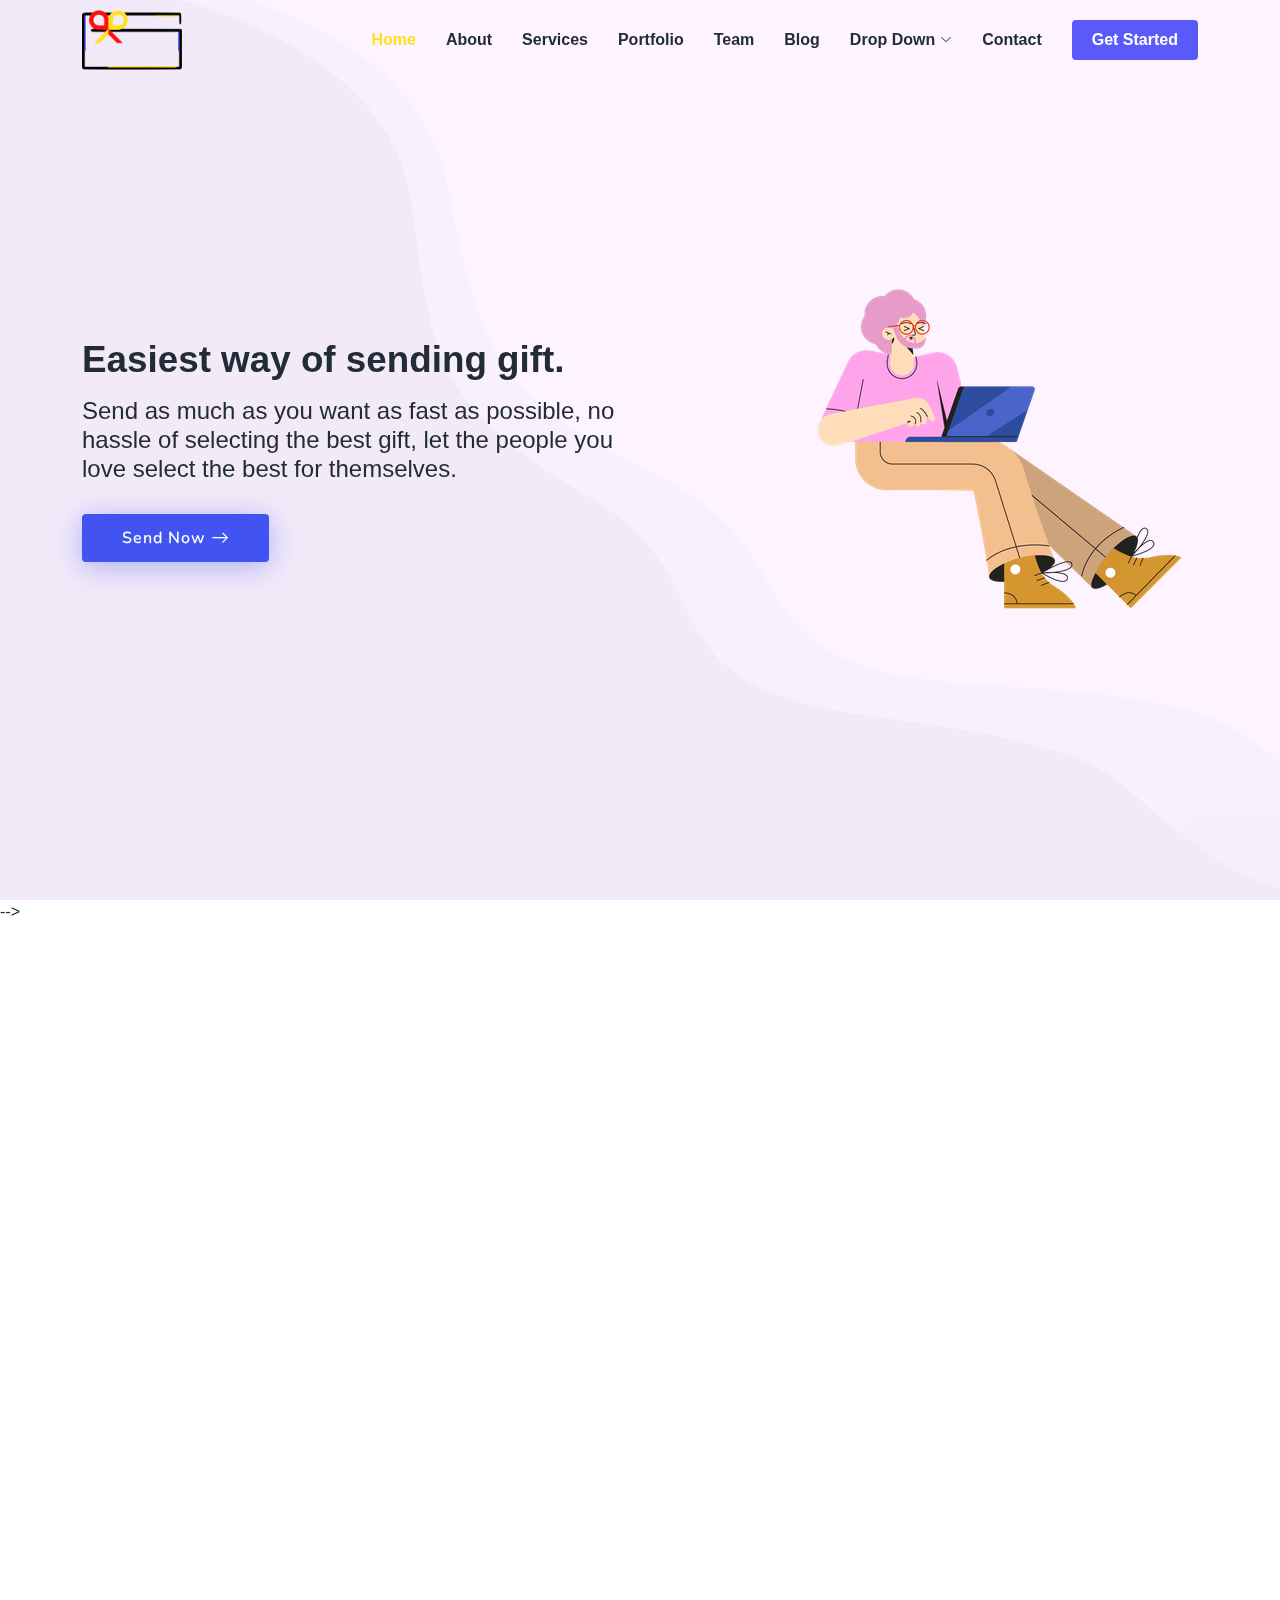
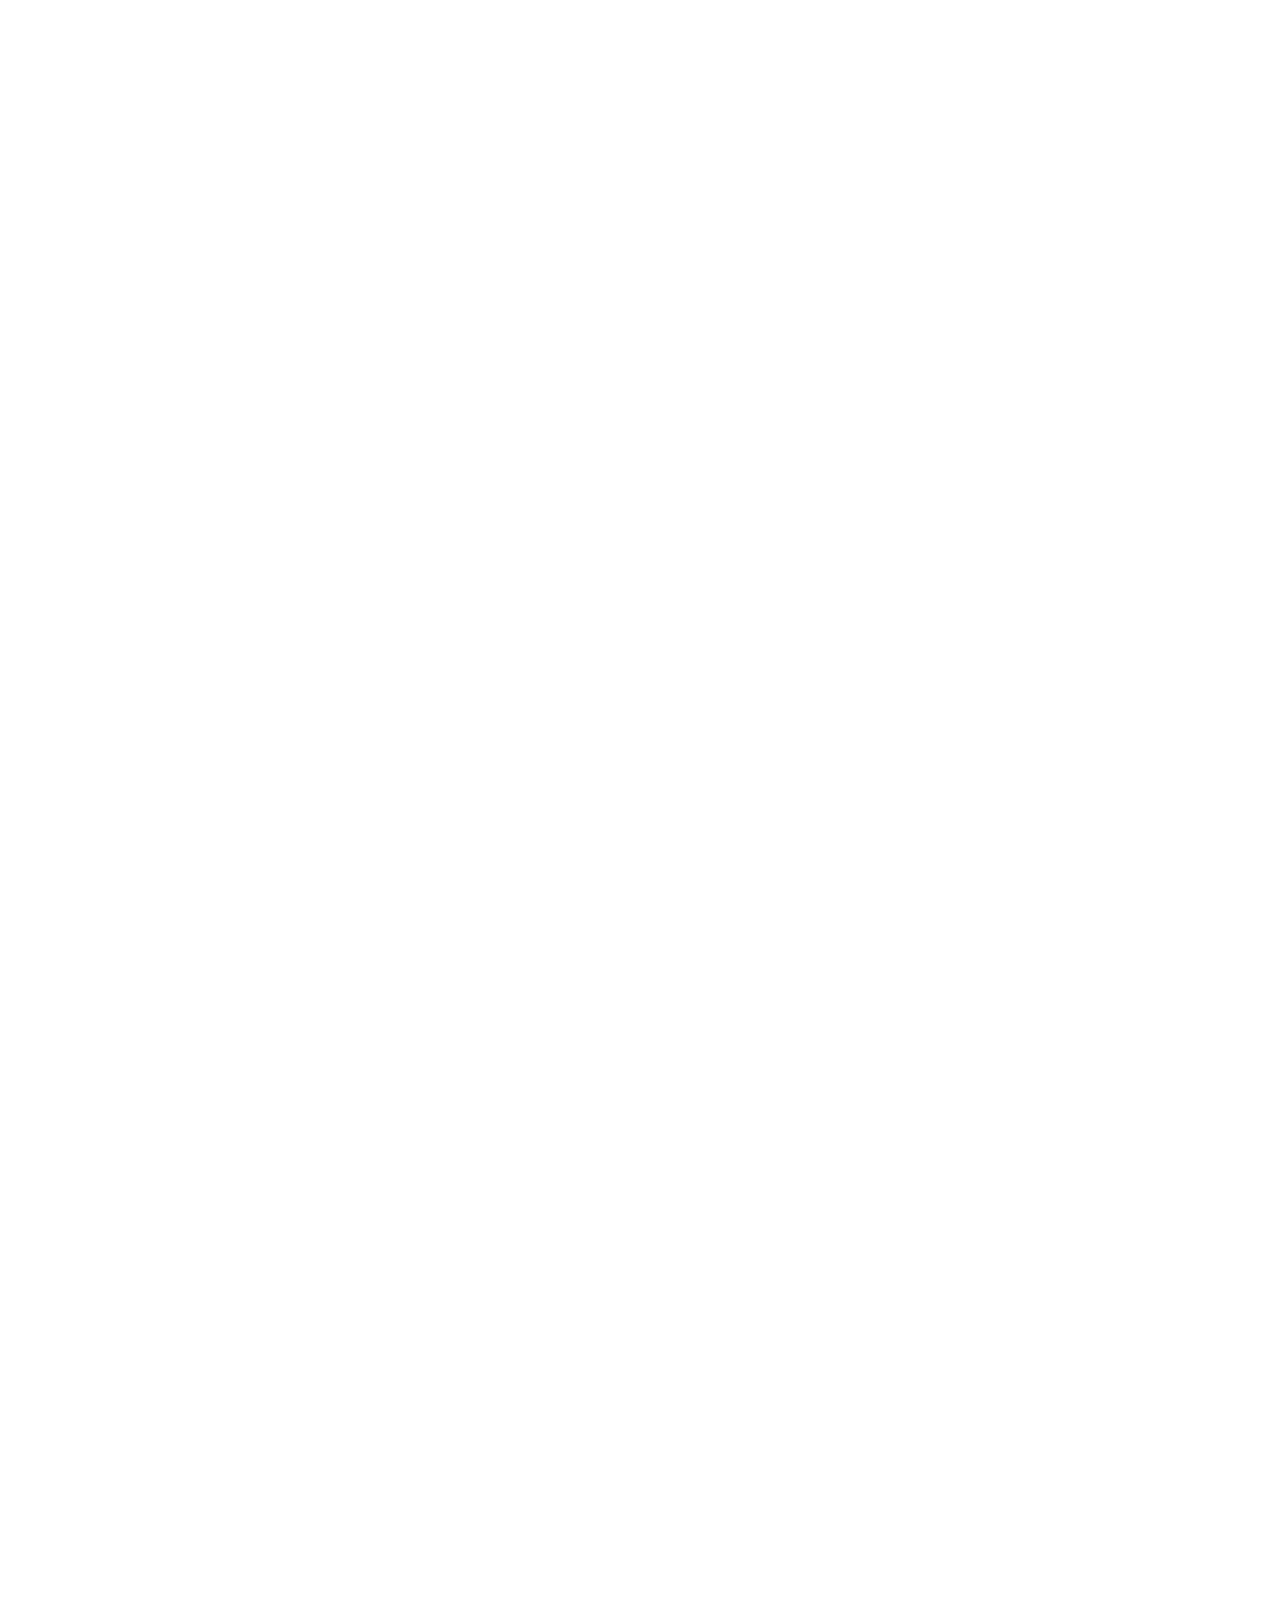
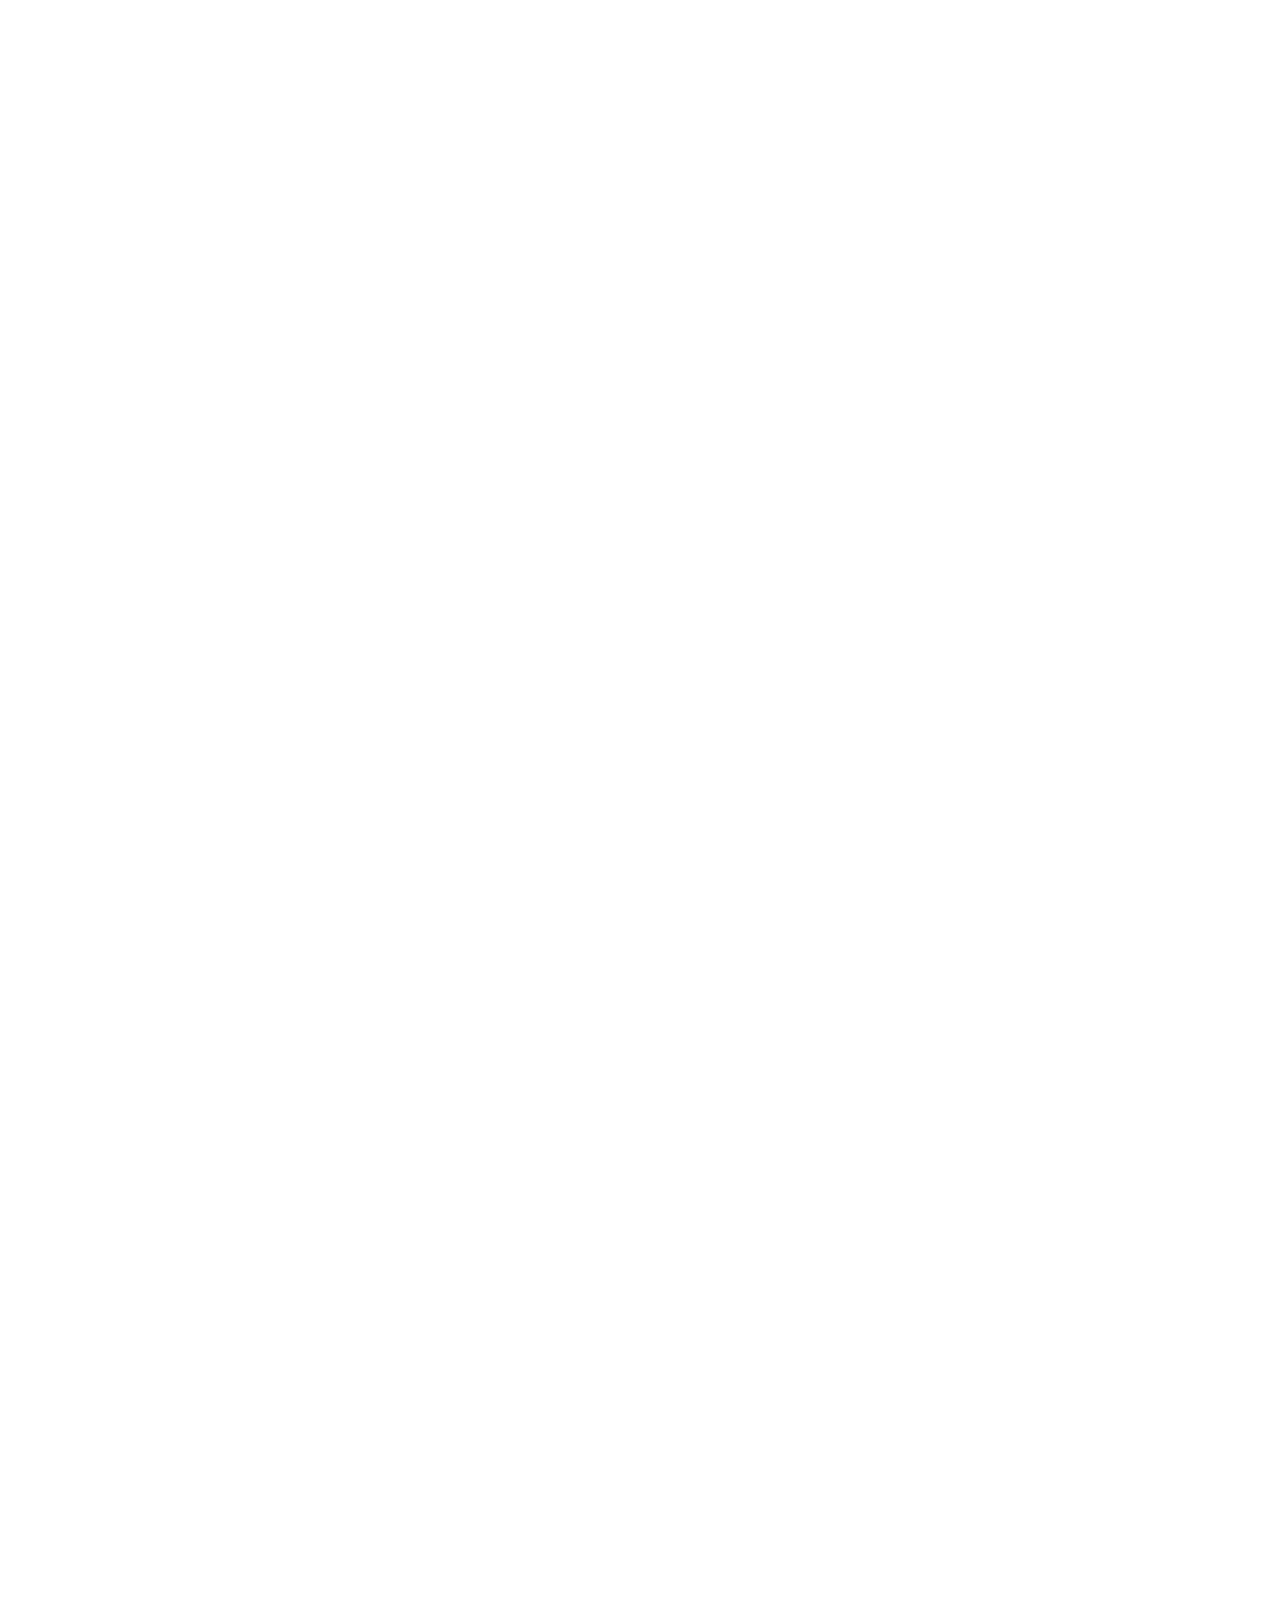
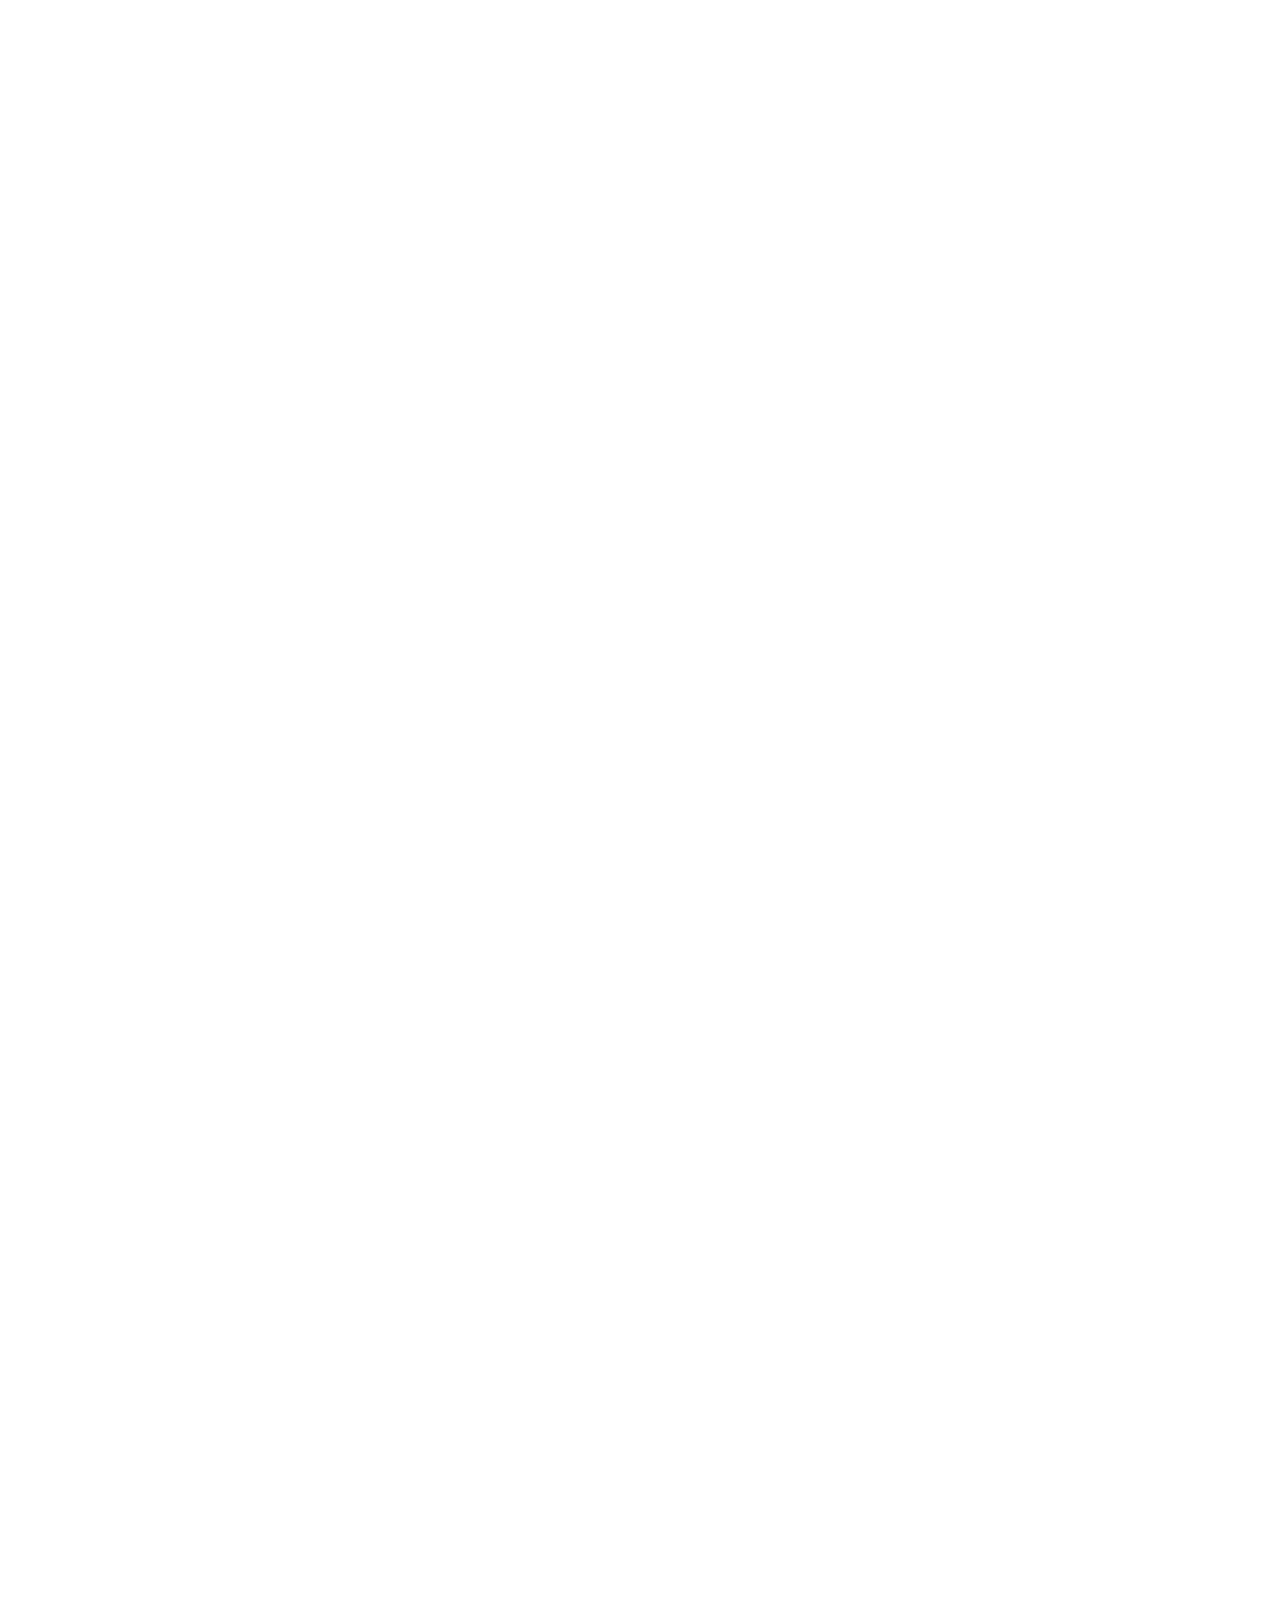
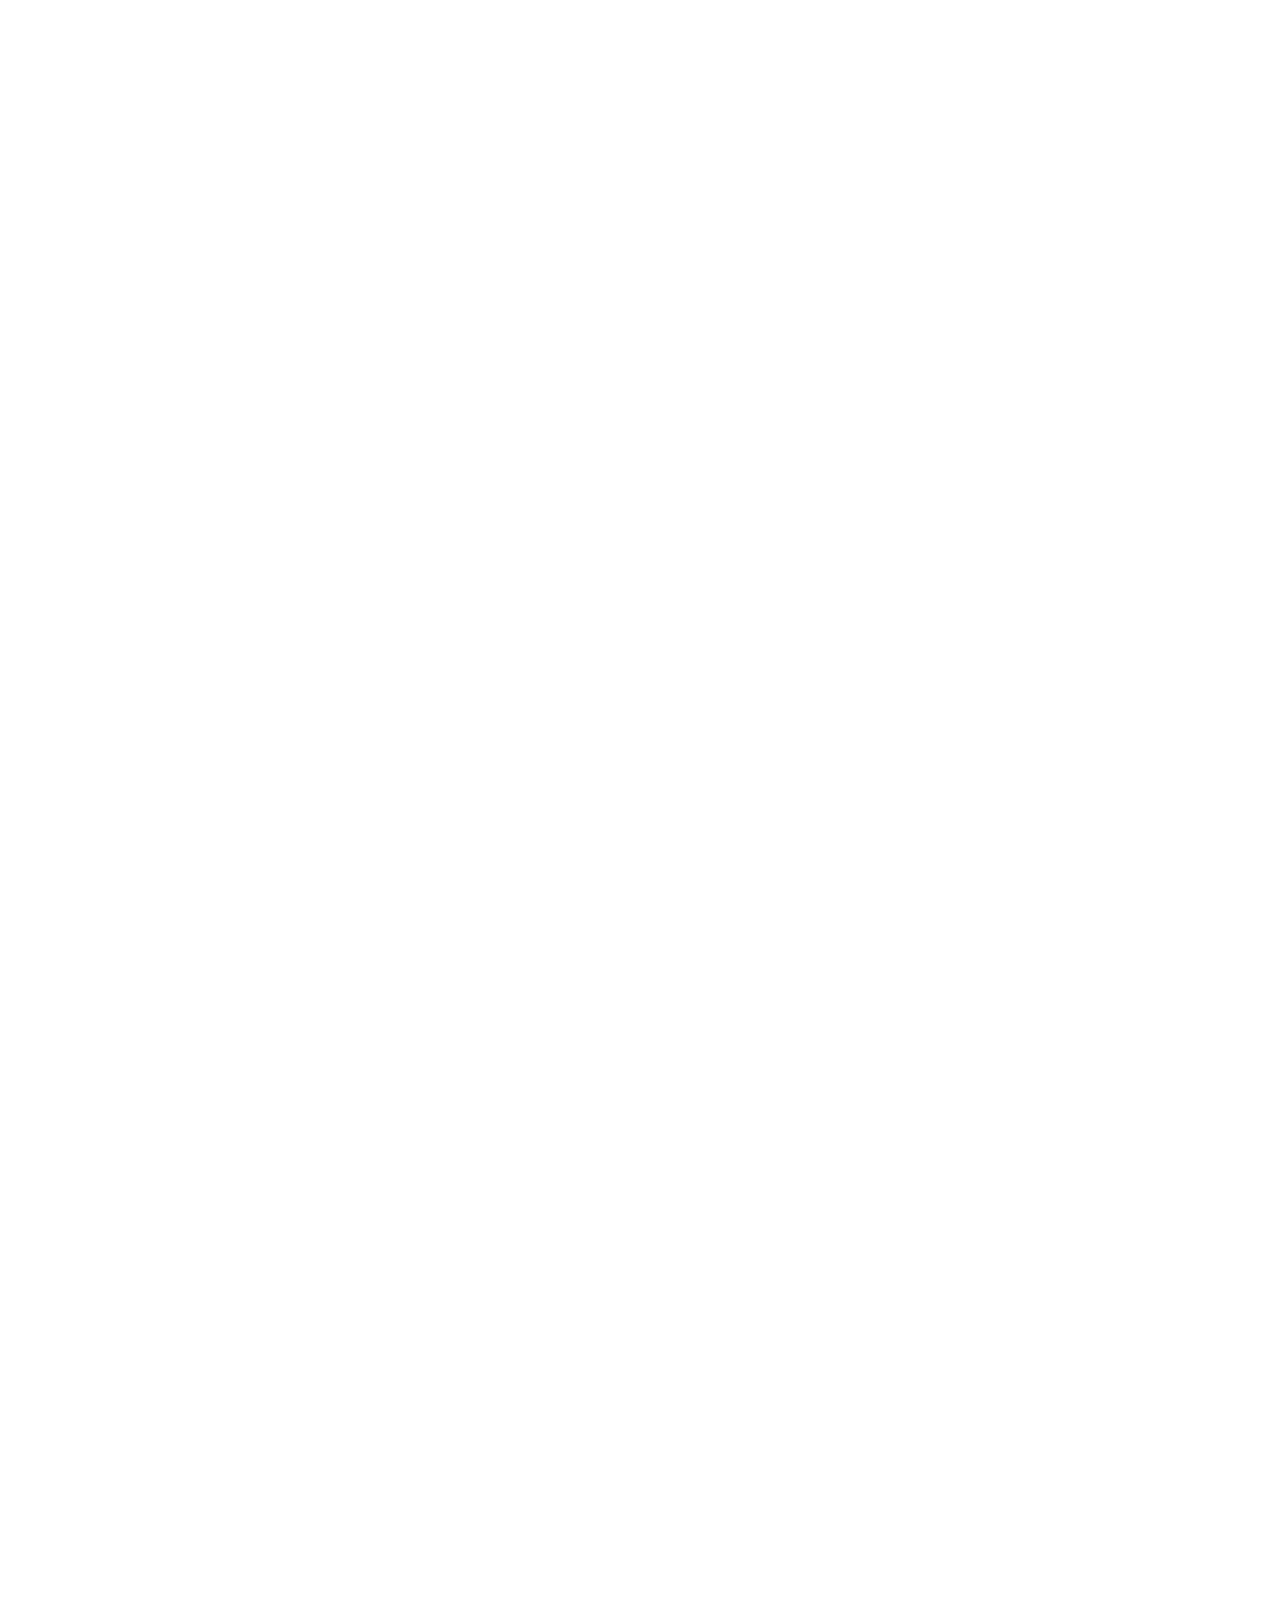
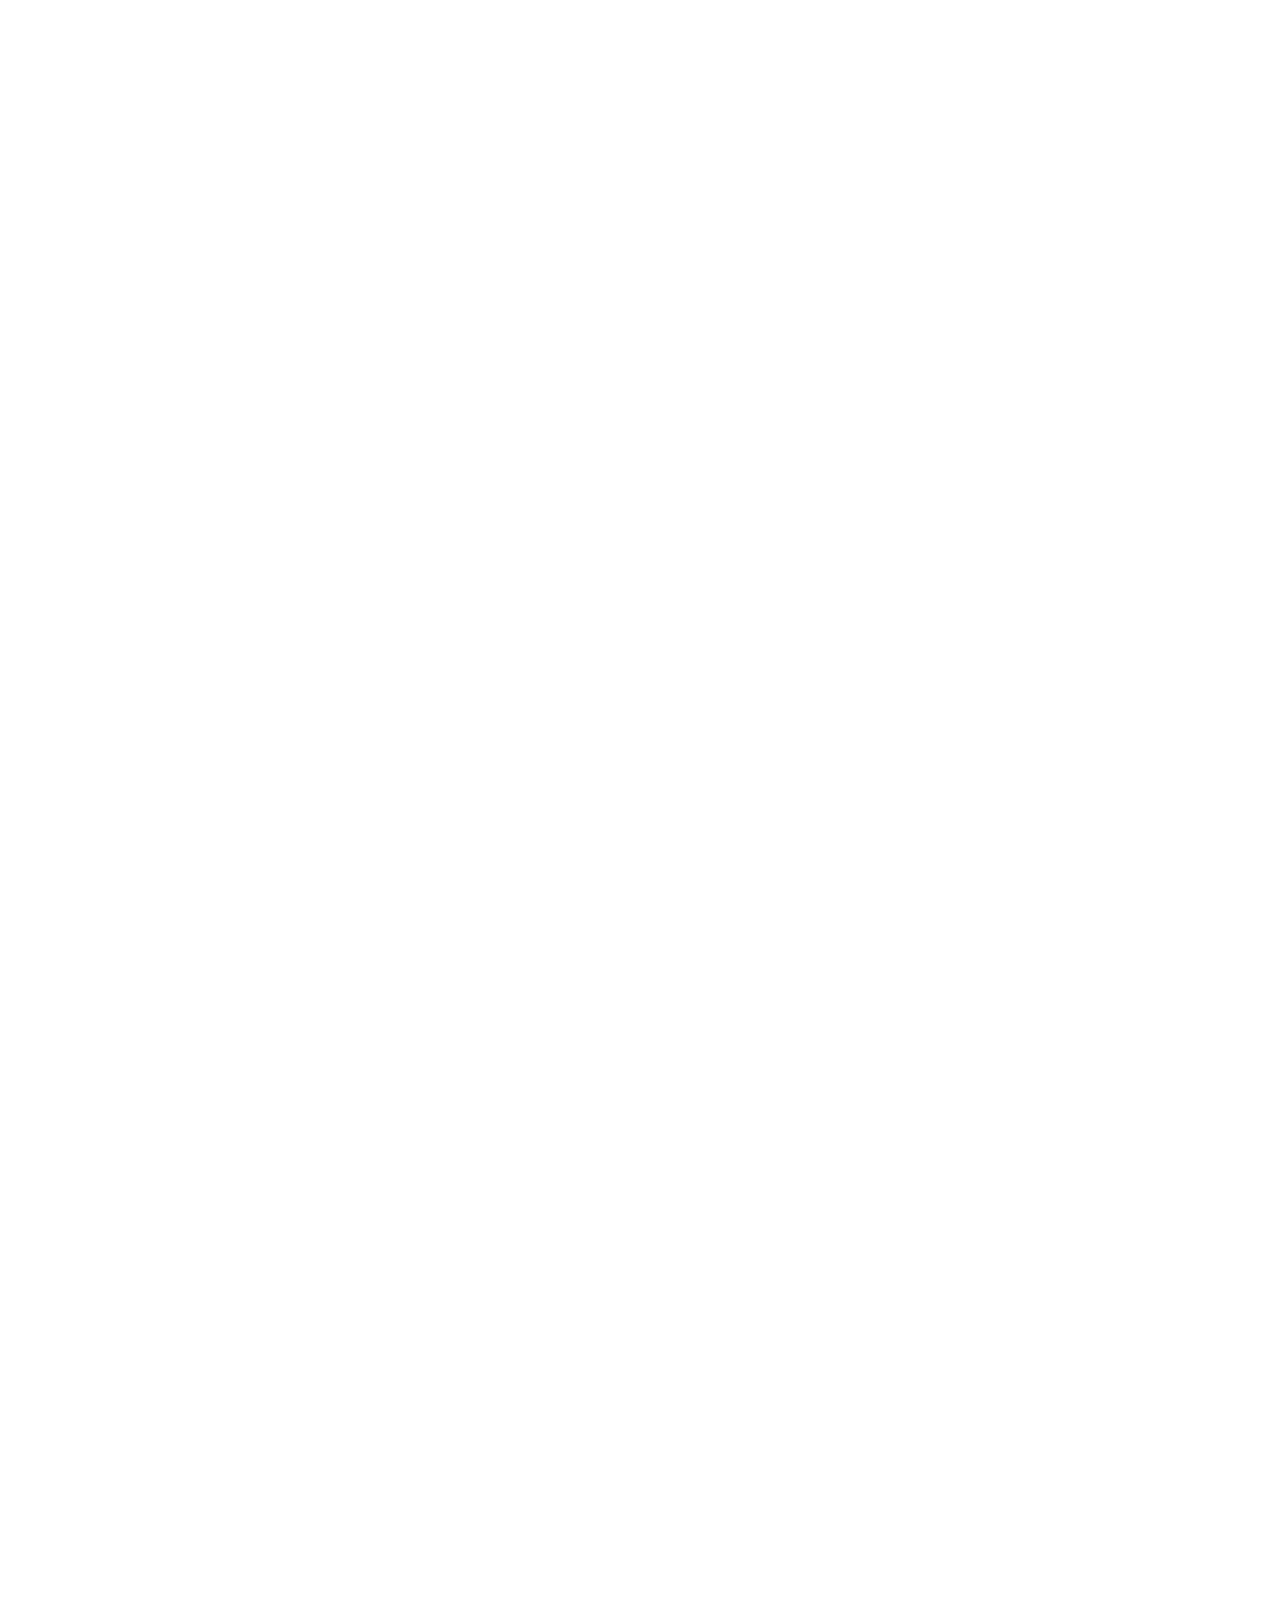
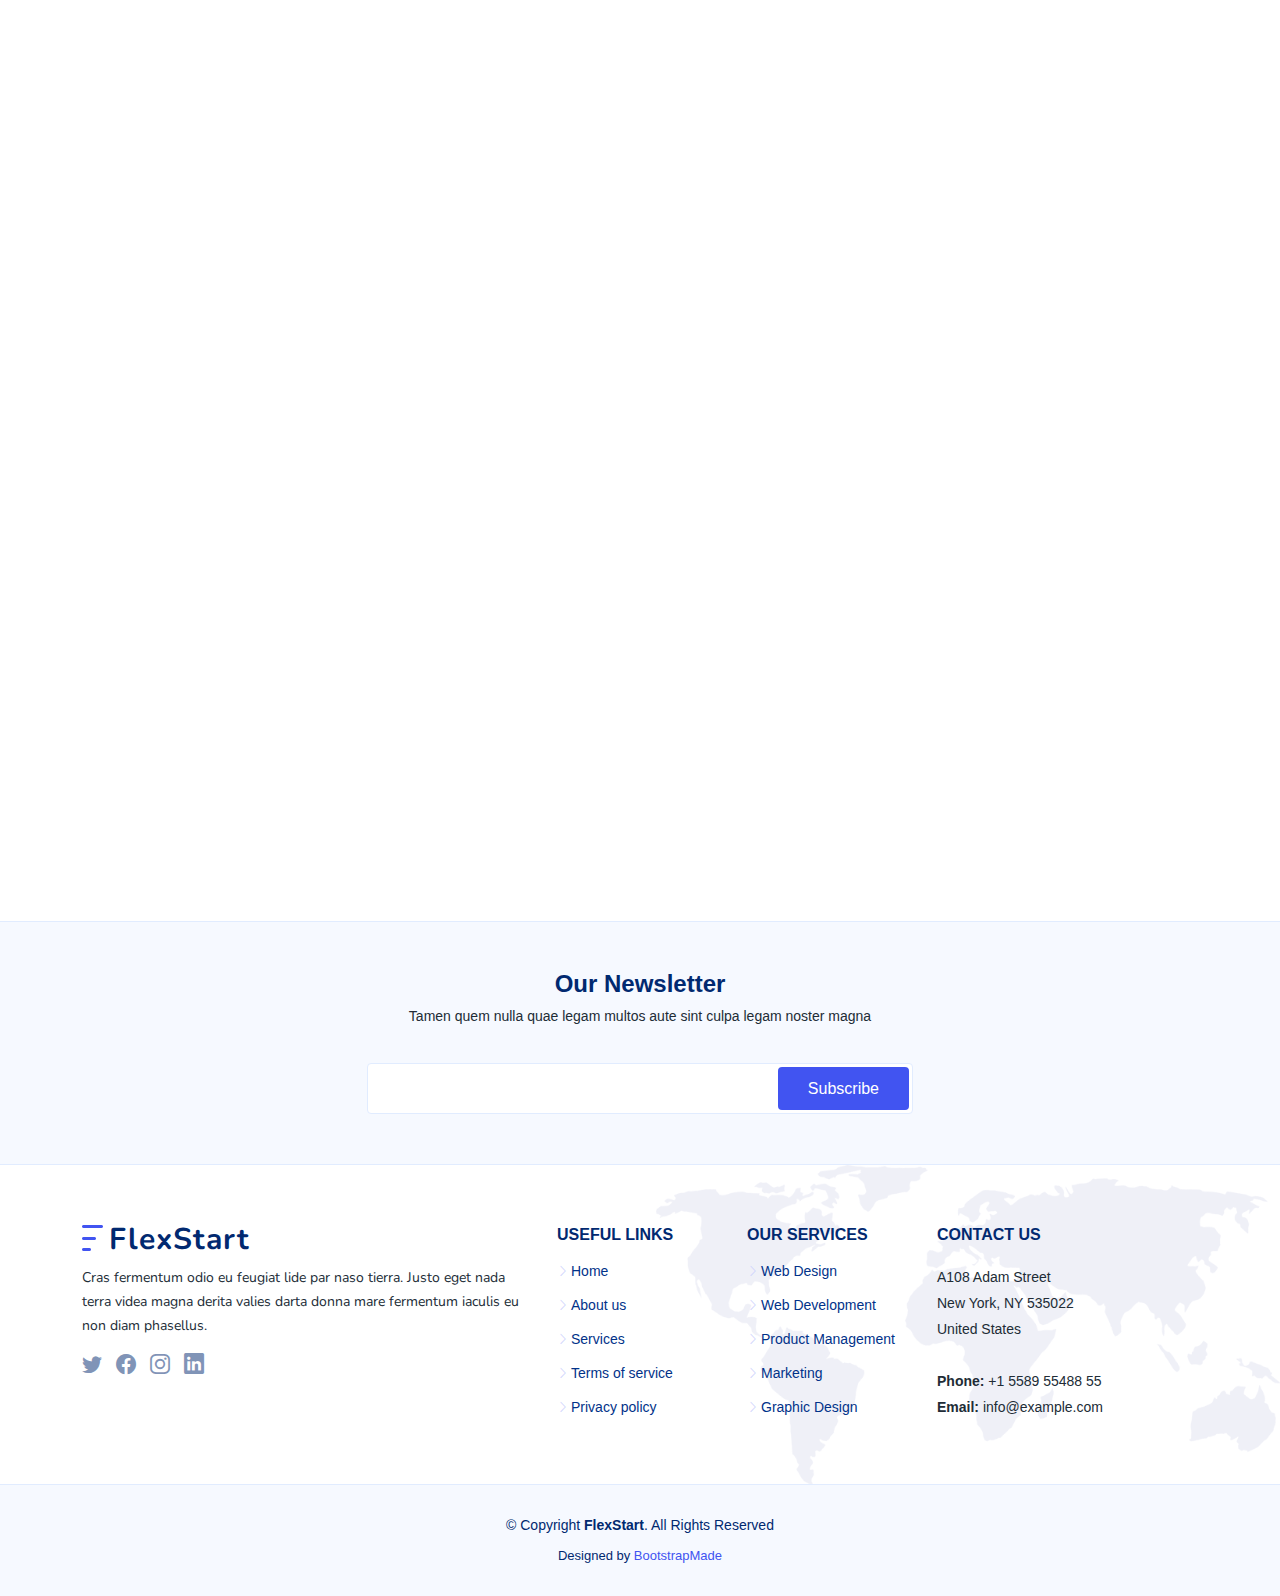
<file: index.html>
<!DOCTYPE html>
<html lang="en">

<head>
  <meta charset="utf-8">
  <meta content="width=device-width, initial-scale=1.0" name="viewport">

  <title>BendenBi</title>
  <meta content="" name="description">

  <meta content="" name="keywords">

  <!-- Favicons -->
  <link href="assets/img/favicon.png" rel="icon">
  <link href="assets/img/apple-touch-icon.png" rel="apple-touch-icon">

  <!-- Google Fonts -->
  <link href="https://fonts.googleapis.com/css?family=Open+Sans:300,300i,400,400i,600,600i,700,700i|Nunito:300,300i,400,400i,600,600i,700,700i|Poppins:300,300i,400,400i,500,500i,600,600i,700,700i" rel="stylesheet">

  <!-- Vendor CSS Files -->
  <link href="assets/vendor/bootstrap/css/bootstrap.min.css" rel="stylesheet">
  <link href="assets/vendor/bootstrap-icons/bootstrap-icons.css" rel="stylesheet">
  <link href="assets/vendor/aos/aos.css" rel="stylesheet">
  <link href="assets/vendor/remixicon/remixicon.css" rel="stylesheet">
  <link href="assets/vendor/swiper/swiper-bundle.min.css" rel="stylesheet">
  <link href="assets/vendor/glightbox/css/glightbox.min.css" rel="stylesheet">

  <!-- Template Main CSS File -->
  <link href="assets/css/style.css" rel="stylesheet">


</head>

<body>

  <!-- ======= Header ======= -->
  <header id="header" class="header fixed-top">
    <div class="container-fluid container-xl d-flex align-items-center justify-content-between">

      <a href="index.html" class="logo d-flex align-items-center">
        <img src="assets/img/Benden-logo.png" alt="">

      <!--    <span>BendenBi</span>     -->
      </a>

      <nav id="navbar" class="navbar">
        <ul>
          <li><a class="nav-link scrollto active" href="#hero">Home</a></li>
          <li><a class="nav-link scrollto" href="#about">About</a></li>
          <li><a class="nav-link scrollto" href="#services">Services</a></li>
          <li><a class="nav-link scrollto" href="#portfolio">Portfolio</a></li>
          <li><a class="nav-link scrollto" href="#team">Team</a></li>
          <li><a href="blog.html">Blog</a></li>
          <li class="dropdown"><a href="#"><span>Drop Down</span> <i class="bi bi-chevron-down"></i></a>
            <ul>
              <li><a href="#">Drop Down 1</a></li>
              <li class="dropdown"><a href="#"><span>Deep Drop Down</span> <i class="bi bi-chevron-right"></i></a>
                <ul>
                  <li><a href="#">Deep Drop Down 1</a></li>
                  <li><a href="#">Deep Drop Down 2</a></li>
                  <li><a href="#">Deep Drop Down 3</a></li>
                  <li><a href="#">Deep Drop Down 4</a></li>
                  <li><a href="#">Deep Drop Down 5</a></li>
                </ul>
              </li>
              <li><a href="#">Drop Down 2</a></li>
              <li><a href="#">Drop Down 3</a></li>
              <li><a href="#">Drop Down 4</a></li>
            </ul>
          </li>
          <li><a class="nav-link scrollto" href="#contact">Contact</a></li>
          <li><a class="getstarted scrollto" href="#about">Get Started</a></li>
        </ul>
        <i class="bi bi-list mobile-nav-toggle"></i>
      </nav><!-- .navbar -->

    </div>
  </header><!-- End Header -->

  <!-- ======= Hero Section ======= -->
  <section id="hero" class="hero d-flex align-items-center">

    <div class="container">
      <div class="row">
        <div class="col-lg-6 d-flex flex-column justify-content-center">
          <h1 data-aos="fade-up">Easiest way of sending gift.</h1>
          <h2 data-aos="fade-up" data-aos-delay="400">Send as much as you want as fast as possible, no hassle of selecting the best gift, let the people you love select the best for themselves.</h2>
          <div data-aos="fade-up" data-aos-delay="600">
            <div class="text-center text-lg-start">
              <a href="#about" class="btn-get-started scrollto d-inline-flex align-items-center justify-content-center align-self-center">
                <span>Send Now</span>
                <i class="bi bi-arrow-right"></i>
              </a>
            </div>
          </div>
        </div>
        <div class="col-lg-6 hero-img" data-aos="zoom-out" data-aos-delay="200">
          <img src="assets/img/Amigos.png" class="img-fluid" alt="">
        </div>
      </div>
    </div>

  </section><!-- End Hero -->

  <main id="main">
    <!-- ======= About Section ======= -->
    <!--
    <section id="about" class="about">

      <div class="container" data-aos="fade-up">
        <div class="row gx-0">

          <div class="col-lg-6 d-flex flex-column justify-content-center" data-aos="fade-up" data-aos-delay="200">
            <div class="content">
              <h3>Who We Are</h3>
              <h2>Expedita voluptas omnis cupiditate totam eveniet nobis sint iste. Dolores est repellat corrupti reprehenderit.</h2>
              <p>
                Quisquam vel ut sint cum eos hic dolores aperiam. Sed deserunt et. Inventore et et dolor consequatur itaque ut voluptate sed et. Magnam nam ipsum tenetur suscipit voluptatum nam et est corrupti.
              </p>
              <div class="text-center text-lg-start">
                <a href="#" class="btn-read-more d-inline-flex align-items-center justify-content-center align-self-center">
                  <span>Read More</span>
                  <i class="bi bi-arrow-right"></i>
                </a>
              </div>
            </div>
          </div>

          <div class="col-lg-6 d-flex align-items-center" data-aos="zoom-out" data-aos-delay="200">
            <img src="assets/img/about.jpg" class="img-fluid" alt="">
          </div>

        </div>
      </div>

    </section><!-- End About Section -->

    -->

    <!-- ======= Portfolio Section ======= -->
    <section id="portfolio" class="portfolio">

      <div class="container" data-aos="fade-up">

        <header class="section-header">
          <h2>Portfolio</h2>
          <p>Check our latest work</p>
        </header>

        <div class="row" data-aos="fade-up" data-aos-delay="100">
          <div class="col-lg-12 d-flex justify-content-center">
            <ul id="portfolio-flters">
              <li data-filter="*" class="filter-active">All</li>
              <li data-filter=".filter-app">App</li>
              <li data-filter=".filter-card">Card</li>
              <li data-filter=".filter-web">Web</li>
            </ul>
          </div>
        </div>

        <div class="row gy-4 portfolio-container" data-aos="fade-up" data-aos-delay="200">

          <div class="col-lg-4 col-md-6 portfolio-item filter-app">
            <div class="portfolio-wrap">
              <img src="assets/img/portfolio/portfolio-1.jpg" class="img-fluid" alt="">
              <div class="portfolio-info">
                <h4>App 1</h4>
                <p>App</p>
                <div class="portfolio-links">
                  <a href="assets/img/portfolio/portfolio-1.jpg" data-gallery="portfolioGallery" class="portfokio-lightbox" title="App 1"><i class="bi bi-plus"></i></a>
                  <a href="portfolio-details.html" title="More Details"><i class="bi bi-link"></i></a>
                </div>
              </div>
            </div>
          </div>

          <div class="col-lg-4 col-md-6 portfolio-item filter-web">
            <div class="portfolio-wrap">
              <img src="assets/img/portfolio/portfolio-2.jpg" class="img-fluid" alt="">
              <div class="portfolio-info">
                <h4>Web 3</h4>
                <p>Web</p>
                <div class="portfolio-links">
                  <a href="assets/img/portfolio/portfolio-2.jpg" data-gallery="portfolioGallery" class="portfokio-lightbox" title="Web 3"><i class="bi bi-plus"></i></a>
                  <a href="portfolio-details.html" title="More Details"><i class="bi bi-link"></i></a>
                </div>
              </div>
            </div>
          </div>

          <div class="col-lg-4 col-md-6 portfolio-item filter-app">
            <div class="portfolio-wrap">
              <img src="assets/img/portfolio/portfolio-3.jpg" class="img-fluid" alt="">
              <div class="portfolio-info">
                <h4>App 2</h4>
                <p>App</p>
                <div class="portfolio-links">
                  <a href="assets/img/portfolio/portfolio-3.jpg" data-gallery="portfolioGallery" class="portfokio-lightbox" title="App 2"><i class="bi bi-plus"></i></a>
                  <a href="portfolio-details.html" title="More Details"><i class="bi bi-link"></i></a>
                </div>
              </div>
            </div>
          </div>

          <div class="col-lg-4 col-md-6 portfolio-item filter-card">
            <div class="portfolio-wrap">
              <img src="assets/img/portfolio/portfolio-4.jpg" class="img-fluid" alt="">
              <div class="portfolio-info">
                <h4>Card 2</h4>
                <p>Card</p>
                <div class="portfolio-links">
                  <a href="assets/img/portfolio/portfolio-4.jpg" data-gallery="portfolioGallery" class="portfokio-lightbox" title="Card 2"><i class="bi bi-plus"></i></a>
                  <a href="portfolio-details.html" title="More Details"><i class="bi bi-link"></i></a>
                </div>
              </div>
            </div>
          </div>

          <div class="col-lg-4 col-md-6 portfolio-item filter-web">
            <div class="portfolio-wrap">
              <img src="assets/img/portfolio/portfolio-5.jpg" class="img-fluid" alt="">
              <div class="portfolio-info">
                <h4>Web 2</h4>
                <p>Web</p>
                <div class="portfolio-links">
                  <a href="assets/img/portfolio/portfolio-5.jpg" data-gallery="portfolioGallery" class="portfokio-lightbox" title="Web 2"><i class="bi bi-plus"></i></a>
                  <a href="portfolio-details.html" title="More Details"><i class="bi bi-link"></i></a>
                </div>
              </div>
            </div>
          </div>

          <div class="col-lg-4 col-md-6 portfolio-item filter-app">
            <div class="portfolio-wrap">
              <img src="assets/img/portfolio/portfolio-6.jpg" class="img-fluid" alt="">
              <div class="portfolio-info">
                <h4>App 3</h4>
                <p>App</p>
                <div class="portfolio-links">
                  <a href="assets/img/portfolio/portfolio-6.jpg" data-gallery="portfolioGallery" class="portfokio-lightbox" title="App 3"><i class="bi bi-plus"></i></a>
                  <a href="portfolio-details.html" title="More Details"><i class="bi bi-link"></i></a>
                </div>
              </div>
            </div>
          </div>

          <div class="col-lg-4 col-md-6 portfolio-item filter-card">
            <div class="portfolio-wrap">
              <img src="assets/img/portfolio/portfolio-7.jpg" class="img-fluid" alt="">
              <div class="portfolio-info">
                <h4>Card 1</h4>
                <p>Card</p>
                <div class="portfolio-links">
                  <a href="assets/img/portfolio/portfolio-7.jpg" data-gallery="portfolioGallery" class="portfokio-lightbox" title="Card 1"><i class="bi bi-plus"></i></a>
                  <a href="portfolio-details.html" title="More Details"><i class="bi bi-link"></i></a>
                </div>
              </div>
            </div>
          </div>

          <div class="col-lg-4 col-md-6 portfolio-item filter-card">
            <div class="portfolio-wrap">
              <img src="assets/img/portfolio/portfolio-8.jpg" class="img-fluid" alt="">
              <div class="portfolio-info">
                <h4>Card 3</h4>
                <p>Card</p>
                <div class="portfolio-links">
                  <a href="assets/img/portfolio/portfolio-8.jpg" data-gallery="portfolioGallery" class="portfokio-lightbox" title="Card 3"><i class="bi bi-plus"></i></a>
                  <a href="portfolio-details.html" title="More Details"><i class="bi bi-link"></i></a>
                </div>
              </div>
            </div>
          </div>

          <div class="col-lg-4 col-md-6 portfolio-item filter-web">
            <div class="portfolio-wrap">
              <img src="assets/img/portfolio/portfolio-9.jpg" class="img-fluid" alt="">
              <div class="portfolio-info">
                <h4>Web 3</h4>
                <p>Web</p>
                <div class="portfolio-links">
                  <a href="assets/img/portfolio/portfolio-9.jpg" data-gallery="portfolioGallery" class="portfokio-lightbox" title="Web 3"><i class="bi bi-plus"></i></a>
                  <a href="portfolio-details.html" title="More Details"><i class="bi bi-link"></i></a>
                </div>
              </div>
            </div>
          </div>

        </div>

      </div>

    </section><!-- End Portfolio Section -->



    <!-- ======= Values Section ======= -->
    <section id="values" class="values">

      <div class="container" data-aos="fade-up">

        <header class="section-header">
          <h2>Our Values</h2>
          <p>Odit est perspiciatis laborum et dicta</p>
        </header>

        <div class="row">

          <div class="col-lg-4">
            <div class="box" data-aos="fade-up" data-aos-delay="200">
              <img src="assets/img/values-1.png" class="img-fluid" alt="">
              <h3>Ad cupiditate sed est odio</h3>
              <p>Eum ad dolor et. Autem aut fugiat debitis voluptatem consequuntur sit. Et veritatis id.</p>
            </div>
          </div>

          <div class="col-lg-4 mt-4 mt-lg-0">
            <div class="box" data-aos="fade-up" data-aos-delay="400">
              <img src="assets/img/values-2.png" class="img-fluid" alt="">
              <h3>Voluptatem voluptatum alias</h3>
              <p>Repudiandae amet nihil natus in distinctio suscipit id. Doloremque ducimus ea sit non.</p>
            </div>
          </div>

          <div class="col-lg-4 mt-4 mt-lg-0">
            <div class="box" data-aos="fade-up" data-aos-delay="600">
              <img src="assets/img/values-3.png" class="img-fluid" alt="">
              <h3>Fugit cupiditate alias nobis.</h3>
              <p>Quam rem vitae est autem molestias explicabo debitis sint. Vero aliquid quidem commodi.</p>
            </div>
          </div>

        </div>

      </div>

    </section><!-- End Values Section -->

    <!-- ======= Counts Section ======= -->
    <section id="counts" class="counts">
      <div class="container" data-aos="fade-up">

        <div class="row gy-4">

          <div class="col-lg-3 col-md-6">
            <div class="count-box">
              <i class="bi bi-emoji-smile"></i>
              <div>
                <span data-purecounter-start="0" data-purecounter-end="232" data-purecounter-duration="1" class="purecounter"></span>
                <p>Happy Clients</p>
              </div>
            </div>
          </div>

          <div class="col-lg-3 col-md-6">
            <div class="count-box">
              <i class="bi bi-journal-richtext" style="color: #ee6c20;"></i>
              <div>
                <span data-purecounter-start="0" data-purecounter-end="521" data-purecounter-duration="1" class="purecounter"></span>
                <p>Projects</p>
              </div>
            </div>
          </div>

          <div class="col-lg-3 col-md-6">
            <div class="count-box">
              <i class="bi bi-headset" style="color: #15be56;"></i>
              <div>
                <span data-purecounter-start="0" data-purecounter-end="1463" data-purecounter-duration="1" class="purecounter"></span>
                <p>Hours Of Support</p>
              </div>
            </div>
          </div>

          <div class="col-lg-3 col-md-6">
            <div class="count-box">
              <i class="bi bi-people" style="color: #bb0852;"></i>
              <div>
                <span data-purecounter-start="0" data-purecounter-end="15" data-purecounter-duration="1" class="purecounter"></span>
                <p>Hard Workers</p>
              </div>
            </div>
          </div>

        </div>

      </div>
    </section><!-- End Counts Section -->

    <!-- ======= Features Section ======= -->
    <section id="features" class="features">

      <div class="container" data-aos="fade-up">

        <header class="section-header">
          <h2>Features</h2>
          <p>Laboriosam et omnis fuga quis dolor direda fara</p>
        </header>

        <div class="row">

          <div class="col-lg-6">
            <img src="assets/img/features.png" class="img-fluid" alt="">
          </div>

          <div class="col-lg-6 mt-5 mt-lg-0 d-flex">
            <div class="row align-self-center gy-4">

              <div class="col-md-6" data-aos="zoom-out" data-aos-delay="200">
                <div class="feature-box d-flex align-items-center">
                  <i class="bi bi-check"></i>
                  <h3>Eos aspernatur rem</h3>
                </div>
              </div>

              <div class="col-md-6" data-aos="zoom-out" data-aos-delay="300">
                <div class="feature-box d-flex align-items-center">
                  <i class="bi bi-check"></i>
                  <h3>Facilis neque ipsa</h3>
                </div>
              </div>

              <div class="col-md-6" data-aos="zoom-out" data-aos-delay="400">
                <div class="feature-box d-flex align-items-center">
                  <i class="bi bi-check"></i>
                  <h3>Volup amet voluptas</h3>
                </div>
              </div>

              <div class="col-md-6" data-aos="zoom-out" data-aos-delay="500">
                <div class="feature-box d-flex align-items-center">
                  <i class="bi bi-check"></i>
                  <h3>Rerum omnis sint</h3>
                </div>
              </div>

              <div class="col-md-6" data-aos="zoom-out" data-aos-delay="600">
                <div class="feature-box d-flex align-items-center">
                  <i class="bi bi-check"></i>
                  <h3>Alias possimus</h3>
                </div>
              </div>

              <div class="col-md-6" data-aos="zoom-out" data-aos-delay="700">
                <div class="feature-box d-flex align-items-center">
                  <i class="bi bi-check"></i>
                  <h3>Repellendus mollitia</h3>
                </div>
              </div>

            </div>
          </div>

        </div> <!-- / row -->

        <!-- Feature Tabs -->
        <div class="row feture-tabs" data-aos="fade-up">
          <div class="col-lg-6">
            <h3>Neque officiis dolore maiores et exercitationem quae est seda lidera pat claero</h3>

            <!-- Tabs -->
            <ul class="nav nav-pills mb-3">
              <li>
                <a class="nav-link active" data-bs-toggle="pill" href="#tab1">Saepe fuga</a>
              </li>
              <li>
                <a class="nav-link" data-bs-toggle="pill" href="#tab2">Voluptates</a>
              </li>
              <li>
                <a class="nav-link" data-bs-toggle="pill" href="#tab3">Corrupti</a>
              </li>
            </ul><!-- End Tabs -->

            <!-- Tab Content -->
            <div class="tab-content">

              <div class="tab-pane fade show active" id="tab1">
                <p>Consequuntur inventore voluptates consequatur aut vel et. Eos doloribus expedita. Sapiente atque consequatur minima nihil quae aspernatur quo suscipit voluptatem.</p>
                <div class="d-flex align-items-center mb-2">
                  <i class="bi bi-check2"></i>
                  <h4>Repudiandae rerum velit modi et officia quasi facilis</h4>
                </div>
                <p>Laborum omnis voluptates voluptas qui sit aliquam blanditiis. Sapiente minima commodi dolorum non eveniet magni quaerat nemo et.</p>
                <div class="d-flex align-items-center mb-2">
                  <i class="bi bi-check2"></i>
                  <h4>Incidunt non veritatis illum ea ut nisi</h4>
                </div>
                <p>Non quod totam minus repellendus autem sint velit. Rerum debitis facere soluta tenetur. Iure molestiae assumenda sunt qui inventore eligendi voluptates nisi at. Dolorem quo tempora. Quia et perferendis.</p>
              </div><!-- End Tab 1 Content -->

              <div class="tab-pane fade show" id="tab2">
                <p>Consequuntur inventore voluptates consequatur aut vel et. Eos doloribus expedita. Sapiente atque consequatur minima nihil quae aspernatur quo suscipit voluptatem.</p>
                <div class="d-flex align-items-center mb-2">
                  <i class="bi bi-check2"></i>
                  <h4>Repudiandae rerum velit modi et officia quasi facilis</h4>
                </div>
                <p>Laborum omnis voluptates voluptas qui sit aliquam blanditiis. Sapiente minima commodi dolorum non eveniet magni quaerat nemo et.</p>
                <div class="d-flex align-items-center mb-2">
                  <i class="bi bi-check2"></i>
                  <h4>Incidunt non veritatis illum ea ut nisi</h4>
                </div>
                <p>Non quod totam minus repellendus autem sint velit. Rerum debitis facere soluta tenetur. Iure molestiae assumenda sunt qui inventore eligendi voluptates nisi at. Dolorem quo tempora. Quia et perferendis.</p>
              </div><!-- End Tab 2 Content -->

              <div class="tab-pane fade show" id="tab3">
                <p>Consequuntur inventore voluptates consequatur aut vel et. Eos doloribus expedita. Sapiente atque consequatur minima nihil quae aspernatur quo suscipit voluptatem.</p>
                <div class="d-flex align-items-center mb-2">
                  <i class="bi bi-check2"></i>
                  <h4>Repudiandae rerum velit modi et officia quasi facilis</h4>
                </div>
                <p>Laborum omnis voluptates voluptas qui sit aliquam blanditiis. Sapiente minima commodi dolorum non eveniet magni quaerat nemo et.</p>
                <div class="d-flex align-items-center mb-2">
                  <i class="bi bi-check2"></i>
                  <h4>Incidunt non veritatis illum ea ut nisi</h4>
                </div>
                <p>Non quod totam minus repellendus autem sint velit. Rerum debitis facere soluta tenetur. Iure molestiae assumenda sunt qui inventore eligendi voluptates nisi at. Dolorem quo tempora. Quia et perferendis.</p>
              </div><!-- End Tab 3 Content -->

            </div>

          </div>

          <div class="col-lg-6">
            <img src="assets/img/features-2.png" class="img-fluid" alt="">
          </div>

        </div><!-- End Feature Tabs -->

        <!-- Feature Icons -->
        <div class="row feature-icons" data-aos="fade-up">
          <h3>Ratione mollitia eos ab laudantium rerum beatae quo</h3>

          <div class="row">

            <div class="col-xl-4 text-center" data-aos="fade-right" data-aos-delay="100">
              <img src="assets/img/features-3.png" class="img-fluid p-4" alt="">
            </div>

            <div class="col-xl-8 d-flex content">
              <div class="row align-self-center gy-4">

                <div class="col-md-6 icon-box" data-aos="fade-up">
                  <i class="ri-line-chart-line"></i>
                  <div>
                    <h4>Corporis voluptates sit</h4>
                    <p>Consequuntur sunt aut quasi enim aliquam quae harum pariatur laboris nisi ut aliquip</p>
                  </div>
                </div>

                <div class="col-md-6 icon-box" data-aos="fade-up" data-aos-delay="100">
                  <i class="ri-stack-line"></i>
                  <div>
                    <h4>Ullamco laboris nisi</h4>
                    <p>Excepteur sint occaecat cupidatat non proident, sunt in culpa qui officia deserunt</p>
                  </div>
                </div>

                <div class="col-md-6 icon-box" data-aos="fade-up" data-aos-delay="200">
                  <i class="ri-brush-4-line"></i>
                  <div>
                    <h4>Labore consequatur</h4>
                    <p>Aut suscipit aut cum nemo deleniti aut omnis. Doloribus ut maiores omnis facere</p>
                  </div>
                </div>

                <div class="col-md-6 icon-box" data-aos="fade-up" data-aos-delay="300">
                  <i class="ri-magic-line"></i>
                  <div>
                    <h4>Beatae veritatis</h4>
                    <p>Expedita veritatis consequuntur nihil tempore laudantium vitae denat pacta</p>
                  </div>
                </div>

                <div class="col-md-6 icon-box" data-aos="fade-up" data-aos-delay="400">
                  <i class="ri-command-line"></i>
                  <div>
                    <h4>Molestiae dolor</h4>
                    <p>Et fuga et deserunt et enim. Dolorem architecto ratione tensa raptor marte</p>
                  </div>
                </div>

                <div class="col-md-6 icon-box" data-aos="fade-up" data-aos-delay="500">
                  <i class="ri-radar-line"></i>
                  <div>
                    <h4>Explicabo consectetur</h4>
                    <p>Est autem dicta beatae suscipit. Sint veritatis et sit quasi ab aut inventore</p>
                  </div>
                </div>

              </div>
            </div>

          </div>

        </div><!-- End Feature Icons -->

      </div>

    </section><!-- End Features Section -->

    <!-- ======= Services Section ======= -->
    <section id="services" class="services">

      <div class="container" data-aos="fade-up">

        <header class="section-header">
          <h2>Services</h2>
          <p>Veritatis et dolores facere numquam et praesentium</p>
        </header>

        <div class="row gy-4">

          <div class="col-lg-4 col-md-6" data-aos="fade-up" data-aos-delay="200">
            <div class="service-box blue">
              <i class="ri-discuss-line icon"></i>
              <h3>Nesciunt Mete</h3>
              <p>Provident nihil minus qui consequatur non omnis maiores. Eos accusantium minus dolores iure perferendis tempore et consequatur.</p>
              <a href="#" class="read-more"><span>Read More</span> <i class="bi bi-arrow-right"></i></a>
            </div>
          </div>

          <div class="col-lg-4 col-md-6" data-aos="fade-up" data-aos-delay="300">
            <div class="service-box orange">
              <i class="ri-discuss-line icon"></i>
              <h3>Eosle Commodi</h3>
              <p>Ut autem aut autem non a. Sint sint sit facilis nam iusto sint. Libero corrupti neque eum hic non ut nesciunt dolorem.</p>
              <a href="#" class="read-more"><span>Read More</span> <i class="bi bi-arrow-right"></i></a>
            </div>
          </div>

          <div class="col-lg-4 col-md-6" data-aos="fade-up" data-aos-delay="400">
            <div class="service-box green">
              <i class="ri-discuss-line icon"></i>
              <h3>Ledo Markt</h3>
              <p>Ut excepturi voluptatem nisi sed. Quidem fuga consequatur. Minus ea aut. Vel qui id voluptas adipisci eos earum corrupti.</p>
              <a href="#" class="read-more"><span>Read More</span> <i class="bi bi-arrow-right"></i></a>
            </div>
          </div>

          <div class="col-lg-4 col-md-6" data-aos="fade-up" data-aos-delay="500">
            <div class="service-box red">
              <i class="ri-discuss-line icon"></i>
              <h3>Asperiores Commodi</h3>
              <p>Non et temporibus minus omnis sed dolor esse consequatur. Cupiditate sed error ea fuga sit provident adipisci neque.</p>
              <a href="#" class="read-more"><span>Read More</span> <i class="bi bi-arrow-right"></i></a>
            </div>
          </div>

          <div class="col-lg-4 col-md-6" data-aos="fade-up" data-aos-delay="600">
            <div class="service-box purple">
              <i class="ri-discuss-line icon"></i>
              <h3>Velit Doloremque.</h3>
              <p>Cumque et suscipit saepe. Est maiores autem enim facilis ut aut ipsam corporis aut. Sed animi at autem alias eius labore.</p>
              <a href="#" class="read-more"><span>Read More</span> <i class="bi bi-arrow-right"></i></a>
            </div>
          </div>

          <div class="col-lg-4 col-md-6" data-aos="fade-up" data-aos-delay="700">
            <div class="service-box pink">
              <i class="ri-discuss-line icon"></i>
              <h3>Dolori Architecto</h3>
              <p>Hic molestias ea quibusdam eos. Fugiat enim doloremque aut neque non et debitis iure. Corrupti recusandae ducimus enim.</p>
              <a href="#" class="read-more"><span>Read More</span> <i class="bi bi-arrow-right"></i></a>
            </div>
          </div>

        </div>

      </div>

    </section><!-- End Services Section -->

    <!-- ======= Pricing Section ======= -->
    <section id="pricing" class="pricing">

      <div class="container" data-aos="fade-up">

        <header class="section-header">
          <h2>Pricing</h2>
          <p>Check our Pricing</p>
        </header>

        <div class="row gy-6" data-aos="fade-left">

          <div class="col-lg-2 col-md-6" data-aos="zoom-in" data-aos-delay="100">
            <div class="box">
              <h3 style="color: #07d5c0;">Free Plan</h3>
              <div class="price"><sup>$</sup>0<span> / mo</span></div>
              <img src="assets/img/pricing-free2.png" class="img-fluid" alt="">
              <ul>
                <li>Aida dere</li>
                <li>Nec feugiat nisl</li>
                <li>Nulla at volutpat dola</li>
                <li class="na">Pharetra massa</li>
                <li class="na">Massa ultricies mi</li>
              </ul>
              <a href="#" class="btn-buy">Buy Now</a>
            </div>
          </div>

          <div class="col-lg-2 col-md-6" data-aos="zoom-in" data-aos-delay="200">
            <div class="box">
              <span class="featured">Featured</span>
              <h3 style="color: #65c600;">Starter Plan</h3>
              <div class="price"><sup>$</sup>19<span> / mo</span></div>
              <img src="assets/img/pricing-starter.png" class="img-fluid" alt="">
              <ul>
                <li>Aida dere</li>
                <li>Nec feugiat nisl</li>
                <li>Nulla at volutpat dola</li>
                <li>Pharetra massa</li>
                <li class="na">Massa ultricies mi</li>
              </ul>
              <a href="#" class="btn-buy">Buy Now</a>
            </div>
          </div>

          <div class="col-lg-2 col-md-6" data-aos="zoom-in" data-aos-delay="300">
            <div class="box">
              <h3 style="color: #ff901c;">Business Plan</h3>
              <div class="price"><sup>$</sup>29<span> / mo</span></div>
              <img src="assets/img/pricing-business.png" class="img-fluid" alt="">
              <ul>
                <li>Aida dere</li>
                <li>Nec feugiat nisl</li>
                <li>Nulla at volutpat dola</li>
                <li>Pharetra massa</li>
                <li>Massa ultricies mi</li>
              </ul>
              <a href="#" class="btn-buy">Buy Now</a>
            </div>
          </div>

          <div class="col-lg-2 col-md-6" data-aos="zoom-in" data-aos-delay="300">
            <div class="box">
              <h3 style="color: #ff901c;">Business Plan</h3>
              <div class="price"><sup>$</sup>29<span> / mo</span></div>
              <img src="assets/img/pricing-business.png" class="img-fluid" alt="">
              <ul>
                <li>Aida dere</li>
                <li>Nec feugiat nisl</li>
                <li>Nulla at volutpat dola</li>
                <li>Pharetra massa</li>
                <li>Massa ultricies mi</li>
              </ul>
              <a href="#" class="btn-buy">Buy Now</a>
            </div>
          </div>

          <div class="col-lg-2 col-md-6" data-aos="zoom-in" data-aos-delay="300">
            <div class="box">
              <h3 style="color: #ff901c;">Business Plan</h3>
              <div class="price"><sup>$</sup>29<span> / mo</span></div>
              <img src="assets/img/pricing-business.png" class="img-fluid" alt="">
              <ul>
                <li>Aida dere</li>
                <li>Nec feugiat nisl</li>
                <li>Nulla at volutpat dola</li>
                <li>Pharetra massa</li>
                <li>Massa ultricies mi</li>
              </ul>
              <a href="#" class="btn-buy">Buy Now</a>
            </div>
          </div>

          <div class="col-lg-2 col-md-6" data-aos="zoom-in" data-aos-delay="400">
            <div class="box">
              <h3 style="color: #ff0071;">Ultimate Plan</h3>
              <div class="price"><sup>$</sup>49<span> / mo</span></div>
              <img src="assets/img/pricing-ultimate.png" class="img-fluid" alt="">
              <ul>
                <li>Aida dere</li>
                <li>Nec feugiat nisl</li>
                <li>Nulla at volutpat dola</li>
                <li>Pharetra massa</li>
                <li>Massa ultricies mi</li>
              </ul>
              <a href="#" class="btn-buy">Buy Now</a>
            </div>
          </div>

        </div>

      </div>

    </section><!-- End Pricing Section -->

    <!-- ======= F.A.Q Section ======= -->
    <section id="faq" class="faq">

      <div class="container" data-aos="fade-up">

        <header class="section-header">
          <h2>F.A.Q</h2>
          <p>Frequently Asked Questions</p>
        </header>

        <div class="row">
          <div class="col-lg-6">
            <!-- F.A.Q List 1-->
            <div class="accordion accordion-flush" id="faqlist1">
              <div class="accordion-item">
                <h2 class="accordion-header">
                  <button class="accordion-button collapsed" type="button" data-bs-toggle="collapse" data-bs-target="#faq-content-1">
                    Non consectetur a erat nam at lectus urna duis?
                  </button>
                </h2>
                <div id="faq-content-1" class="accordion-collapse collapse" data-bs-parent="#faqlist1">
                  <div class="accordion-body">
                    Feugiat pretium nibh ipsum consequat. Tempus iaculis urna id volutpat lacus laoreet non curabitur gravida. Venenatis lectus magna fringilla urna porttitor rhoncus dolor purus non.
                  </div>
                </div>
              </div>

              <div class="accordion-item">
                <h2 class="accordion-header">
                  <button class="accordion-button collapsed" type="button" data-bs-toggle="collapse" data-bs-target="#faq-content-2">
                    Feugiat scelerisque varius morbi enim nunc faucibus a pellentesque?
                  </button>
                </h2>
                <div id="faq-content-2" class="accordion-collapse collapse" data-bs-parent="#faqlist1">
                  <div class="accordion-body">
                    Dolor sit amet consectetur adipiscing elit pellentesque habitant morbi. Id interdum velit laoreet id donec ultrices. Fringilla phasellus faucibus scelerisque eleifend donec pretium. Est pellentesque elit ullamcorper dignissim. Mauris ultrices eros in cursus turpis massa tincidunt dui.
                  </div>
                </div>
              </div>

              <div class="accordion-item">
                <h2 class="accordion-header">
                  <button class="accordion-button collapsed" type="button" data-bs-toggle="collapse" data-bs-target="#faq-content-3">
                    Dolor sit amet consectetur adipiscing elit pellentesque habitant morbi?
                  </button>
                </h2>
                <div id="faq-content-3" class="accordion-collapse collapse" data-bs-parent="#faqlist1">
                  <div class="accordion-body">
                    Eleifend mi in nulla posuere sollicitudin aliquam ultrices sagittis orci. Faucibus pulvinar elementum integer enim. Sem nulla pharetra diam sit amet nisl suscipit. Rutrum tellus pellentesque eu tincidunt. Lectus urna duis convallis convallis tellus. Urna molestie at elementum eu facilisis sed odio morbi quis
                  </div>
                </div>
              </div>

            </div>
          </div>

          <div class="col-lg-6">

            <!-- F.A.Q List 2-->
            <div class="accordion accordion-flush" id="faqlist2">

              <div class="accordion-item">
                <h2 class="accordion-header">
                  <button class="accordion-button collapsed" type="button" data-bs-toggle="collapse" data-bs-target="#faq2-content-1">
                    Ac odio tempor orci dapibus. Aliquam eleifend mi in nulla?
                  </button>
                </h2>
                <div id="faq2-content-1" class="accordion-collapse collapse" data-bs-parent="#faqlist2">
                  <div class="accordion-body">
                    Dolor sit amet consectetur adipiscing elit pellentesque habitant morbi. Id interdum velit laoreet id donec ultrices. Fringilla phasellus faucibus scelerisque eleifend donec pretium. Est pellentesque elit ullamcorper dignissim. Mauris ultrices eros in cursus turpis massa tincidunt dui.
                  </div>
                </div>
              </div>

              <div class="accordion-item">
                <h2 class="accordion-header">
                  <button class="accordion-button collapsed" type="button" data-bs-toggle="collapse" data-bs-target="#faq2-content-2">
                    Tempus quam pellentesque nec nam aliquam sem et tortor consequat?
                  </button>
                </h2>
                <div id="faq2-content-2" class="accordion-collapse collapse" data-bs-parent="#faqlist2">
                  <div class="accordion-body">
                    Molestie a iaculis at erat pellentesque adipiscing commodo. Dignissim suspendisse in est ante in. Nunc vel risus commodo viverra maecenas accumsan. Sit amet nisl suscipit adipiscing bibendum est. Purus gravida quis blandit turpis cursus in
                  </div>
                </div>
              </div>

              <div class="accordion-item">
                <h2 class="accordion-header">
                  <button class="accordion-button collapsed" type="button" data-bs-toggle="collapse" data-bs-target="#faq2-content-3">
                    Varius vel pharetra vel turpis nunc eget lorem dolor?
                  </button>
                </h2>
                <div id="faq2-content-3" class="accordion-collapse collapse" data-bs-parent="#faqlist2">
                  <div class="accordion-body">
                    Laoreet sit amet cursus sit amet dictum sit amet justo. Mauris vitae ultricies leo integer malesuada nunc vel. Tincidunt eget nullam non nisi est sit amet. Turpis nunc eget lorem dolor sed. Ut venenatis tellus in metus vulputate eu scelerisque. Pellentesque diam volutpat commodo sed egestas egestas fringilla phasellus faucibus. Nibh tellus molestie nunc non blandit massa enim nec.
                  </div>
                </div>
              </div>

            </div>
          </div>

        </div>

      </div>

    </section><!-- End F.A.Q Section -->


    <!-- ======= Testimonials Section ======= -->
    <section id="testimonials" class="testimonials">

      <div class="container" data-aos="fade-up">

        <header class="section-header">
          <h2>Testimonials</h2>
          <p>What they are saying about us</p>
        </header>

        <div class="testimonials-slider swiper-container" data-aos="fade-up" data-aos-delay="200">
          <div class="swiper-wrapper">

            <div class="swiper-slide">
              <div class="testimonial-item">
                <div class="stars">
                  <i class="bi bi-star-fill"></i><i class="bi bi-star-fill"></i><i class="bi bi-star-fill"></i><i class="bi bi-star-fill"></i><i class="bi bi-star-fill"></i>
                </div>
                <p>
                  Proin iaculis purus consequat sem cure digni ssim donec porttitora entum suscipit rhoncus. Accusantium quam, ultricies eget id, aliquam eget nibh et. Maecen aliquam, risus at semper.
                </p>
                <div class="profile mt-auto">
                  <img src="assets/img/testimonials/testimonials-1.jpg" class="testimonial-img" alt="">
                  <h3>Saul Goodman</h3>
                  <h4>Ceo &amp; Founder</h4>
                </div>
              </div>
            </div><!-- End testimonial item -->

            <div class="swiper-slide">
              <div class="testimonial-item">
                <div class="stars">
                  <i class="bi bi-star-fill"></i><i class="bi bi-star-fill"></i><i class="bi bi-star-fill"></i><i class="bi bi-star-fill"></i><i class="bi bi-star-fill"></i>
                </div>
                <p>
                  Export tempor illum tamen malis malis eram quae irure esse labore quem cillum quid cillum eram malis quorum velit fore eram velit sunt aliqua noster fugiat irure amet legam anim culpa.
                </p>
                <div class="profile mt-auto">
                  <img src="assets/img/testimonials/testimonials-2.jpg" class="testimonial-img" alt="">
                  <h3>Sara Wilsson</h3>
                  <h4>Designer</h4>
                </div>
              </div>
            </div><!-- End testimonial item -->

            <div class="swiper-slide">
              <div class="testimonial-item">
                <div class="stars">
                  <i class="bi bi-star-fill"></i><i class="bi bi-star-fill"></i><i class="bi bi-star-fill"></i><i class="bi bi-star-fill"></i><i class="bi bi-star-fill"></i>
                </div>
                <p>
                  Enim nisi quem export duis labore cillum quae magna enim sint quorum nulla quem veniam duis minim tempor labore quem eram duis noster aute amet eram fore quis sint minim.
                </p>
                <div class="profile mt-auto">
                  <img src="assets/img/testimonials/testimonials-3.jpg" class="testimonial-img" alt="">
                  <h3>Jena Karlis</h3>
                  <h4>Store Owner</h4>
                </div>
              </div>
            </div><!-- End testimonial item -->

            <div class="swiper-slide">
              <div class="testimonial-item">
                <div class="stars">
                  <i class="bi bi-star-fill"></i><i class="bi bi-star-fill"></i><i class="bi bi-star-fill"></i><i class="bi bi-star-fill"></i><i class="bi bi-star-fill"></i>
                </div>
                <p>
                  Fugiat enim eram quae cillum dolore dolor amet nulla culpa multos export minim fugiat minim velit minim dolor enim duis veniam ipsum anim magna sunt elit fore quem dolore labore illum veniam.
                </p>
                <div class="profile mt-auto">
                  <img src="assets/img/testimonials/testimonials-4.jpg" class="testimonial-img" alt="">
                  <h3>Matt Brandon</h3>
                  <h4>Freelancer</h4>
                </div>
              </div>
            </div><!-- End testimonial item -->

            <div class="swiper-slide">
              <div class="testimonial-item">
                <div class="stars">
                  <i class="bi bi-star-fill"></i><i class="bi bi-star-fill"></i><i class="bi bi-star-fill"></i><i class="bi bi-star-fill"></i><i class="bi bi-star-fill"></i>
                </div>
                <p>
                  Quis quorum aliqua sint quem legam fore sunt eram irure aliqua veniam tempor noster veniam enim culpa labore duis sunt culpa nulla illum cillum fugiat legam esse veniam culpa fore nisi cillum quid.
                </p>
                <div class="profile mt-auto">
                  <img src="assets/img/testimonials/testimonials-5.jpg" class="testimonial-img" alt="">
                  <h3>John Larson</h3>
                  <h4>Entrepreneur</h4>
                </div>
              </div>
            </div><!-- End testimonial item -->

          </div>
          <div class="swiper-pagination"></div>
        </div>

      </div>

    </section><!-- End Testimonials Section -->

    <!-- ======= Team Section ======= -->
    <section id="team" class="team">

      <div class="container" data-aos="fade-up">

        <header class="section-header">
          <h2>Team</h2>
          <p>Our hard working team</p>
        </header>

        <div class="row gy-4">

          <div class="col-lg-3 col-md-6 d-flex align-items-stretch" data-aos="fade-up" data-aos-delay="100">
            <div class="member">
              <div class="member-img">
                <img src="assets/img/team/team-1.jpg" class="img-fluid" alt="">
                <div class="social">
                  <a href=""><i class="bi bi-twitter"></i></a>
                  <a href=""><i class="bi bi-facebook"></i></a>
                  <a href=""><i class="bi bi-instagram"></i></a>
                  <a href=""><i class="bi bi-linkedin"></i></a>
                </div>
              </div>
              <div class="member-info">
                <h4>Walter White</h4>
                <span>Chief Executive Officer</span>
                <p>Velit aut quia fugit et et. Dolorum ea voluptate vel tempore tenetur ipsa quae aut. Ipsum exercitationem iure minima enim corporis et voluptate.</p>
              </div>
            </div>
          </div>

          <div class="col-lg-3 col-md-6 d-flex align-items-stretch" data-aos="fade-up" data-aos-delay="200">
            <div class="member">
              <div class="member-img">
                <img src="assets/img/team/team-2.jpg" class="img-fluid" alt="">
                <div class="social">
                  <a href=""><i class="bi bi-twitter"></i></a>
                  <a href=""><i class="bi bi-facebook"></i></a>
                  <a href=""><i class="bi bi-instagram"></i></a>
                  <a href=""><i class="bi bi-linkedin"></i></a>
                </div>
              </div>
              <div class="member-info">
                <h4>Sarah Jhonson</h4>
                <span>Product Manager</span>
                <p>Quo esse repellendus quia id. Est eum et accusantium pariatur fugit nihil minima suscipit corporis. Voluptate sed quas reiciendis animi neque sapiente.</p>
              </div>
            </div>
          </div>

          <div class="col-lg-3 col-md-6 d-flex align-items-stretch" data-aos="fade-up" data-aos-delay="300">
            <div class="member">
              <div class="member-img">
                <img src="assets/img/team/team-3.jpg" class="img-fluid" alt="">
                <div class="social">
                  <a href=""><i class="bi bi-twitter"></i></a>
                  <a href=""><i class="bi bi-facebook"></i></a>
                  <a href=""><i class="bi bi-instagram"></i></a>
                  <a href=""><i class="bi bi-linkedin"></i></a>
                </div>
              </div>
              <div class="member-info">
                <h4>William Anderson</h4>
                <span>CTO</span>
                <p>Vero omnis enim consequatur. Voluptas consectetur unde qui molestiae deserunt. Voluptates enim aut architecto porro aspernatur molestiae modi.</p>
              </div>
            </div>
          </div>

          <div class="col-lg-3 col-md-6 d-flex align-items-stretch" data-aos="fade-up" data-aos-delay="400">
            <div class="member">
              <div class="member-img">
                <img src="assets/img/team/team-4.jpg" class="img-fluid" alt="">
                <div class="social">
                  <a href=""><i class="bi bi-twitter"></i></a>
                  <a href=""><i class="bi bi-facebook"></i></a>
                  <a href=""><i class="bi bi-instagram"></i></a>
                  <a href=""><i class="bi bi-linkedin"></i></a>
                </div>
              </div>
              <div class="member-info">
                <h4>Amanda Jepson</h4>
                <span>Accountant</span>
                <p>Rerum voluptate non adipisci animi distinctio et deserunt amet voluptas. Quia aut aliquid doloremque ut possimus ipsum officia.</p>
              </div>
            </div>
          </div>

        </div>

      </div>

    </section><!-- End Team Section -->

    <!-- ======= Clients Section ======= -->
    <section id="clients" class="clients">

      <div class="container" data-aos="fade-up">

        <header class="section-header">
          <h2>Our Clients</h2>
          <p>Temporibus omnis officia</p>
        </header>

        <div class="clients-slider swiper-container">
          <div class="swiper-wrapper align-items-center">
            <div class="swiper-slide"><img src="assets/img/clients/client-1.png" class="img-fluid" alt=""></div>
            <div class="swiper-slide"><img src="assets/img/clients/client-2.png" class="img-fluid" alt=""></div>
            <div class="swiper-slide"><img src="assets/img/clients/client-3.png" class="img-fluid" alt=""></div>
            <div class="swiper-slide"><img src="assets/img/clients/client-4.png" class="img-fluid" alt=""></div>
            <div class="swiper-slide"><img src="assets/img/clients/client-5.png" class="img-fluid" alt=""></div>
            <div class="swiper-slide"><img src="assets/img/clients/client-6.png" class="img-fluid" alt=""></div>
            <div class="swiper-slide"><img src="assets/img/clients/client-7.png" class="img-fluid" alt=""></div>
            <div class="swiper-slide"><img src="assets/img/clients/client-8.png" class="img-fluid" alt=""></div>
          </div>
          <div class="swiper-pagination"></div>
        </div>
      </div>

    </section><!-- End Clients Section -->

    <!-- ======= Recent Blog Posts Section ======= -->
    <section id="recent-blog-posts" class="recent-blog-posts">

      <div class="container" data-aos="fade-up">

        <header class="section-header">
          <h2>Blog</h2>
          <p>Recent posts form our Blog</p>
        </header>

        <div class="row">

          <div class="col-lg-4">
            <div class="post-box">
              <div class="post-img"><img src="assets/img/blog/blog-1.jpg" class="img-fluid" alt=""></div>
              <span class="post-date">Tue, September 15</span>
              <h3 class="post-title">Eum ad dolor et. Autem aut fugiat debitis voluptatem consequuntur sit</h3>
              <a href="blog-singe.html" class="readmore stretched-link mt-auto"><span>Read More</span><i class="bi bi-arrow-right"></i></a>
            </div>
          </div>

          <div class="col-lg-4">
            <div class="post-box">
              <div class="post-img"><img src="assets/img/blog/blog-2.jpg" class="img-fluid" alt=""></div>
              <span class="post-date">Fri, August 28</span>
              <h3 class="post-title">Et repellendus molestiae qui est sed omnis voluptates magnam</h3>
              <a href="blog-singe.html" class="readmore stretched-link mt-auto"><span>Read More</span><i class="bi bi-arrow-right"></i></a>
            </div>
          </div>

          <div class="col-lg-4">
            <div class="post-box">
              <div class="post-img"><img src="assets/img/blog/blog-3.jpg" class="img-fluid" alt=""></div>
              <span class="post-date">Mon, July 11</span>
              <h3 class="post-title">Quia assumenda est et veritatis aut quae</h3>
              <a href="blog-singe.html" class="readmore stretched-link mt-auto"><span>Read More</span><i class="bi bi-arrow-right"></i></a>
            </div>
          </div>

        </div>

      </div>

    </section><!-- End Recent Blog Posts Section -->

    <!-- ======= Contact Section ======= -->
    <section id="contact" class="contact">

      <div class="container" data-aos="fade-up">

        <header class="section-header">
          <h2>Contact</h2>
          <p>Contact Us</p>
        </header>

        <div class="row gy-4">

          <div class="col-lg-6">

            <div class="row gy-4">
              <div class="col-md-6">
                <div class="info-box">
                  <i class="bi bi-geo-alt"></i>
                  <h3>Address</h3>
                  <p>A108 Adam Street,<br>New York, NY 535022</p>
                </div>
              </div>
              <div class="col-md-6">
                <div class="info-box">
                  <i class="bi bi-telephone"></i>
                  <h3>Call Us</h3>
                  <p>+1 5589 55488 55<br>+1 6678 254445 41</p>
                </div>
              </div>
              <div class="col-md-6">
                <div class="info-box">
                  <i class="bi bi-envelope"></i>
                  <h3>Email Us</h3>
                  <p>info@example.com<br>contact@example.com</p>
                </div>
              </div>
              <div class="col-md-6">
                <div class="info-box">
                  <i class="bi bi-clock"></i>
                  <h3>Open Hours</h3>
                  <p>Monday - Friday<br>9:00AM - 05:00PM</p>
                </div>
              </div>
            </div>

          </div>

          <div class="col-lg-6">
            <form action="forms/contact.php" method="post" class="php-email-form">
              <div class="row gy-4">

                <div class="col-md-6">
                  <input type="text" name="name" class="form-control" placeholder="Your Name" required>
                </div>

                <div class="col-md-6 ">
                  <input type="email" class="form-control" name="email" placeholder="Your Email" required>
                </div>

                <div class="col-md-12">
                  <input type="text" class="form-control" name="subject" placeholder="Subject" required>
                </div>

                <div class="col-md-12">
                  <textarea class="form-control" name="message" rows="6" placeholder="Message" required></textarea>
                </div>

                <div class="col-md-12 text-center">
                  <div class="loading">Loading</div>
                  <div class="error-message"></div>
                  <div class="sent-message">Your message has been sent. Thank you!</div>

                  <button type="submit">Send Message</button>
                </div>

              </div>
            </form>

          </div>

        </div>

      </div>

    </section><!-- End Contact Section -->

  </main><!-- End #main -->

  <!-- ======= Footer ======= -->
  <footer id="footer" class="footer">

    <div class="footer-newsletter">
      <div class="container">
        <div class="row justify-content-center">
          <div class="col-lg-12 text-center">
            <h4>Our Newsletter</h4>
            <p>Tamen quem nulla quae legam multos aute sint culpa legam noster magna</p>
          </div>
          <div class="col-lg-6">
            <form action="" method="post">
              <input type="email" name="email"><input type="submit" value="Subscribe">
            </form>
          </div>
        </div>
      </div>
    </div>

    <div class="footer-top">
      <div class="container">
        <div class="row gy-4">
          <div class="col-lg-5 col-md-12 footer-info">
            <a href="index.html" class="logo d-flex align-items-center">
              <img src="assets/img/logo.png" alt="">
              <span>FlexStart</span>
            </a>
            <p>Cras fermentum odio eu feugiat lide par naso tierra. Justo eget nada terra videa magna derita valies darta donna mare fermentum iaculis eu non diam phasellus.</p>
            <div class="social-links mt-3">
              <a href="#" class="twitter"><i class="bi bi-twitter"></i></a>
              <a href="#" class="facebook"><i class="bi bi-facebook"></i></a>
              <a href="#" class="instagram"><i class="bi bi-instagram bx bxl-instagram"></i></a>
              <a href="#" class="linkedin"><i class="bi bi-linkedin bx bxl-linkedin"></i></a>
            </div>
          </div>

          <div class="col-lg-2 col-6 footer-links">
            <h4>Useful Links</h4>
            <ul>
              <li><i class="bi bi-chevron-right"></i> <a href="#">Home</a></li>
              <li><i class="bi bi-chevron-right"></i> <a href="#">About us</a></li>
              <li><i class="bi bi-chevron-right"></i> <a href="#">Services</a></li>
              <li><i class="bi bi-chevron-right"></i> <a href="#">Terms of service</a></li>
              <li><i class="bi bi-chevron-right"></i> <a href="#">Privacy policy</a></li>
            </ul>
          </div>

          <div class="col-lg-2 col-6 footer-links">
            <h4>Our Services</h4>
            <ul>
              <li><i class="bi bi-chevron-right"></i> <a href="#">Web Design</a></li>
              <li><i class="bi bi-chevron-right"></i> <a href="#">Web Development</a></li>
              <li><i class="bi bi-chevron-right"></i> <a href="#">Product Management</a></li>
              <li><i class="bi bi-chevron-right"></i> <a href="#">Marketing</a></li>
              <li><i class="bi bi-chevron-right"></i> <a href="#">Graphic Design</a></li>
            </ul>
          </div>

          <div class="col-lg-3 col-md-12 footer-contact text-center text-md-start">
            <h4>Contact Us</h4>
            <p>
              A108 Adam Street <br>
              New York, NY 535022<br>
              United States <br><br>
              <strong>Phone:</strong> +1 5589 55488 55<br>
              <strong>Email:</strong> info@example.com<br>
            </p>

          </div>

        </div>
      </div>
    </div>

    <div class="container">
      <div class="copyright">
        &copy; Copyright <strong><span>FlexStart</span></strong>. All Rights Reserved
      </div>
      <div class="credits">
        <!-- All the links in the footer should remain intact. -->
        <!-- You can delete the links only if you purchased the pro version. -->
        <!-- Licensing information: https://bootstrapmade.com/license/ -->
        <!-- Purchase the pro version with working PHP/AJAX contact form: https://bootstrapmade.com/flexstart-bootstrap-startup-template/ -->
        Designed by <a href="https://bootstrapmade.com/">BootstrapMade</a>
      </div>
    </div>
  </footer><!-- End Footer -->

  <a href="#" class="back-to-top d-flex align-items-center justify-content-center"><i class="bi bi-arrow-up-short"></i></a>

  <!-- Vendor JS Files -->
  <script src="assets/vendor/bootstrap/js/bootstrap.bundle.js"></script>
  <script src="assets/vendor/aos/aos.js"></script>
  <script src="assets/vendor/php-email-form/validate.js"></script>
  <script src="assets/vendor/swiper/swiper-bundle.min.js"></script>
  <script src="assets/vendor/purecounter/purecounter.js"></script>
  <script src="assets/vendor/isotope-layout/isotope.pkgd.min.js"></script>
  <script src="assets/vendor/glightbox/js/glightbox.min.js"></script>

  <!-- Template Main JS File -->
  <script src="assets/js/main.js"></script>

</body>

</html>
</file>
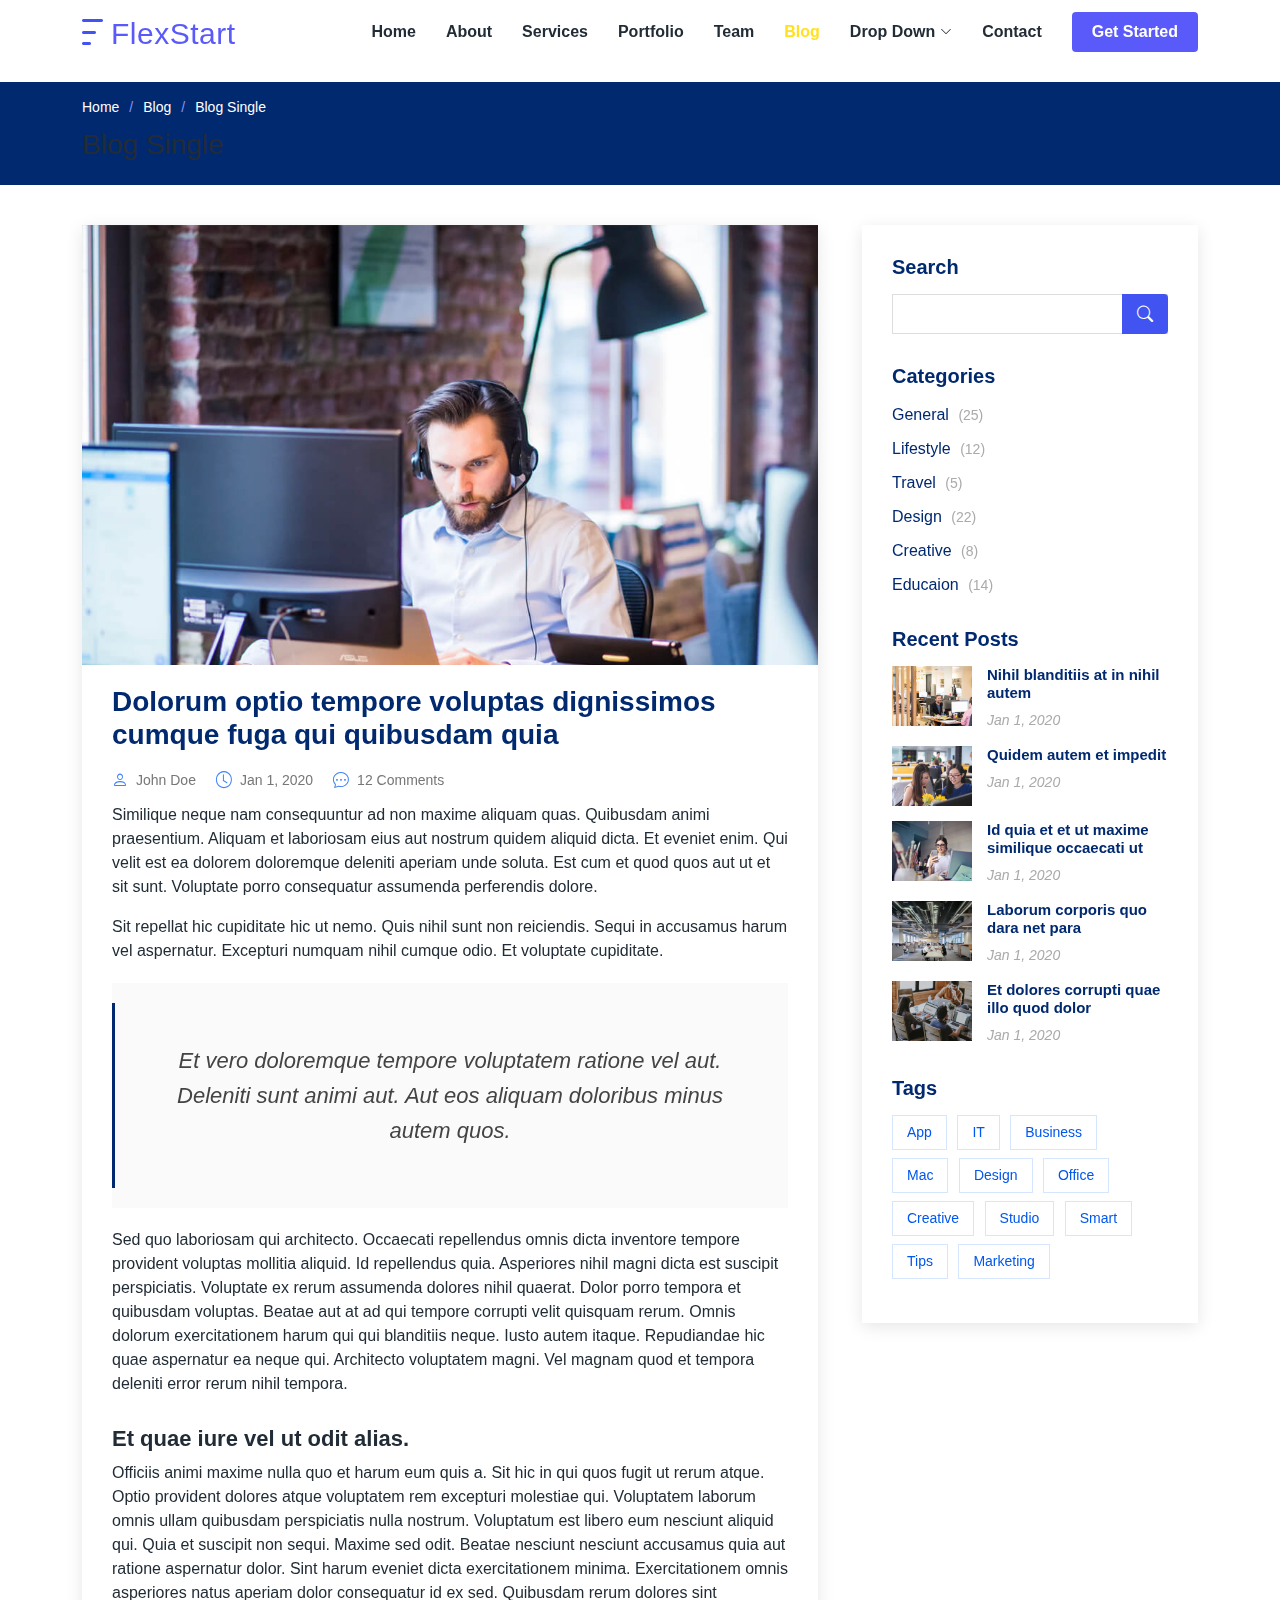
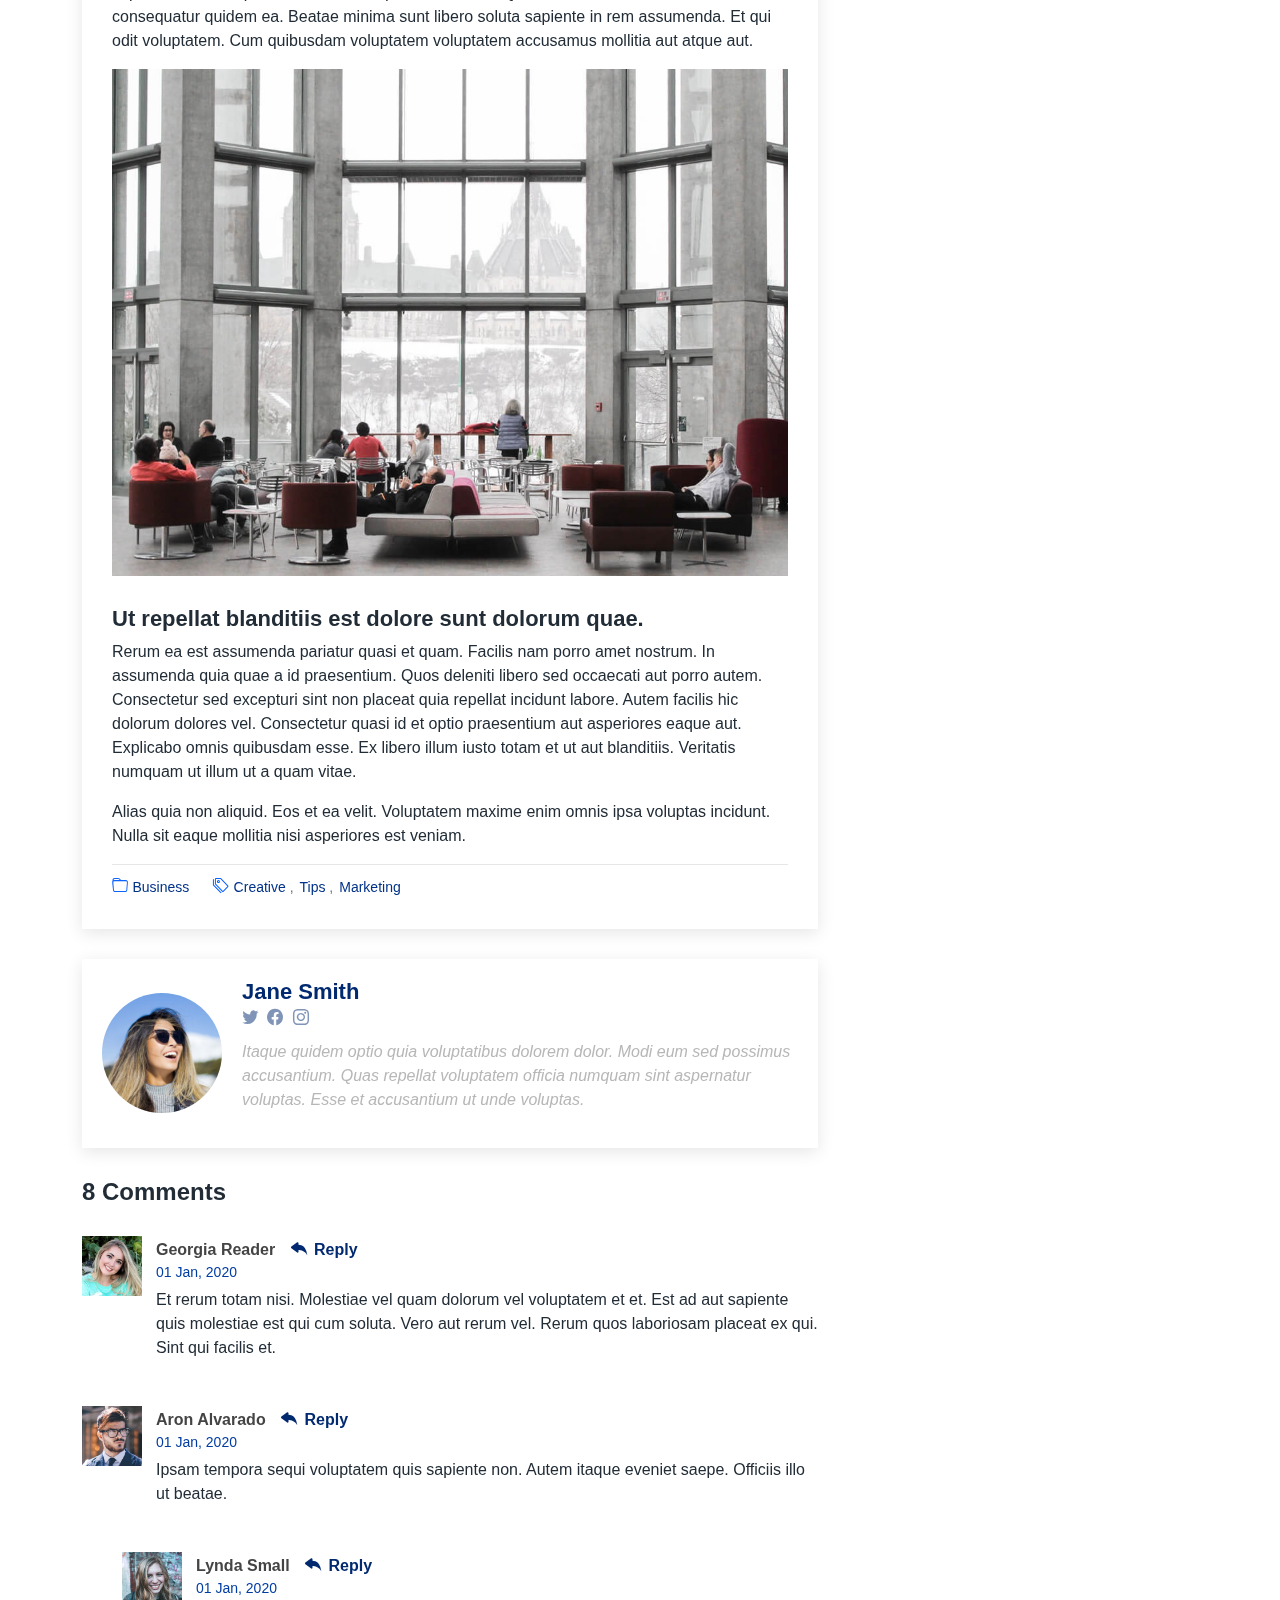
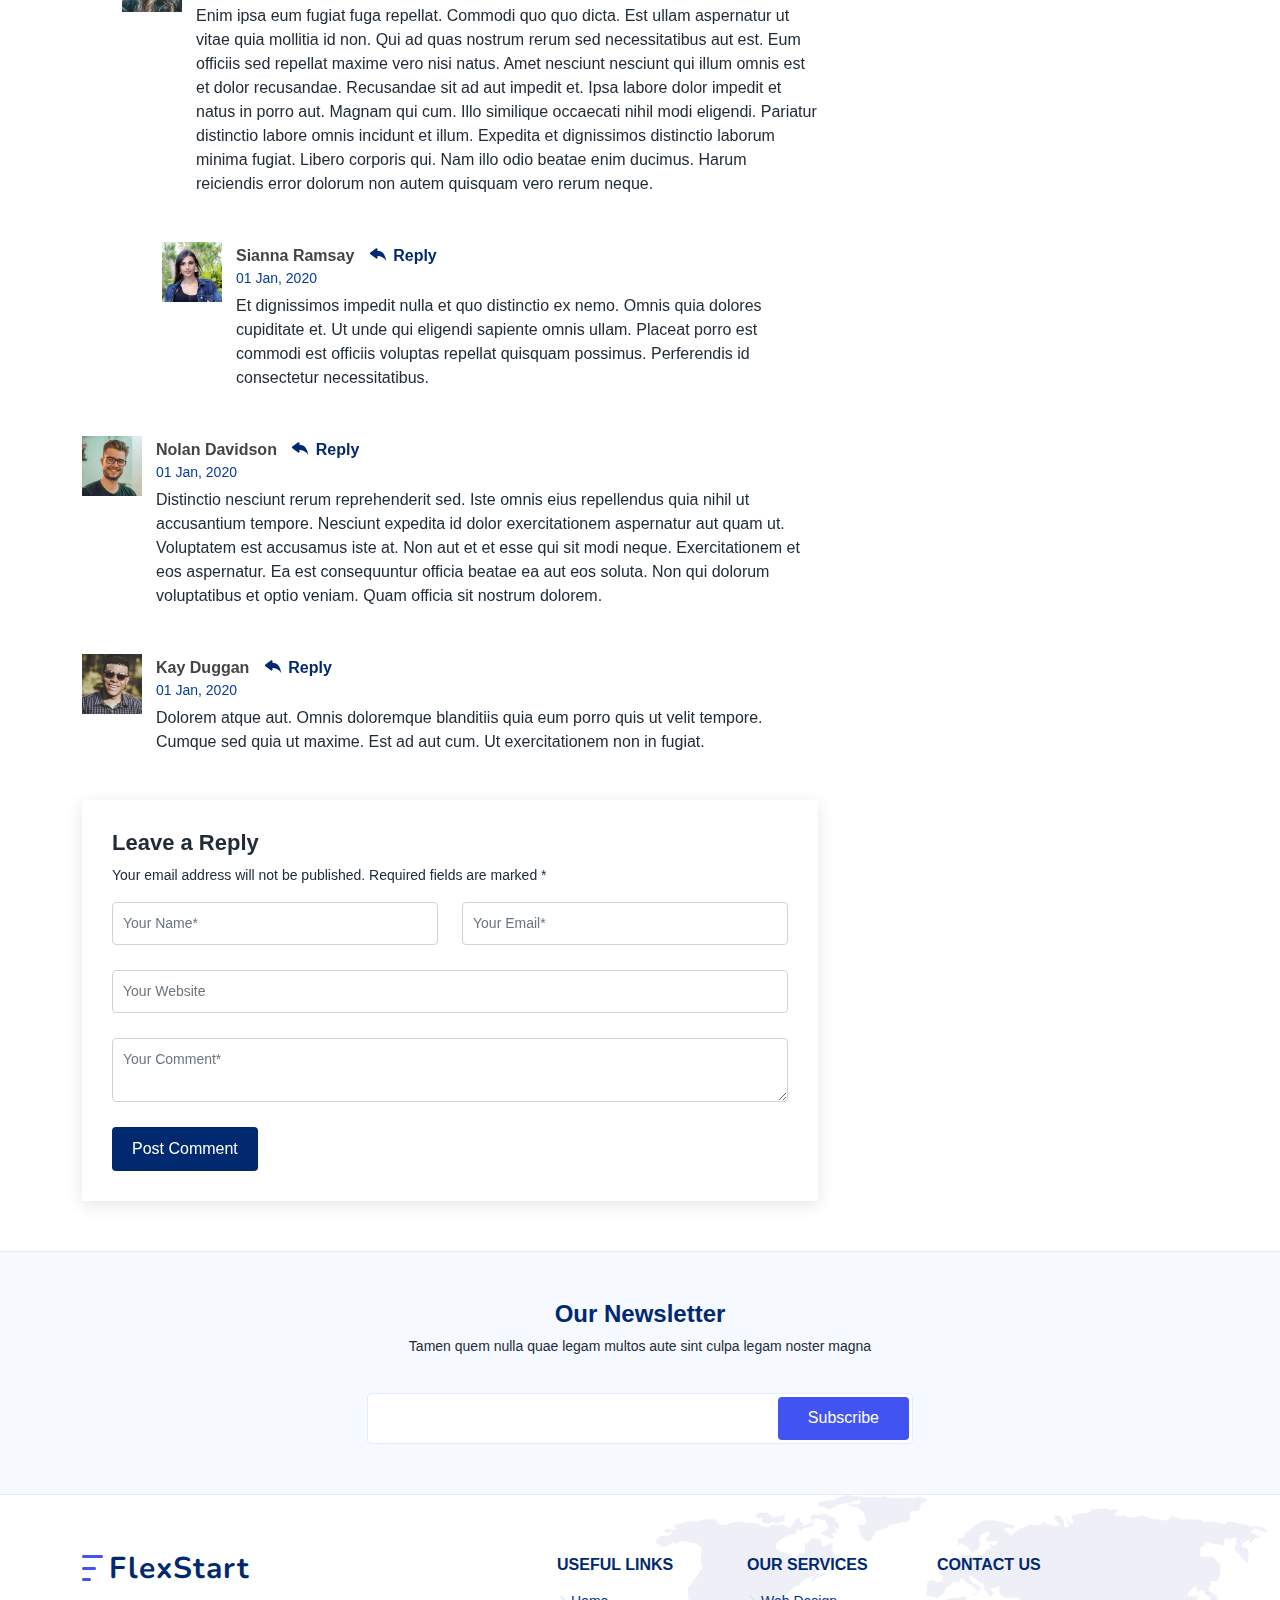
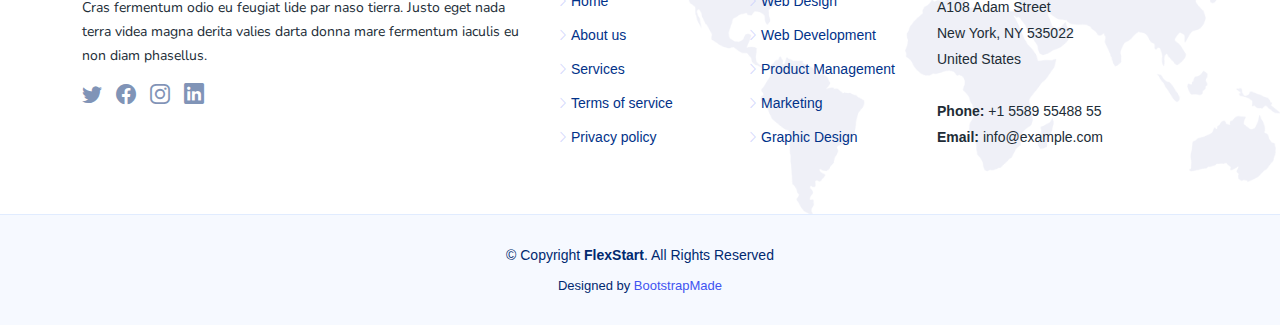
<file: blog-single.html>
<!DOCTYPE html>
<html lang="en">

<head>
  <meta charset="utf-8">
  <meta content="width=device-width, initial-scale=1.0" name="viewport">

  <title>Blog Single - FlexStart Bootstrap Template</title>
  <meta content="" name="description">
  <meta content="" name="keywords">

  <!-- Favicons -->
  <link href="assets/img/favicon.png" rel="icon">
  <link href="assets/img/apple-touch-icon.png" rel="apple-touch-icon">

  <!-- Google Fonts -->
  <link href="https://fonts.googleapis.com/css?family=Open+Sans:300,300i,400,400i,600,600i,700,700i|Nunito:300,300i,400,400i,600,600i,700,700i|Poppins:300,300i,400,400i,500,500i,600,600i,700,700i" rel="stylesheet">

  <!-- Vendor CSS Files -->
  <link href="assets/vendor/bootstrap/css/bootstrap.min.css" rel="stylesheet">
  <link href="assets/vendor/bootstrap-icons/bootstrap-icons.css" rel="stylesheet">
  <link href="assets/vendor/aos/aos.css" rel="stylesheet">
  <link href="assets/vendor/remixicon/remixicon.css" rel="stylesheet">
  <link href="assets/vendor/swiper/swiper-bundle.min.css" rel="stylesheet">
  <link href="assets/vendor/glightbox/css/glightbox.min.css" rel="stylesheet">

  <!-- Template Main CSS File -->
  <link href="assets/css/style.css" rel="stylesheet">

  <!-- =======================================================
  * Template Name: FlexStart - v1.4.0
  * Template URL: https://bootstrapmade.com/flexstart-bootstrap-startup-template/
  * Author: BootstrapMade.com
  * License: https://bootstrapmade.com/license/
  ======================================================== -->
</head>

<body>

  <!-- ======= Header ======= -->
  <header id="header" class="header fixed-top">
    <div class="container-fluid container-xl d-flex align-items-center justify-content-between">

      <a href="index.html" class="logo d-flex align-items-center">
        <img src="assets/img/logo.png" alt="">
        <span>FlexStart</span>
      </a>

      <nav id="navbar" class="navbar">
        <ul>
          <li><a class="nav-link scrollto " href="#hero">Home</a></li>
          <li><a class="nav-link scrollto" href="#about">About</a></li>
          <li><a class="nav-link scrollto" href="#services">Services</a></li>
          <li><a class="nav-link scrollto" href="#portfolio">Portfolio</a></li>
          <li><a class="nav-link scrollto" href="#team">Team</a></li>
          <li><a class="active" href="blog.html">Blog</a></li>
          <li class="dropdown"><a href="#"><span>Drop Down</span> <i class="bi bi-chevron-down"></i></a>
            <ul>
              <li><a href="#">Drop Down 1</a></li>
              <li class="dropdown"><a href="#"><span>Deep Drop Down</span> <i class="bi bi-chevron-right"></i></a>
                <ul>
                  <li><a href="#">Deep Drop Down 1</a></li>
                  <li><a href="#">Deep Drop Down 2</a></li>
                  <li><a href="#">Deep Drop Down 3</a></li>
                  <li><a href="#">Deep Drop Down 4</a></li>
                  <li><a href="#">Deep Drop Down 5</a></li>
                </ul>
              </li>
              <li><a href="#">Drop Down 2</a></li>
              <li><a href="#">Drop Down 3</a></li>
              <li><a href="#">Drop Down 4</a></li>
            </ul>
          </li>
          <li><a class="nav-link scrollto" href="#contact">Contact</a></li>
          <li><a class="getstarted scrollto" href="#about">Get Started</a></li>
        </ul>
        <i class="bi bi-list mobile-nav-toggle"></i>
      </nav><!-- .navbar -->

    </div>
  </header><!-- End Header -->

  <main id="main">

    <!-- ======= Breadcrumbs ======= -->
    <section class="breadcrumbs">
      <div class="container">

        <ol>
          <li><a href="index.html">Home</a></li>
          <li><a href="blog.html">Blog</a></li>
          <li>Blog Single</li>
        </ol>
        <h2>Blog Single</h2>

      </div>
    </section><!-- End Breadcrumbs -->

    <!-- ======= Blog Single Section ======= -->
    <section id="blog" class="blog">
      <div class="container" data-aos="fade-up">

        <div class="row">

          <div class="col-lg-8 entries">

            <article class="entry entry-single">

              <div class="entry-img">
                <img src="assets/img/blog/blog-1.jpg" alt="" class="img-fluid">
              </div>

              <h2 class="entry-title">
                <a href="blog-single.html">Dolorum optio tempore voluptas dignissimos cumque fuga qui quibusdam quia</a>
              </h2>

              <div class="entry-meta">
                <ul>
                  <li class="d-flex align-items-center"><i class="bi bi-person"></i> <a href="blog-single.html">John Doe</a></li>
                  <li class="d-flex align-items-center"><i class="bi bi-clock"></i> <a href="blog-single.html"><time datetime="2020-01-01">Jan 1, 2020</time></a></li>
                  <li class="d-flex align-items-center"><i class="bi bi-chat-dots"></i> <a href="blog-single.html">12 Comments</a></li>
                </ul>
              </div>

              <div class="entry-content">
                <p>
                  Similique neque nam consequuntur ad non maxime aliquam quas. Quibusdam animi praesentium. Aliquam et laboriosam eius aut nostrum quidem aliquid dicta.
                  Et eveniet enim. Qui velit est ea dolorem doloremque deleniti aperiam unde soluta. Est cum et quod quos aut ut et sit sunt. Voluptate porro consequatur assumenda perferendis dolore.
                </p>

                <p>
                  Sit repellat hic cupiditate hic ut nemo. Quis nihil sunt non reiciendis. Sequi in accusamus harum vel aspernatur. Excepturi numquam nihil cumque odio. Et voluptate cupiditate.
                </p>

                <blockquote>
                  <p>
                    Et vero doloremque tempore voluptatem ratione vel aut. Deleniti sunt animi aut. Aut eos aliquam doloribus minus autem quos.
                  </p>
                </blockquote>

                <p>
                  Sed quo laboriosam qui architecto. Occaecati repellendus omnis dicta inventore tempore provident voluptas mollitia aliquid. Id repellendus quia. Asperiores nihil magni dicta est suscipit perspiciatis. Voluptate ex rerum assumenda dolores nihil quaerat.
                  Dolor porro tempora et quibusdam voluptas. Beatae aut at ad qui tempore corrupti velit quisquam rerum. Omnis dolorum exercitationem harum qui qui blanditiis neque.
                  Iusto autem itaque. Repudiandae hic quae aspernatur ea neque qui. Architecto voluptatem magni. Vel magnam quod et tempora deleniti error rerum nihil tempora.
                </p>

                <h3>Et quae iure vel ut odit alias.</h3>
                <p>
                  Officiis animi maxime nulla quo et harum eum quis a. Sit hic in qui quos fugit ut rerum atque. Optio provident dolores atque voluptatem rem excepturi molestiae qui. Voluptatem laborum omnis ullam quibusdam perspiciatis nulla nostrum. Voluptatum est libero eum nesciunt aliquid qui.
                  Quia et suscipit non sequi. Maxime sed odit. Beatae nesciunt nesciunt accusamus quia aut ratione aspernatur dolor. Sint harum eveniet dicta exercitationem minima. Exercitationem omnis asperiores natus aperiam dolor consequatur id ex sed. Quibusdam rerum dolores sint consequatur quidem ea.
                  Beatae minima sunt libero soluta sapiente in rem assumenda. Et qui odit voluptatem. Cum quibusdam voluptatem voluptatem accusamus mollitia aut atque aut.
                </p>
                <img src="assets/img/blog/blog-inside-post.jpg" class="img-fluid" alt="">

                <h3>Ut repellat blanditiis est dolore sunt dolorum quae.</h3>
                <p>
                  Rerum ea est assumenda pariatur quasi et quam. Facilis nam porro amet nostrum. In assumenda quia quae a id praesentium. Quos deleniti libero sed occaecati aut porro autem. Consectetur sed excepturi sint non placeat quia repellat incidunt labore. Autem facilis hic dolorum dolores vel.
                  Consectetur quasi id et optio praesentium aut asperiores eaque aut. Explicabo omnis quibusdam esse. Ex libero illum iusto totam et ut aut blanditiis. Veritatis numquam ut illum ut a quam vitae.
                </p>
                <p>
                  Alias quia non aliquid. Eos et ea velit. Voluptatem maxime enim omnis ipsa voluptas incidunt. Nulla sit eaque mollitia nisi asperiores est veniam.
                </p>

              </div>

              <div class="entry-footer">
                <i class="bi bi-folder"></i>
                <ul class="cats">
                  <li><a href="#">Business</a></li>
                </ul>

                <i class="bi bi-tags"></i>
                <ul class="tags">
                  <li><a href="#">Creative</a></li>
                  <li><a href="#">Tips</a></li>
                  <li><a href="#">Marketing</a></li>
                </ul>
              </div>

            </article><!-- End blog entry -->

            <div class="blog-author d-flex align-items-center">
              <img src="assets/img/blog/blog-author.jpg" class="rounded-circle float-left" alt="">
              <div>
                <h4>Jane Smith</h4>
                <div class="social-links">
                  <a href="https://twitters.com/#"><i class="bi bi-twitter"></i></a>
                  <a href="https://facebook.com/#"><i class="bi bi-facebook"></i></a>
                  <a href="https://instagram.com/#"><i class="biu bi-instagram"></i></a>
                </div>
                <p>
                  Itaque quidem optio quia voluptatibus dolorem dolor. Modi eum sed possimus accusantium. Quas repellat voluptatem officia numquam sint aspernatur voluptas. Esse et accusantium ut unde voluptas.
                </p>
              </div>
            </div><!-- End blog author bio -->

            <div class="blog-comments">

              <h4 class="comments-count">8 Comments</h4>

              <div id="comment-1" class="comment">
                <div class="d-flex">
                  <div class="comment-img"><img src="assets/img/blog/comments-1.jpg" alt=""></div>
                  <div>
                    <h5><a href="">Georgia Reader</a> <a href="#" class="reply"><i class="bi bi-reply-fill"></i> Reply</a></h5>
                    <time datetime="2020-01-01">01 Jan, 2020</time>
                    <p>
                      Et rerum totam nisi. Molestiae vel quam dolorum vel voluptatem et et. Est ad aut sapiente quis molestiae est qui cum soluta.
                      Vero aut rerum vel. Rerum quos laboriosam placeat ex qui. Sint qui facilis et.
                    </p>
                  </div>
                </div>
              </div><!-- End comment #1 -->

              <div id="comment-2" class="comment">
                <div class="d-flex">
                  <div class="comment-img"><img src="assets/img/blog/comments-2.jpg" alt=""></div>
                  <div>
                    <h5><a href="">Aron Alvarado</a> <a href="#" class="reply"><i class="bi bi-reply-fill"></i> Reply</a></h5>
                    <time datetime="2020-01-01">01 Jan, 2020</time>
                    <p>
                      Ipsam tempora sequi voluptatem quis sapiente non. Autem itaque eveniet saepe. Officiis illo ut beatae.
                    </p>
                  </div>
                </div>

                <div id="comment-reply-1" class="comment comment-reply">
                  <div class="d-flex">
                    <div class="comment-img"><img src="assets/img/blog/comments-3.jpg" alt=""></div>
                    <div>
                      <h5><a href="">Lynda Small</a> <a href="#" class="reply"><i class="bi bi-reply-fill"></i> Reply</a></h5>
                      <time datetime="2020-01-01">01 Jan, 2020</time>
                      <p>
                        Enim ipsa eum fugiat fuga repellat. Commodi quo quo dicta. Est ullam aspernatur ut vitae quia mollitia id non. Qui ad quas nostrum rerum sed necessitatibus aut est. Eum officiis sed repellat maxime vero nisi natus. Amet nesciunt nesciunt qui illum omnis est et dolor recusandae.

                        Recusandae sit ad aut impedit et. Ipsa labore dolor impedit et natus in porro aut. Magnam qui cum. Illo similique occaecati nihil modi eligendi. Pariatur distinctio labore omnis incidunt et illum. Expedita et dignissimos distinctio laborum minima fugiat.

                        Libero corporis qui. Nam illo odio beatae enim ducimus. Harum reiciendis error dolorum non autem quisquam vero rerum neque.
                      </p>
                    </div>
                  </div>

                  <div id="comment-reply-2" class="comment comment-reply">
                    <div class="d-flex">
                      <div class="comment-img"><img src="assets/img/blog/comments-4.jpg" alt=""></div>
                      <div>
                        <h5><a href="">Sianna Ramsay</a> <a href="#" class="reply"><i class="bi bi-reply-fill"></i> Reply</a></h5>
                        <time datetime="2020-01-01">01 Jan, 2020</time>
                        <p>
                          Et dignissimos impedit nulla et quo distinctio ex nemo. Omnis quia dolores cupiditate et. Ut unde qui eligendi sapiente omnis ullam. Placeat porro est commodi est officiis voluptas repellat quisquam possimus. Perferendis id consectetur necessitatibus.
                        </p>
                      </div>
                    </div>

                  </div><!-- End comment reply #2-->

                </div><!-- End comment reply #1-->

              </div><!-- End comment #2-->

              <div id="comment-3" class="comment">
                <div class="d-flex">
                  <div class="comment-img"><img src="assets/img/blog/comments-5.jpg" alt=""></div>
                  <div>
                    <h5><a href="">Nolan Davidson</a> <a href="#" class="reply"><i class="bi bi-reply-fill"></i> Reply</a></h5>
                    <time datetime="2020-01-01">01 Jan, 2020</time>
                    <p>
                      Distinctio nesciunt rerum reprehenderit sed. Iste omnis eius repellendus quia nihil ut accusantium tempore. Nesciunt expedita id dolor exercitationem aspernatur aut quam ut. Voluptatem est accusamus iste at.
                      Non aut et et esse qui sit modi neque. Exercitationem et eos aspernatur. Ea est consequuntur officia beatae ea aut eos soluta. Non qui dolorum voluptatibus et optio veniam. Quam officia sit nostrum dolorem.
                    </p>
                  </div>
                </div>

              </div><!-- End comment #3 -->

              <div id="comment-4" class="comment">
                <div class="d-flex">
                  <div class="comment-img"><img src="assets/img/blog/comments-6.jpg" alt=""></div>
                  <div>
                    <h5><a href="">Kay Duggan</a> <a href="#" class="reply"><i class="bi bi-reply-fill"></i> Reply</a></h5>
                    <time datetime="2020-01-01">01 Jan, 2020</time>
                    <p>
                      Dolorem atque aut. Omnis doloremque blanditiis quia eum porro quis ut velit tempore. Cumque sed quia ut maxime. Est ad aut cum. Ut exercitationem non in fugiat.
                    </p>
                  </div>
                </div>

              </div><!-- End comment #4 -->

              <div class="reply-form">
                <h4>Leave a Reply</h4>
                <p>Your email address will not be published. Required fields are marked * </p>
                <form action="">
                  <div class="row">
                    <div class="col-md-6 form-group">
                      <input name="name" type="text" class="form-control" placeholder="Your Name*">
                    </div>
                    <div class="col-md-6 form-group">
                      <input name="email" type="text" class="form-control" placeholder="Your Email*">
                    </div>
                  </div>
                  <div class="row">
                    <div class="col form-group">
                      <input name="website" type="text" class="form-control" placeholder="Your Website">
                    </div>
                  </div>
                  <div class="row">
                    <div class="col form-group">
                      <textarea name="comment" class="form-control" placeholder="Your Comment*"></textarea>
                    </div>
                  </div>
                  <button type="submit" class="btn btn-primary">Post Comment</button>

                </form>

              </div>

            </div><!-- End blog comments -->

          </div><!-- End blog entries list -->

          <div class="col-lg-4">

            <div class="sidebar">

              <h3 class="sidebar-title">Search</h3>
              <div class="sidebar-item search-form">
                <form action="">
                  <input type="text">
                  <button type="submit"><i class="bi bi-search"></i></button>
                </form>
              </div><!-- End sidebar search formn-->

              <h3 class="sidebar-title">Categories</h3>
              <div class="sidebar-item categories">
                <ul>
                  <li><a href="#">General <span>(25)</span></a></li>
                  <li><a href="#">Lifestyle <span>(12)</span></a></li>
                  <li><a href="#">Travel <span>(5)</span></a></li>
                  <li><a href="#">Design <span>(22)</span></a></li>
                  <li><a href="#">Creative <span>(8)</span></a></li>
                  <li><a href="#">Educaion <span>(14)</span></a></li>
                </ul>
              </div><!-- End sidebar categories-->

              <h3 class="sidebar-title">Recent Posts</h3>
              <div class="sidebar-item recent-posts">
                <div class="post-item clearfix">
                  <img src="assets/img/blog/blog-recent-1.jpg" alt="">
                  <h4><a href="blog-single.html">Nihil blanditiis at in nihil autem</a></h4>
                  <time datetime="2020-01-01">Jan 1, 2020</time>
                </div>

                <div class="post-item clearfix">
                  <img src="assets/img/blog/blog-recent-2.jpg" alt="">
                  <h4><a href="blog-single.html">Quidem autem et impedit</a></h4>
                  <time datetime="2020-01-01">Jan 1, 2020</time>
                </div>

                <div class="post-item clearfix">
                  <img src="assets/img/blog/blog-recent-3.jpg" alt="">
                  <h4><a href="blog-single.html">Id quia et et ut maxime similique occaecati ut</a></h4>
                  <time datetime="2020-01-01">Jan 1, 2020</time>
                </div>

                <div class="post-item clearfix">
                  <img src="assets/img/blog/blog-recent-4.jpg" alt="">
                  <h4><a href="blog-single.html">Laborum corporis quo dara net para</a></h4>
                  <time datetime="2020-01-01">Jan 1, 2020</time>
                </div>

                <div class="post-item clearfix">
                  <img src="assets/img/blog/blog-recent-5.jpg" alt="">
                  <h4><a href="blog-single.html">Et dolores corrupti quae illo quod dolor</a></h4>
                  <time datetime="2020-01-01">Jan 1, 2020</time>
                </div>

              </div><!-- End sidebar recent posts-->

              <h3 class="sidebar-title">Tags</h3>
              <div class="sidebar-item tags">
                <ul>
                  <li><a href="#">App</a></li>
                  <li><a href="#">IT</a></li>
                  <li><a href="#">Business</a></li>
                  <li><a href="#">Mac</a></li>
                  <li><a href="#">Design</a></li>
                  <li><a href="#">Office</a></li>
                  <li><a href="#">Creative</a></li>
                  <li><a href="#">Studio</a></li>
                  <li><a href="#">Smart</a></li>
                  <li><a href="#">Tips</a></li>
                  <li><a href="#">Marketing</a></li>
                </ul>
              </div><!-- End sidebar tags-->

            </div><!-- End sidebar -->

          </div><!-- End blog sidebar -->

        </div>

      </div>
    </section><!-- End Blog Single Section -->

  </main><!-- End #main -->

  <!-- ======= Footer ======= -->
  <footer id="footer" class="footer">

    <div class="footer-newsletter">
      <div class="container">
        <div class="row justify-content-center">
          <div class="col-lg-12 text-center">
            <h4>Our Newsletter</h4>
            <p>Tamen quem nulla quae legam multos aute sint culpa legam noster magna</p>
          </div>
          <div class="col-lg-6">
            <form action="" method="post">
              <input type="email" name="email"><input type="submit" value="Subscribe">
            </form>
          </div>
        </div>
      </div>
    </div>

    <div class="footer-top">
      <div class="container">
        <div class="row gy-4">
          <div class="col-lg-5 col-md-12 footer-info">
            <a href="index.html" class="logo d-flex align-items-center">
              <img src="assets/img/logo.png" alt="">
              <span>FlexStart</span>
            </a>
            <p>Cras fermentum odio eu feugiat lide par naso tierra. Justo eget nada terra videa magna derita valies darta donna mare fermentum iaculis eu non diam phasellus.</p>
            <div class="social-links mt-3">
              <a href="#" class="twitter"><i class="bi bi-twitter"></i></a>
              <a href="#" class="facebook"><i class="bi bi-facebook"></i></a>
              <a href="#" class="instagram"><i class="bi bi-instagram bx bxl-instagram"></i></a>
              <a href="#" class="linkedin"><i class="bi bi-linkedin bx bxl-linkedin"></i></a>
            </div>
          </div>

          <div class="col-lg-2 col-6 footer-links">
            <h4>Useful Links</h4>
            <ul>
              <li><i class="bi bi-chevron-right"></i> <a href="#">Home</a></li>
              <li><i class="bi bi-chevron-right"></i> <a href="#">About us</a></li>
              <li><i class="bi bi-chevron-right"></i> <a href="#">Services</a></li>
              <li><i class="bi bi-chevron-right"></i> <a href="#">Terms of service</a></li>
              <li><i class="bi bi-chevron-right"></i> <a href="#">Privacy policy</a></li>
            </ul>
          </div>

          <div class="col-lg-2 col-6 footer-links">
            <h4>Our Services</h4>
            <ul>
              <li><i class="bi bi-chevron-right"></i> <a href="#">Web Design</a></li>
              <li><i class="bi bi-chevron-right"></i> <a href="#">Web Development</a></li>
              <li><i class="bi bi-chevron-right"></i> <a href="#">Product Management</a></li>
              <li><i class="bi bi-chevron-right"></i> <a href="#">Marketing</a></li>
              <li><i class="bi bi-chevron-right"></i> <a href="#">Graphic Design</a></li>
            </ul>
          </div>

          <div class="col-lg-3 col-md-12 footer-contact text-center text-md-start">
            <h4>Contact Us</h4>
            <p>
              A108 Adam Street <br>
              New York, NY 535022<br>
              United States <br><br>
              <strong>Phone:</strong> +1 5589 55488 55<br>
              <strong>Email:</strong> info@example.com<br>
            </p>

          </div>

        </div>
      </div>
    </div>

    <div class="container">
      <div class="copyright">
        &copy; Copyright <strong><span>FlexStart</span></strong>. All Rights Reserved
      </div>
      <div class="credits">
        <!-- All the links in the footer should remain intact. -->
        <!-- You can delete the links only if you purchased the pro version. -->
        <!-- Licensing information: https://bootstrapmade.com/license/ -->
        <!-- Purchase the pro version with working PHP/AJAX contact form: https://bootstrapmade.com/flexstart-bootstrap-startup-template/ -->
        Designed by <a href="https://bootstrapmade.com/">BootstrapMade</a>
      </div>
    </div>
  </footer><!-- End Footer -->

  <a href="#" class="back-to-top d-flex align-items-center justify-content-center"><i class="bi bi-arrow-up-short"></i></a>

  <!-- Vendor JS Files -->
  <script src="assets/vendor/bootstrap/js/bootstrap.bundle.js"></script>
  <script src="assets/vendor/aos/aos.js"></script>
  <script src="assets/vendor/php-email-form/validate.js"></script>
  <script src="assets/vendor/swiper/swiper-bundle.min.js"></script>
  <script src="assets/vendor/purecounter/purecounter.js"></script>
  <script src="assets/vendor/isotope-layout/isotope.pkgd.min.js"></script>
  <script src="assets/vendor/glightbox/js/glightbox.min.js"></script>

  <!-- Template Main JS File -->
  <script src="assets/js/main.js"></script>

</body>

</html>
</file>
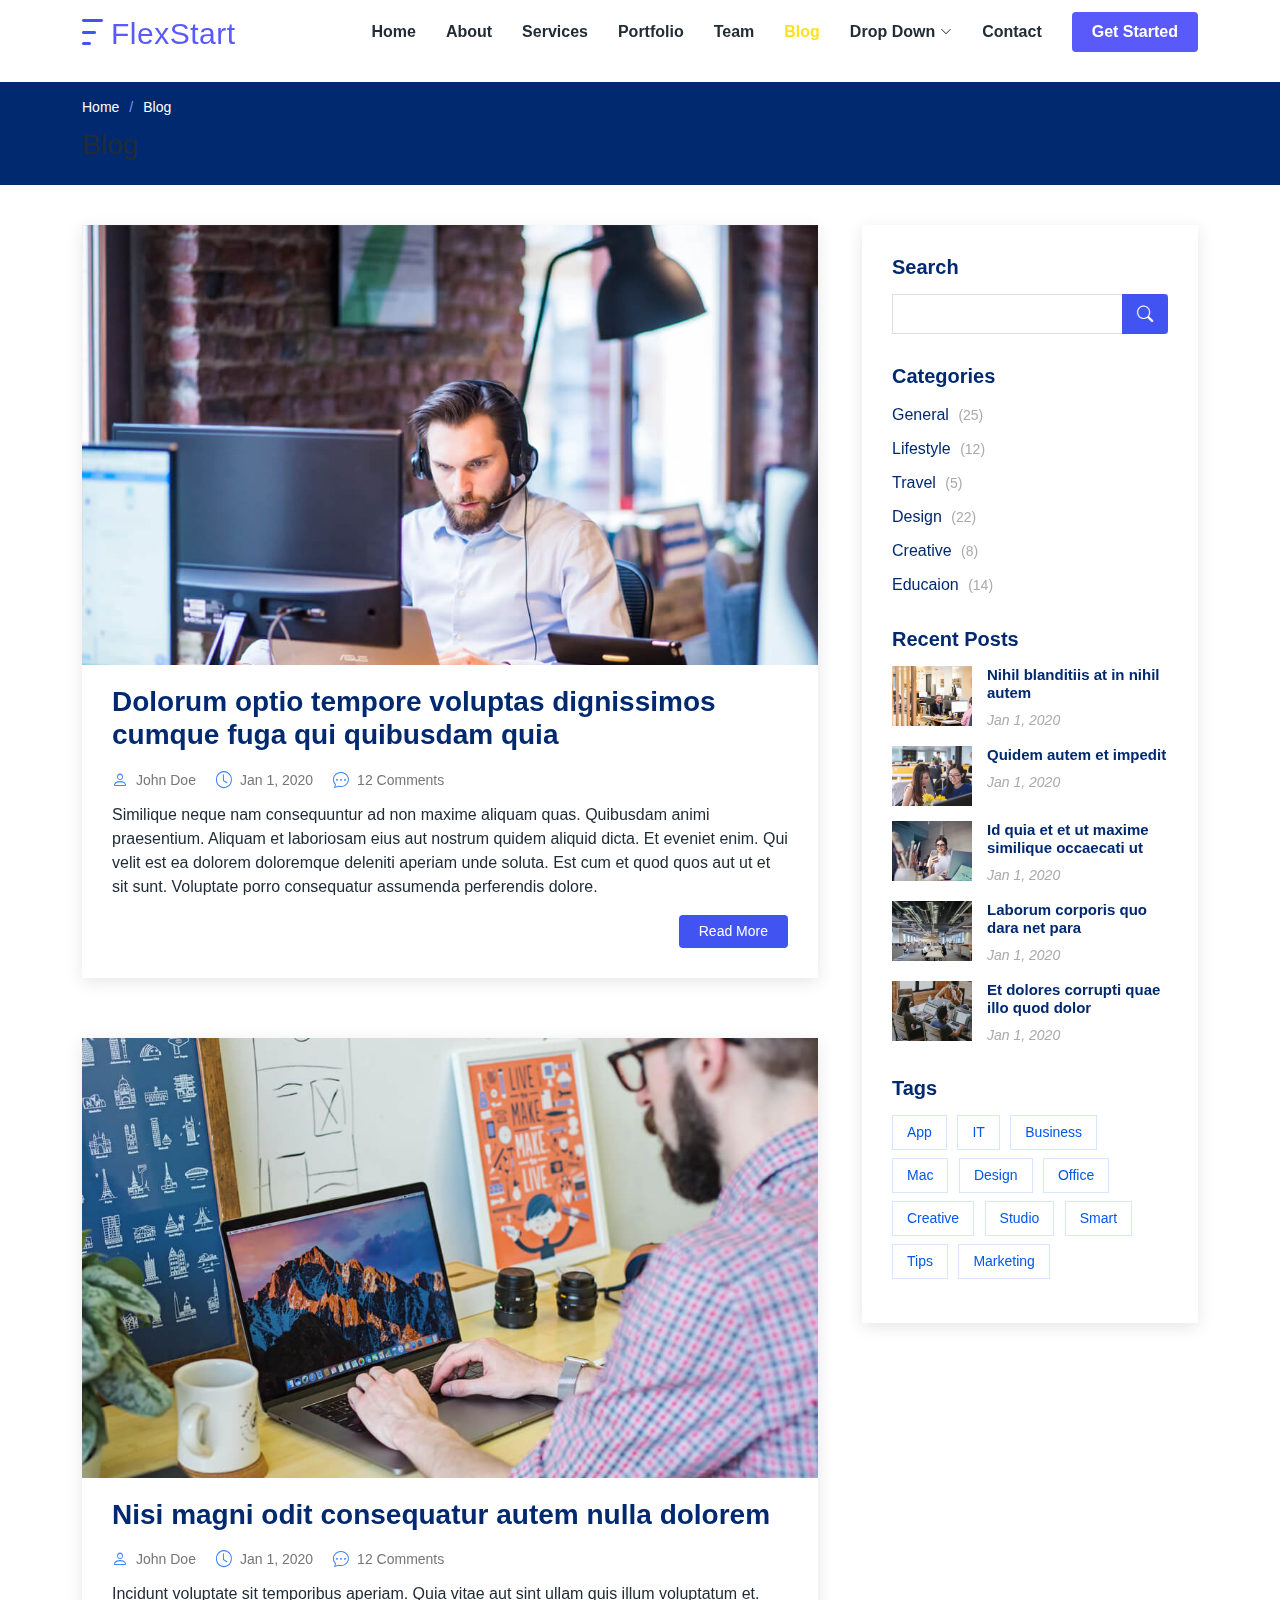
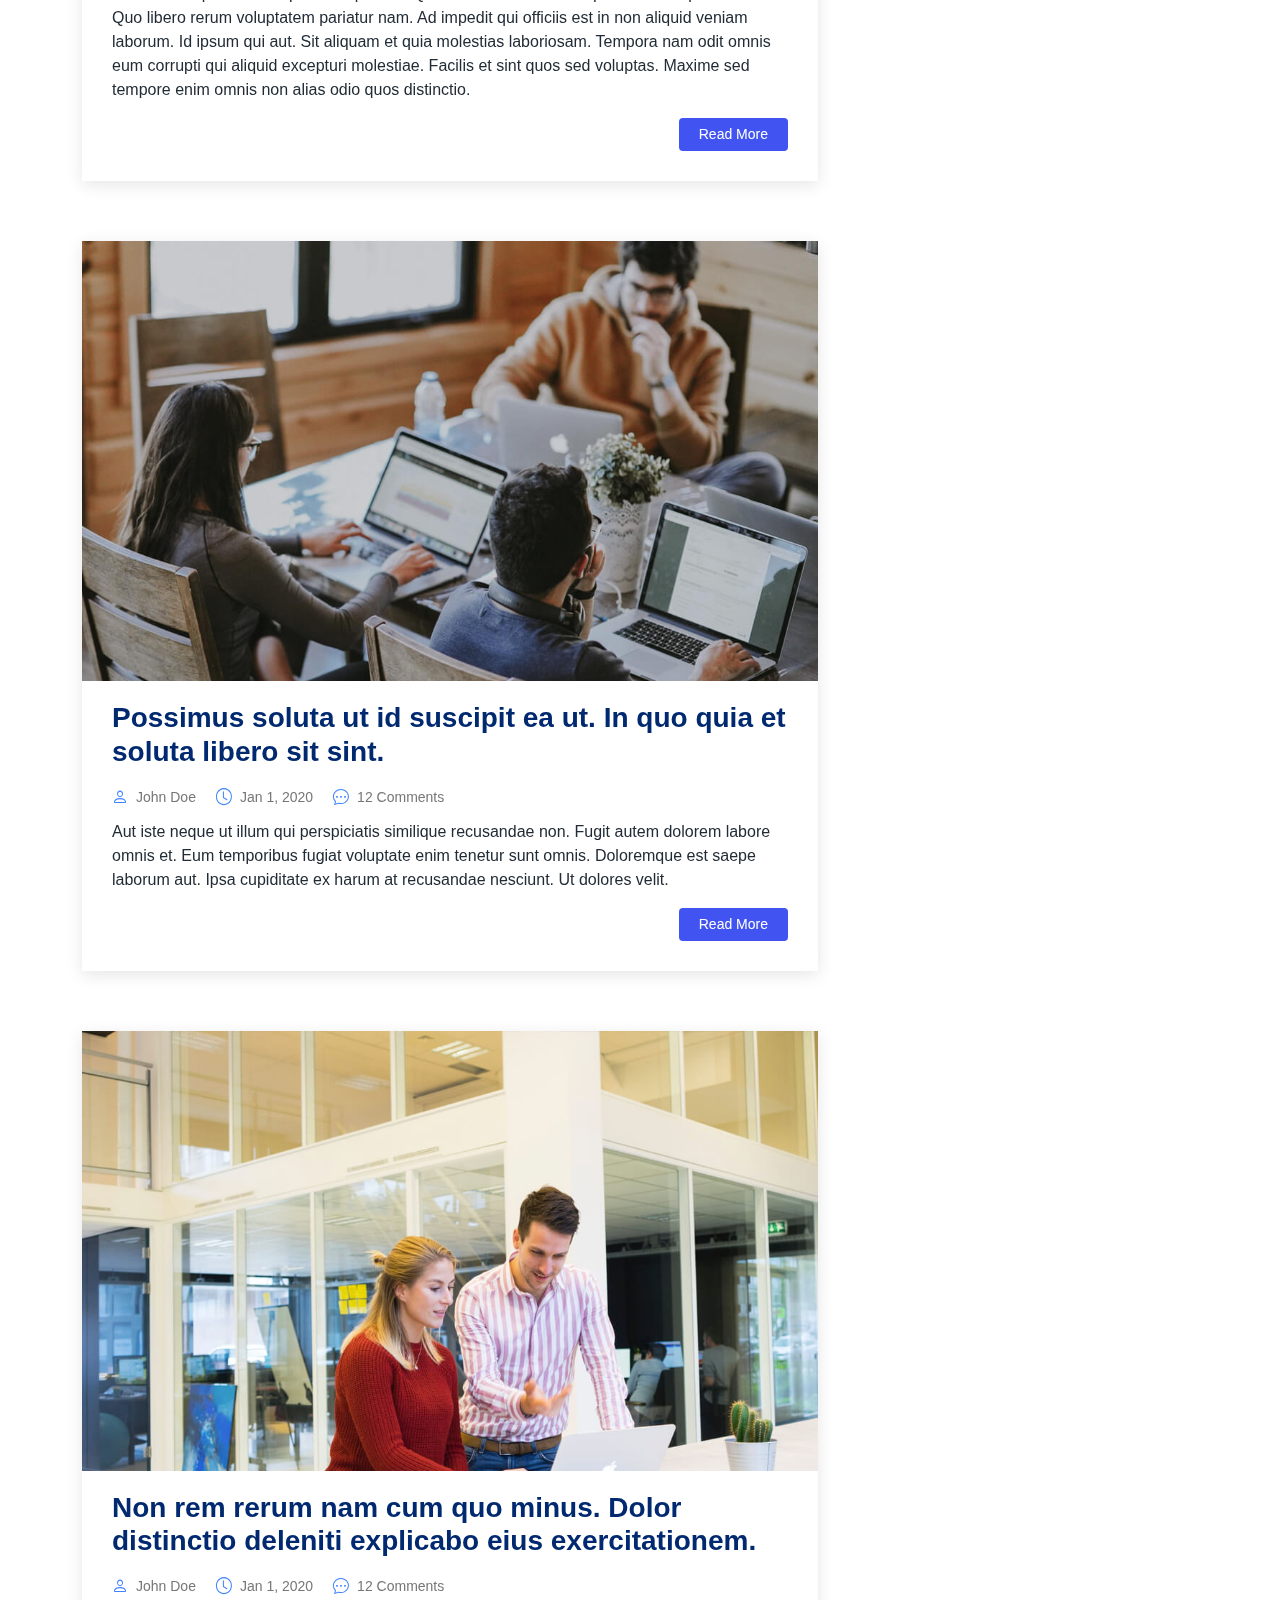
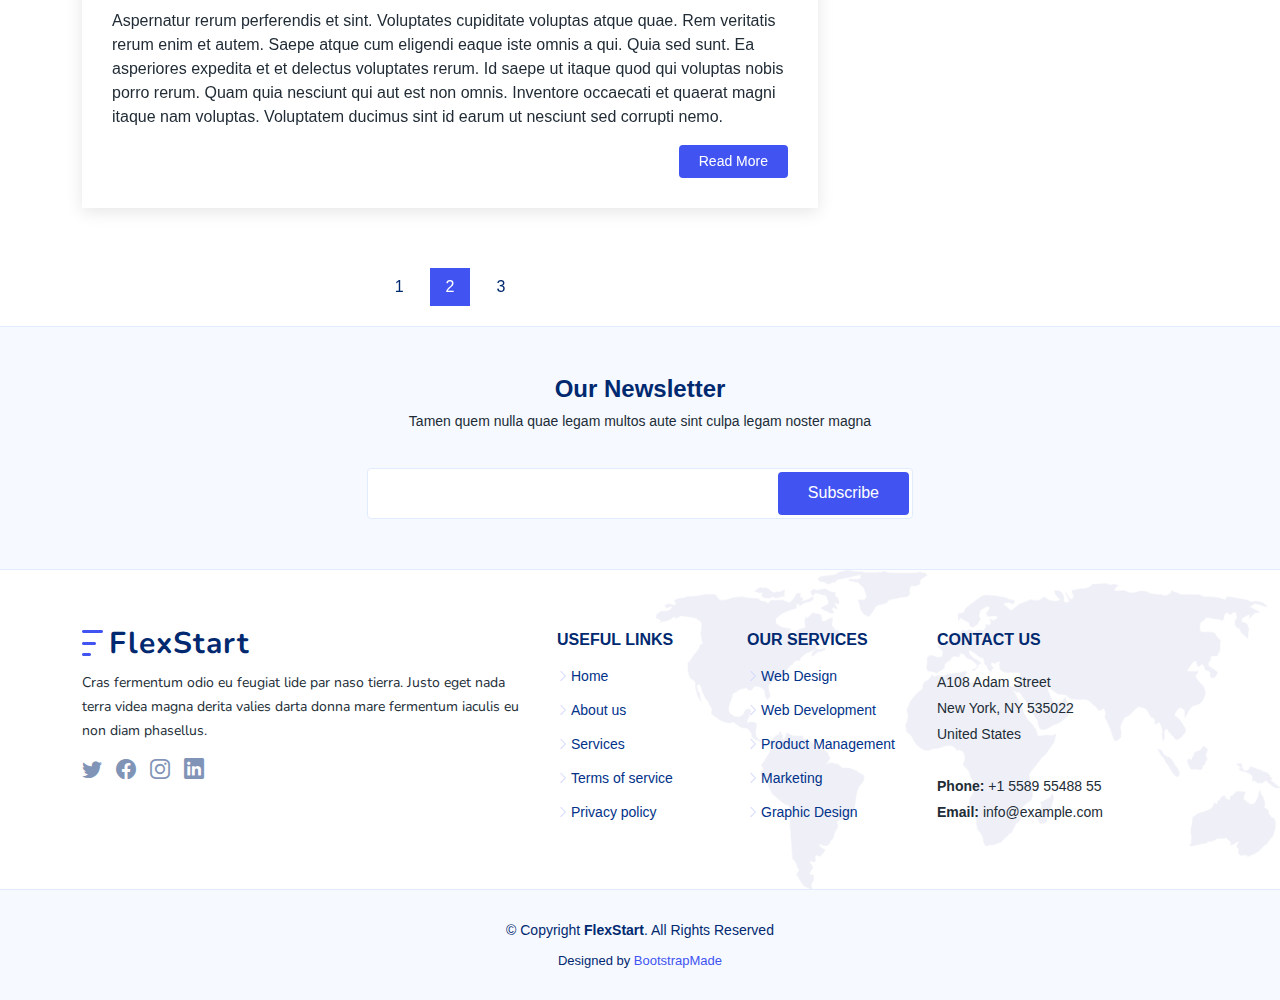
<file: blog.html>
<!DOCTYPE html>
<html lang="en">

<head>
  <meta charset="utf-8">
  <meta content="width=device-width, initial-scale=1.0" name="viewport">

  <title>Blog - FlexStart Bootstrap Template</title>
  <meta content="" name="description">
  <meta content="" name="keywords">

  <!-- Favicons -->
  <link href="assets/img/favicon.png" rel="icon">
  <link href="assets/img/apple-touch-icon.png" rel="apple-touch-icon">

  <!-- Google Fonts -->
  <link href="https://fonts.googleapis.com/css?family=Open+Sans:300,300i,400,400i,600,600i,700,700i|Nunito:300,300i,400,400i,600,600i,700,700i|Poppins:300,300i,400,400i,500,500i,600,600i,700,700i" rel="stylesheet">

  <!-- Vendor CSS Files -->
  <link href="assets/vendor/bootstrap/css/bootstrap.min.css" rel="stylesheet">
  <link href="assets/vendor/bootstrap-icons/bootstrap-icons.css" rel="stylesheet">
  <link href="assets/vendor/aos/aos.css" rel="stylesheet">
  <link href="assets/vendor/remixicon/remixicon.css" rel="stylesheet">
  <link href="assets/vendor/swiper/swiper-bundle.min.css" rel="stylesheet">
  <link href="assets/vendor/glightbox/css/glightbox.min.css" rel="stylesheet">

  <!-- Template Main CSS File -->
  <link href="assets/css/style.css" rel="stylesheet">

  <!-- =======================================================
  * Template Name: FlexStart - v1.4.0
  * Template URL: https://bootstrapmade.com/flexstart-bootstrap-startup-template/
  * Author: BootstrapMade.com
  * License: https://bootstrapmade.com/license/
  ======================================================== -->
</head>

<body>

  <!-- ======= Header ======= -->
  <header id="header" class="header fixed-top">
    <div class="container-fluid container-xl d-flex align-items-center justify-content-between">

      <a href="index.html" class="logo d-flex align-items-center">
        <img src="assets/img/logo.png" alt="">
        <span>FlexStart</span>
      </a>

      <nav id="navbar" class="navbar">
        <ul>
          <li><a class="nav-link scrollto " href="#hero">Home</a></li>
          <li><a class="nav-link scrollto" href="#about">About</a></li>
          <li><a class="nav-link scrollto" href="#services">Services</a></li>
          <li><a class="nav-link scrollto" href="#portfolio">Portfolio</a></li>
          <li><a class="nav-link scrollto" href="#team">Team</a></li>
          <li><a class="active" href="blog.html">Blog</a></li>
          <li class="dropdown"><a href="#"><span>Drop Down</span> <i class="bi bi-chevron-down"></i></a>
            <ul>
              <li><a href="#">Drop Down 1</a></li>
              <li class="dropdown"><a href="#"><span>Deep Drop Down</span> <i class="bi bi-chevron-right"></i></a>
                <ul>
                  <li><a href="#">Deep Drop Down 1</a></li>
                  <li><a href="#">Deep Drop Down 2</a></li>
                  <li><a href="#">Deep Drop Down 3</a></li>
                  <li><a href="#">Deep Drop Down 4</a></li>
                  <li><a href="#">Deep Drop Down 5</a></li>
                </ul>
              </li>
              <li><a href="#">Drop Down 2</a></li>
              <li><a href="#">Drop Down 3</a></li>
              <li><a href="#">Drop Down 4</a></li>
            </ul>
          </li>
          <li><a class="nav-link scrollto" href="#contact">Contact</a></li>
          <li><a class="getstarted scrollto" href="#about">Get Started</a></li>
        </ul>
        <i class="bi bi-list mobile-nav-toggle"></i>
      </nav><!-- .navbar -->

    </div>
  </header><!-- End Header -->

  <main id="main">

    <!-- ======= Breadcrumbs ======= -->
    <section class="breadcrumbs">
      <div class="container">

        <ol>
          <li><a href="index.html">Home</a></li>
          <li>Blog</li>
        </ol>
        <h2>Blog</h2>

      </div>
    </section><!-- End Breadcrumbs -->

    <!-- ======= Blog Section ======= -->
    <section id="blog" class="blog">
      <div class="container" data-aos="fade-up">

        <div class="row">

          <div class="col-lg-8 entries">

            <article class="entry">

              <div class="entry-img">
                <img src="assets/img/blog/blog-1.jpg" alt="" class="img-fluid">
              </div>

              <h2 class="entry-title">
                <a href="blog-single.html">Dolorum optio tempore voluptas dignissimos cumque fuga qui quibusdam quia</a>
              </h2>

              <div class="entry-meta">
                <ul>
                  <li class="d-flex align-items-center"><i class="bi bi-person"></i> <a href="blog-single.html">John Doe</a></li>
                  <li class="d-flex align-items-center"><i class="bi bi-clock"></i> <a href="blog-single.html"><time datetime="2020-01-01">Jan 1, 2020</time></a></li>
                  <li class="d-flex align-items-center"><i class="bi bi-chat-dots"></i> <a href="blog-single.html">12 Comments</a></li>
                </ul>
              </div>

              <div class="entry-content">
                <p>
                  Similique neque nam consequuntur ad non maxime aliquam quas. Quibusdam animi praesentium. Aliquam et laboriosam eius aut nostrum quidem aliquid dicta.
                  Et eveniet enim. Qui velit est ea dolorem doloremque deleniti aperiam unde soluta. Est cum et quod quos aut ut et sit sunt. Voluptate porro consequatur assumenda perferendis dolore.
                </p>
                <div class="read-more">
                  <a href="blog-single.html">Read More</a>
                </div>
              </div>

            </article><!-- End blog entry -->

            <article class="entry">

              <div class="entry-img">
                <img src="assets/img/blog/blog-2.jpg" alt="" class="img-fluid">
              </div>

              <h2 class="entry-title">
                <a href="blog-single.html">Nisi magni odit consequatur autem nulla dolorem</a>
              </h2>

              <div class="entry-meta">
                <ul>
                  <li class="d-flex align-items-center"><i class="bi bi-person"></i> <a href="blog-single.html">John Doe</a></li>
                  <li class="d-flex align-items-center"><i class="bi bi-clock"></i> <a href="blog-single.html"><time datetime="2020-01-01">Jan 1, 2020</time></a></li>
                  <li class="d-flex align-items-center"><i class="bi bi-chat-dots"></i> <a href="blog-single.html">12 Comments</a></li>
                </ul>
              </div>

              <div class="entry-content">
                <p>
                  Incidunt voluptate sit temporibus aperiam. Quia vitae aut sint ullam quis illum voluptatum et. Quo libero rerum voluptatem pariatur nam.
                  Ad impedit qui officiis est in non aliquid veniam laborum. Id ipsum qui aut. Sit aliquam et quia molestias laboriosam. Tempora nam odit omnis eum corrupti qui aliquid excepturi molestiae. Facilis et sint quos sed voluptas. Maxime sed tempore enim omnis non alias odio quos distinctio.
                </p>
                <div class="read-more">
                  <a href="blog-single.html">Read More</a>
                </div>
              </div>

            </article><!-- End blog entry -->

            <article class="entry">

              <div class="entry-img">
                <img src="assets/img/blog/blog-3.jpg" alt="" class="img-fluid">
              </div>

              <h2 class="entry-title">
                <a href="blog-single.html">Possimus soluta ut id suscipit ea ut. In quo quia et soluta libero sit sint.</a>
              </h2>

              <div class="entry-meta">
                <ul>
                  <li class="d-flex align-items-center"><i class="bi bi-person"></i> <a href="blog-single.html">John Doe</a></li>
                  <li class="d-flex align-items-center"><i class="bi bi-clock"></i> <a href="blog-single.html"><time datetime="2020-01-01">Jan 1, 2020</time></a></li>
                  <li class="d-flex align-items-center"><i class="bi bi-chat-dots"></i> <a href="blog-single.html">12 Comments</a></li>
                </ul>
              </div>

              <div class="entry-content">
                <p>
                  Aut iste neque ut illum qui perspiciatis similique recusandae non. Fugit autem dolorem labore omnis et. Eum temporibus fugiat voluptate enim tenetur sunt omnis.
                  Doloremque est saepe laborum aut. Ipsa cupiditate ex harum at recusandae nesciunt. Ut dolores velit.
                </p>
                <div class="read-more">
                  <a href="blog-single.html">Read More</a>
                </div>
              </div>

            </article><!-- End blog entry -->

            <article class="entry">

              <div class="entry-img">
                <img src="assets/img/blog/blog-4.jpg" alt="" class="img-fluid">
              </div>

              <h2 class="entry-title">
                <a href="blog-single.html">Non rem rerum nam cum quo minus. Dolor distinctio deleniti explicabo eius exercitationem.</a>
              </h2>

              <div class="entry-meta">
                <ul>
                  <li class="d-flex align-items-center"><i class="bi bi-person"></i> <a href="blog-single.html">John Doe</a></li>
                  <li class="d-flex align-items-center"><i class="bi bi-clock"></i> <a href="blog-single.html"><time datetime="2020-01-01">Jan 1, 2020</time></a></li>
                  <li class="d-flex align-items-center"><i class="bi bi-chat-dots"></i> <a href="blog-single.html">12 Comments</a></li>
                </ul>
              </div>

              <div class="entry-content">
                <p>
                  Aspernatur rerum perferendis et sint. Voluptates cupiditate voluptas atque quae. Rem veritatis rerum enim et autem. Saepe atque cum eligendi eaque iste omnis a qui.
                  Quia sed sunt. Ea asperiores expedita et et delectus voluptates rerum. Id saepe ut itaque quod qui voluptas nobis porro rerum. Quam quia nesciunt qui aut est non omnis. Inventore occaecati et quaerat magni itaque nam voluptas. Voluptatem ducimus sint id earum ut nesciunt sed corrupti nemo.
                </p>
                <div class="read-more">
                  <a href="blog-single.html">Read More</a>
                </div>
              </div>

            </article><!-- End blog entry -->

            <div class="blog-pagination">
              <ul class="justify-content-center">
                <li><a href="#">1</a></li>
                <li class="active"><a href="#">2</a></li>
                <li><a href="#">3</a></li>
              </ul>
            </div>

          </div><!-- End blog entries list -->

          <div class="col-lg-4">

            <div class="sidebar">

              <h3 class="sidebar-title">Search</h3>
              <div class="sidebar-item search-form">
                <form action="">
                  <input type="text">
                  <button type="submit"><i class="bi bi-search"></i></button>
                </form>
              </div><!-- End sidebar search formn-->

              <h3 class="sidebar-title">Categories</h3>
              <div class="sidebar-item categories">
                <ul>
                  <li><a href="#">General <span>(25)</span></a></li>
                  <li><a href="#">Lifestyle <span>(12)</span></a></li>
                  <li><a href="#">Travel <span>(5)</span></a></li>
                  <li><a href="#">Design <span>(22)</span></a></li>
                  <li><a href="#">Creative <span>(8)</span></a></li>
                  <li><a href="#">Educaion <span>(14)</span></a></li>
                </ul>
              </div><!-- End sidebar categories-->

              <h3 class="sidebar-title">Recent Posts</h3>
              <div class="sidebar-item recent-posts">
                <div class="post-item clearfix">
                  <img src="assets/img/blog/blog-recent-1.jpg" alt="">
                  <h4><a href="blog-single.html">Nihil blanditiis at in nihil autem</a></h4>
                  <time datetime="2020-01-01">Jan 1, 2020</time>
                </div>

                <div class="post-item clearfix">
                  <img src="assets/img/blog/blog-recent-2.jpg" alt="">
                  <h4><a href="blog-single.html">Quidem autem et impedit</a></h4>
                  <time datetime="2020-01-01">Jan 1, 2020</time>
                </div>

                <div class="post-item clearfix">
                  <img src="assets/img/blog/blog-recent-3.jpg" alt="">
                  <h4><a href="blog-single.html">Id quia et et ut maxime similique occaecati ut</a></h4>
                  <time datetime="2020-01-01">Jan 1, 2020</time>
                </div>

                <div class="post-item clearfix">
                  <img src="assets/img/blog/blog-recent-4.jpg" alt="">
                  <h4><a href="blog-single.html">Laborum corporis quo dara net para</a></h4>
                  <time datetime="2020-01-01">Jan 1, 2020</time>
                </div>

                <div class="post-item clearfix">
                  <img src="assets/img/blog/blog-recent-5.jpg" alt="">
                  <h4><a href="blog-single.html">Et dolores corrupti quae illo quod dolor</a></h4>
                  <time datetime="2020-01-01">Jan 1, 2020</time>
                </div>

              </div><!-- End sidebar recent posts-->

              <h3 class="sidebar-title">Tags</h3>
              <div class="sidebar-item tags">
                <ul>
                  <li><a href="#">App</a></li>
                  <li><a href="#">IT</a></li>
                  <li><a href="#">Business</a></li>
                  <li><a href="#">Mac</a></li>
                  <li><a href="#">Design</a></li>
                  <li><a href="#">Office</a></li>
                  <li><a href="#">Creative</a></li>
                  <li><a href="#">Studio</a></li>
                  <li><a href="#">Smart</a></li>
                  <li><a href="#">Tips</a></li>
                  <li><a href="#">Marketing</a></li>
                </ul>
              </div><!-- End sidebar tags-->

            </div><!-- End sidebar -->

          </div><!-- End blog sidebar -->

        </div>

      </div>
    </section><!-- End Blog Section -->

  </main><!-- End #main -->

  <!-- ======= Footer ======= -->
  <footer id="footer" class="footer">

    <div class="footer-newsletter">
      <div class="container">
        <div class="row justify-content-center">
          <div class="col-lg-12 text-center">
            <h4>Our Newsletter</h4>
            <p>Tamen quem nulla quae legam multos aute sint culpa legam noster magna</p>
          </div>
          <div class="col-lg-6">
            <form action="" method="post">
              <input type="email" name="email"><input type="submit" value="Subscribe">
            </form>
          </div>
        </div>
      </div>
    </div>

    <div class="footer-top">
      <div class="container">
        <div class="row gy-4">
          <div class="col-lg-5 col-md-12 footer-info">
            <a href="index.html" class="logo d-flex align-items-center">
              <img src="assets/img/logo.png" alt="">
              <span>FlexStart</span>
            </a>
            <p>Cras fermentum odio eu feugiat lide par naso tierra. Justo eget nada terra videa magna derita valies darta donna mare fermentum iaculis eu non diam phasellus.</p>
            <div class="social-links mt-3">
              <a href="#" class="twitter"><i class="bi bi-twitter"></i></a>
              <a href="#" class="facebook"><i class="bi bi-facebook"></i></a>
              <a href="#" class="instagram"><i class="bi bi-instagram bx bxl-instagram"></i></a>
              <a href="#" class="linkedin"><i class="bi bi-linkedin bx bxl-linkedin"></i></a>
            </div>
          </div>

          <div class="col-lg-2 col-6 footer-links">
            <h4>Useful Links</h4>
            <ul>
              <li><i class="bi bi-chevron-right"></i> <a href="#">Home</a></li>
              <li><i class="bi bi-chevron-right"></i> <a href="#">About us</a></li>
              <li><i class="bi bi-chevron-right"></i> <a href="#">Services</a></li>
              <li><i class="bi bi-chevron-right"></i> <a href="#">Terms of service</a></li>
              <li><i class="bi bi-chevron-right"></i> <a href="#">Privacy policy</a></li>
            </ul>
          </div>

          <div class="col-lg-2 col-6 footer-links">
            <h4>Our Services</h4>
            <ul>
              <li><i class="bi bi-chevron-right"></i> <a href="#">Web Design</a></li>
              <li><i class="bi bi-chevron-right"></i> <a href="#">Web Development</a></li>
              <li><i class="bi bi-chevron-right"></i> <a href="#">Product Management</a></li>
              <li><i class="bi bi-chevron-right"></i> <a href="#">Marketing</a></li>
              <li><i class="bi bi-chevron-right"></i> <a href="#">Graphic Design</a></li>
            </ul>
          </div>

          <div class="col-lg-3 col-md-12 footer-contact text-center text-md-start">
            <h4>Contact Us</h4>
            <p>
              A108 Adam Street <br>
              New York, NY 535022<br>
              United States <br><br>
              <strong>Phone:</strong> +1 5589 55488 55<br>
              <strong>Email:</strong> info@example.com<br>
            </p>

          </div>

        </div>
      </div>
    </div>

    <div class="container">
      <div class="copyright">
        &copy; Copyright <strong><span>FlexStart</span></strong>. All Rights Reserved
      </div>
      <div class="credits">
        <!-- All the links in the footer should remain intact. -->
        <!-- You can delete the links only if you purchased the pro version. -->
        <!-- Licensing information: https://bootstrapmade.com/license/ -->
        <!-- Purchase the pro version with working PHP/AJAX contact form: https://bootstrapmade.com/flexstart-bootstrap-startup-template/ -->
        Designed by <a href="https://bootstrapmade.com/">BootstrapMade</a>
      </div>
    </div>
  </footer><!-- End Footer -->

  <a href="#" class="back-to-top d-flex align-items-center justify-content-center"><i class="bi bi-arrow-up-short"></i></a>

  <!-- Vendor JS Files -->
  <script src="assets/vendor/bootstrap/js/bootstrap.bundle.js"></script>
  <script src="assets/vendor/aos/aos.js"></script>
  <script src="assets/vendor/php-email-form/validate.js"></script>
  <script src="assets/vendor/swiper/swiper-bundle.min.js"></script>
  <script src="assets/vendor/purecounter/purecounter.js"></script>
  <script src="assets/vendor/isotope-layout/isotope.pkgd.min.js"></script>
  <script src="assets/vendor/glightbox/js/glightbox.min.js"></script>

  <!-- Template Main JS File -->
  <script src="assets/js/main.js"></script>

</body>

</html>
</file>
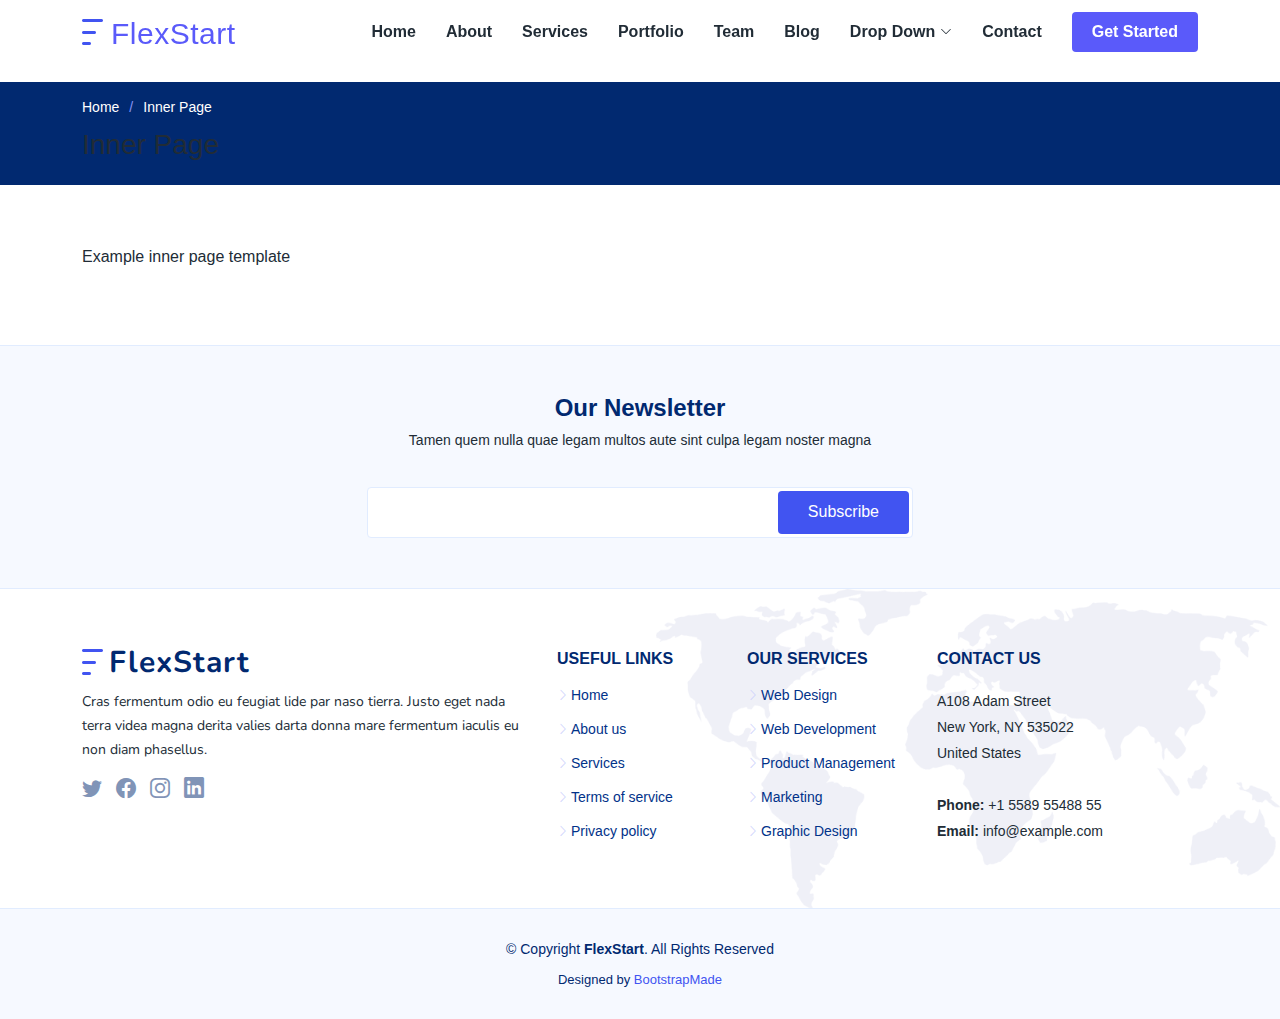
<file: inner-page.html>
<!DOCTYPE html>
<html lang="en">

<head>
  <meta charset="utf-8">
  <meta content="width=device-width, initial-scale=1.0" name="viewport">

  <title>Inner Page - FlexStart Bootstrap Template</title>
  <meta content="" name="description">
  <meta content="" name="keywords">

  <!-- Favicons -->
  <link href="assets/img/favicon.png" rel="icon">
  <link href="assets/img/apple-touch-icon.png" rel="apple-touch-icon">

  <!-- Google Fonts -->
  <link href="https://fonts.googleapis.com/css?family=Open+Sans:300,300i,400,400i,600,600i,700,700i|Nunito:300,300i,400,400i,600,600i,700,700i|Poppins:300,300i,400,400i,500,500i,600,600i,700,700i" rel="stylesheet">

  <!-- Vendor CSS Files -->
  <link href="assets/vendor/bootstrap/css/bootstrap.min.css" rel="stylesheet">
  <link href="assets/vendor/bootstrap-icons/bootstrap-icons.css" rel="stylesheet">
  <link href="assets/vendor/aos/aos.css" rel="stylesheet">
  <link href="assets/vendor/remixicon/remixicon.css" rel="stylesheet">
  <link href="assets/vendor/swiper/swiper-bundle.min.css" rel="stylesheet">
  <link href="assets/vendor/glightbox/css/glightbox.min.css" rel="stylesheet">

  <!-- Template Main CSS File -->
  <link href="assets/css/style.css" rel="stylesheet">

  <!-- =======================================================
  * Template Name: FlexStart - v1.4.0
  * Template URL: https://bootstrapmade.com/flexstart-bootstrap-startup-template/
  * Author: BootstrapMade.com
  * License: https://bootstrapmade.com/license/
  ======================================================== -->
</head>

<body>

  <!-- ======= Header ======= -->
  <header id="header" class="header fixed-top">
    <div class="container-fluid container-xl d-flex align-items-center justify-content-between">

      <a href="index.html" class="logo d-flex align-items-center">
        <img src="assets/img/logo.png" alt="">
        <span>FlexStart</span>
      </a>

      <nav id="navbar" class="navbar">
        <ul>
          <li><a class="nav-link scrollto " href="#hero">Home</a></li>
          <li><a class="nav-link scrollto" href="#about">About</a></li>
          <li><a class="nav-link scrollto" href="#services">Services</a></li>
          <li><a class="nav-link scrollto" href="#portfolio">Portfolio</a></li>
          <li><a class="nav-link scrollto" href="#team">Team</a></li>
          <li><a href="blog.html">Blog</a></li>
          <li class="dropdown"><a href="#"><span>Drop Down</span> <i class="bi bi-chevron-down"></i></a>
            <ul>
              <li><a href="#">Drop Down 1</a></li>
              <li class="dropdown"><a href="#"><span>Deep Drop Down</span> <i class="bi bi-chevron-right"></i></a>
                <ul>
                  <li><a href="#">Deep Drop Down 1</a></li>
                  <li><a href="#">Deep Drop Down 2</a></li>
                  <li><a href="#">Deep Drop Down 3</a></li>
                  <li><a href="#">Deep Drop Down 4</a></li>
                  <li><a href="#">Deep Drop Down 5</a></li>
                </ul>
              </li>
              <li><a href="#">Drop Down 2</a></li>
              <li><a href="#">Drop Down 3</a></li>
              <li><a href="#">Drop Down 4</a></li>
            </ul>
          </li>
          <li><a class="nav-link scrollto" href="#contact">Contact</a></li>
          <li><a class="getstarted scrollto" href="#about">Get Started</a></li>
        </ul>
        <i class="bi bi-list mobile-nav-toggle"></i>
      </nav><!-- .navbar -->

    </div>
  </header><!-- End Header -->

  <main id="main">

    <!-- ======= Breadcrumbs ======= -->
    <section class="breadcrumbs">
      <div class="container">

        <ol>
          <li><a href="index.html">Home</a></li>
          <li>Inner Page</li>
        </ol>
        <h2>Inner Page</h2>

      </div>
    </section><!-- End Breadcrumbs -->

    <section class="inner-page">
      <div class="container">
        <p>
          Example inner page template
        </p>
      </div>
    </section>

  </main><!-- End #main -->

  <!-- ======= Footer ======= -->
  <footer id="footer" class="footer">

    <div class="footer-newsletter">
      <div class="container">
        <div class="row justify-content-center">
          <div class="col-lg-12 text-center">
            <h4>Our Newsletter</h4>
            <p>Tamen quem nulla quae legam multos aute sint culpa legam noster magna</p>
          </div>
          <div class="col-lg-6">
            <form action="" method="post">
              <input type="email" name="email"><input type="submit" value="Subscribe">
            </form>
          </div>
        </div>
      </div>
    </div>

    <div class="footer-top">
      <div class="container">
        <div class="row gy-4">
          <div class="col-lg-5 col-md-12 footer-info">
            <a href="index.html" class="logo d-flex align-items-center">
              <img src="assets/img/logo.png" alt="">
              <span>FlexStart</span>
            </a>
            <p>Cras fermentum odio eu feugiat lide par naso tierra. Justo eget nada terra videa magna derita valies darta donna mare fermentum iaculis eu non diam phasellus.</p>
            <div class="social-links mt-3">
              <a href="#" class="twitter"><i class="bi bi-twitter"></i></a>
              <a href="#" class="facebook"><i class="bi bi-facebook"></i></a>
              <a href="#" class="instagram"><i class="bi bi-instagram bx bxl-instagram"></i></a>
              <a href="#" class="linkedin"><i class="bi bi-linkedin bx bxl-linkedin"></i></a>
            </div>
          </div>

          <div class="col-lg-2 col-6 footer-links">
            <h4>Useful Links</h4>
            <ul>
              <li><i class="bi bi-chevron-right"></i> <a href="#">Home</a></li>
              <li><i class="bi bi-chevron-right"></i> <a href="#">About us</a></li>
              <li><i class="bi bi-chevron-right"></i> <a href="#">Services</a></li>
              <li><i class="bi bi-chevron-right"></i> <a href="#">Terms of service</a></li>
              <li><i class="bi bi-chevron-right"></i> <a href="#">Privacy policy</a></li>
            </ul>
          </div>

          <div class="col-lg-2 col-6 footer-links">
            <h4>Our Services</h4>
            <ul>
              <li><i class="bi bi-chevron-right"></i> <a href="#">Web Design</a></li>
              <li><i class="bi bi-chevron-right"></i> <a href="#">Web Development</a></li>
              <li><i class="bi bi-chevron-right"></i> <a href="#">Product Management</a></li>
              <li><i class="bi bi-chevron-right"></i> <a href="#">Marketing</a></li>
              <li><i class="bi bi-chevron-right"></i> <a href="#">Graphic Design</a></li>
            </ul>
          </div>

          <div class="col-lg-3 col-md-12 footer-contact text-center text-md-start">
            <h4>Contact Us</h4>
            <p>
              A108 Adam Street <br>
              New York, NY 535022<br>
              United States <br><br>
              <strong>Phone:</strong> +1 5589 55488 55<br>
              <strong>Email:</strong> info@example.com<br>
            </p>

          </div>

        </div>
      </div>
    </div>

    <div class="container">
      <div class="copyright">
        &copy; Copyright <strong><span>FlexStart</span></strong>. All Rights Reserved
      </div>
      <div class="credits">
        <!-- All the links in the footer should remain intact. -->
        <!-- You can delete the links only if you purchased the pro version. -->
        <!-- Licensing information: https://bootstrapmade.com/license/ -->
        <!-- Purchase the pro version with working PHP/AJAX contact form: https://bootstrapmade.com/flexstart-bootstrap-startup-template/ -->
        Designed by <a href="https://bootstrapmade.com/">BootstrapMade</a>
      </div>
    </div>
  </footer><!-- End Footer -->

  <a href="#" class="back-to-top d-flex align-items-center justify-content-center"><i class="bi bi-arrow-up-short"></i></a>

  <!-- Vendor JS Files -->
  <script src="assets/vendor/bootstrap/js/bootstrap.bundle.js"></script>
  <script src="assets/vendor/aos/aos.js"></script>
  <script src="assets/vendor/php-email-form/validate.js"></script>
  <script src="assets/vendor/swiper/swiper-bundle.min.js"></script>
  <script src="assets/vendor/purecounter/purecounter.js"></script>
  <script src="assets/vendor/isotope-layout/isotope.pkgd.min.js"></script>
  <script src="assets/vendor/glightbox/js/glightbox.min.js"></script>

  <!-- Template Main JS File -->
  <script src="assets/js/main.js"></script>

</body>

</html>
</file>
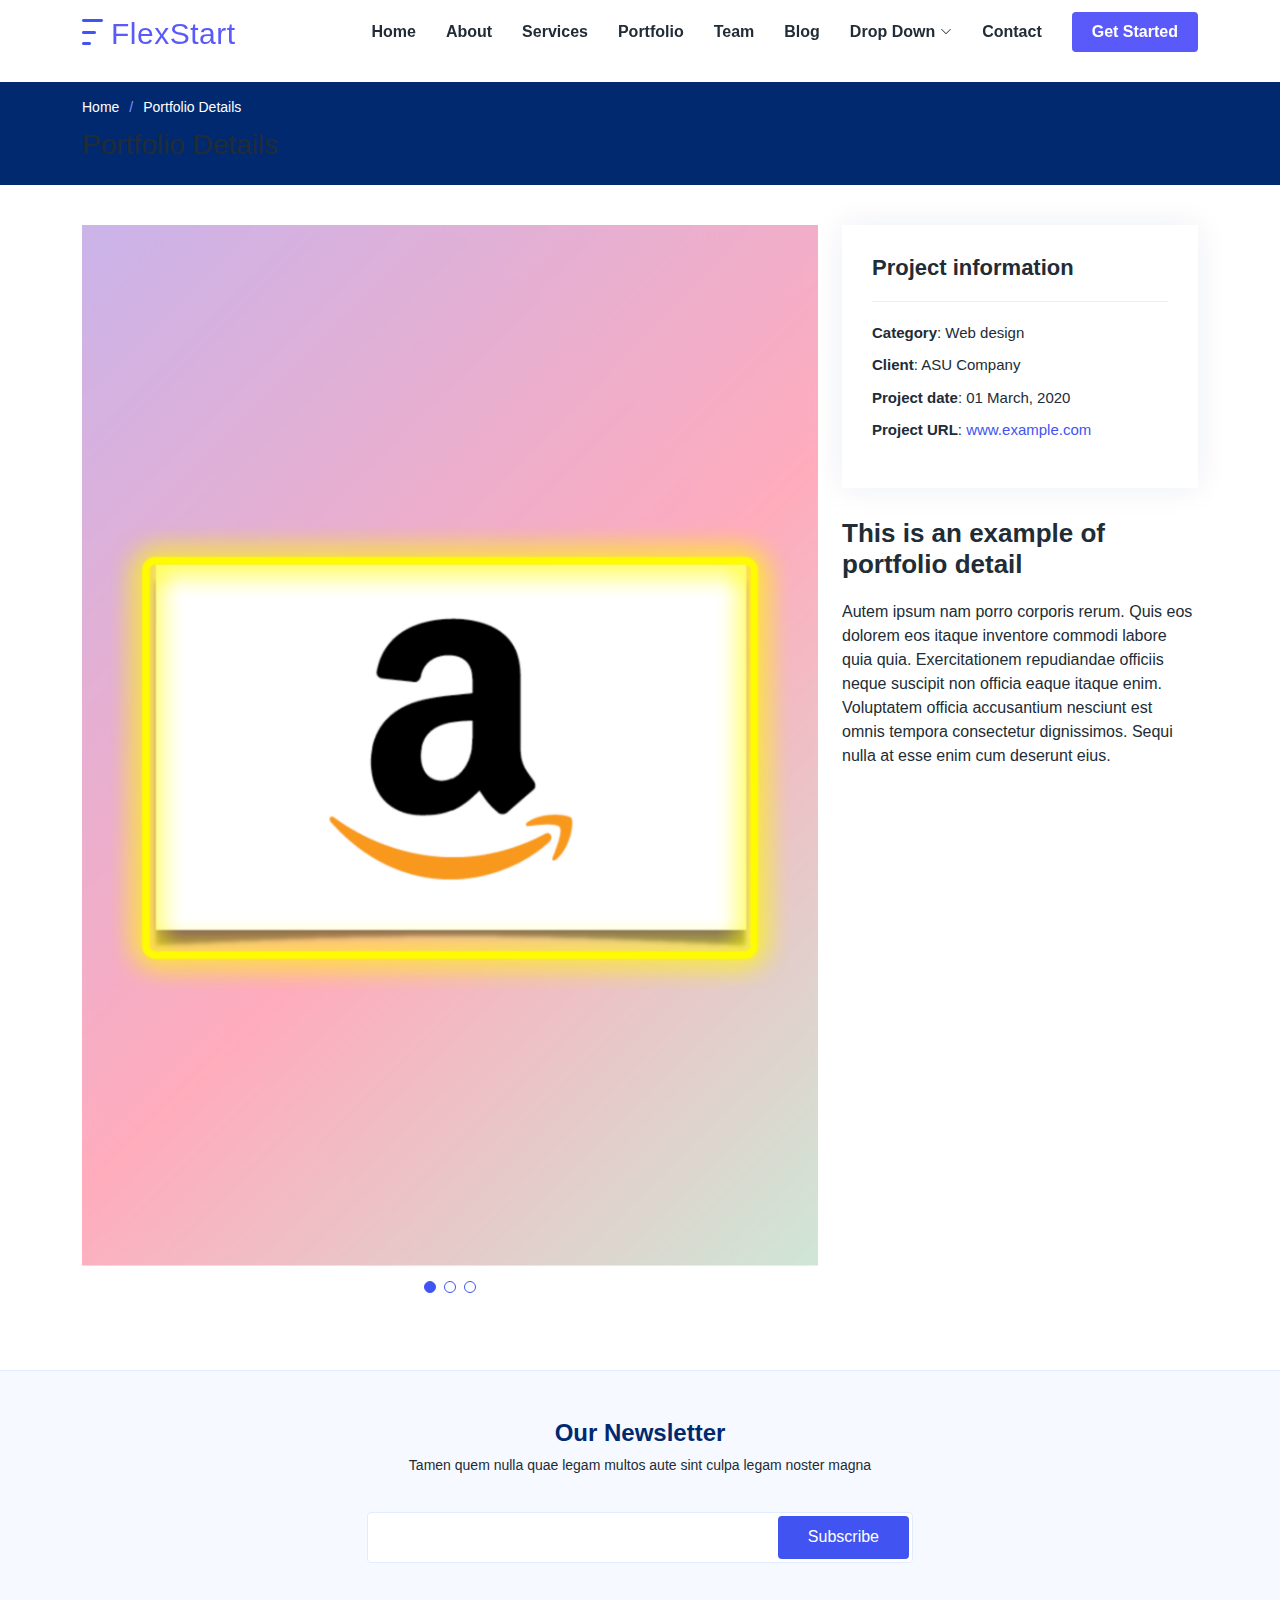
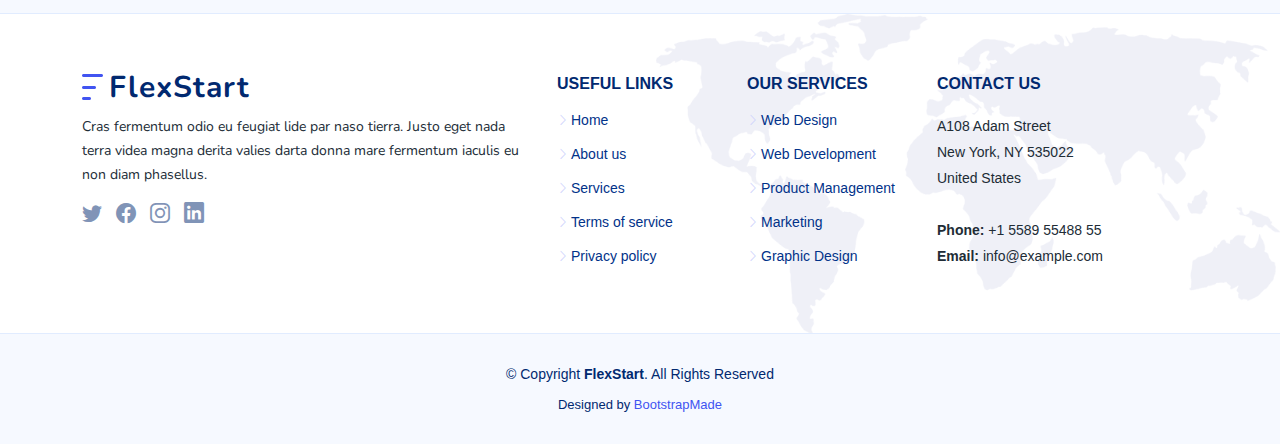
<file: portfolio-details.html>
<!DOCTYPE html>
<html lang="en">

<head>
  <meta charset="utf-8">
  <meta content="width=device-width, initial-scale=1.0" name="viewport">

  <title>Portfolio Details - FlexStart Bootstrap Template</title>
  <meta content="" name="description">
  <meta content="" name="keywords">

  <!-- Favicons -->
  <link href="assets/img/favicon.png" rel="icon">
  <link href="assets/img/apple-touch-icon.png" rel="apple-touch-icon">

  <!-- Google Fonts -->
  <link href="https://fonts.googleapis.com/css?family=Open+Sans:300,300i,400,400i,600,600i,700,700i|Nunito:300,300i,400,400i,600,600i,700,700i|Poppins:300,300i,400,400i,500,500i,600,600i,700,700i" rel="stylesheet">

  <!-- Vendor CSS Files -->
  <link href="assets/vendor/bootstrap/css/bootstrap.min.css" rel="stylesheet">
  <link href="assets/vendor/bootstrap-icons/bootstrap-icons.css" rel="stylesheet">
  <link href="assets/vendor/aos/aos.css" rel="stylesheet">
  <link href="assets/vendor/remixicon/remixicon.css" rel="stylesheet">
  <link href="assets/vendor/swiper/swiper-bundle.min.css" rel="stylesheet">
  <link href="assets/vendor/glightbox/css/glightbox.min.css" rel="stylesheet">

  <!-- Template Main CSS File -->
  <link href="assets/css/style.css" rel="stylesheet">

  <!-- =======================================================
  * Template Name: FlexStart - v1.4.0
  * Template URL: https://bootstrapmade.com/flexstart-bootstrap-startup-template/
  * Author: BootstrapMade.com
  * License: https://bootstrapmade.com/license/
  ======================================================== -->
</head>

<body>

  <!-- ======= Header ======= -->
  <header id="header" class="header fixed-top">
    <div class="container-fluid container-xl d-flex align-items-center justify-content-between">

      <a href="index.html" class="logo d-flex align-items-center">
        <img src="assets/img/logo.png" alt="">
        <span>FlexStart</span>
      </a>

      <nav id="navbar" class="navbar">
        <ul>
          <li><a class="nav-link scrollto " href="#hero">Home</a></li>
          <li><a class="nav-link scrollto" href="#about">About</a></li>
          <li><a class="nav-link scrollto" href="#services">Services</a></li>
          <li><a class="nav-link scrollto" href="#portfolio">Portfolio</a></li>
          <li><a class="nav-link scrollto" href="#team">Team</a></li>
          <li><a href="blog.html">Blog</a></li>
          <li class="dropdown"><a href="#"><span>Drop Down</span> <i class="bi bi-chevron-down"></i></a>
            <ul>
              <li><a href="#">Drop Down 1</a></li>
              <li class="dropdown"><a href="#"><span>Deep Drop Down</span> <i class="bi bi-chevron-right"></i></a>
                <ul>
                  <li><a href="#">Deep Drop Down 1</a></li>
                  <li><a href="#">Deep Drop Down 2</a></li>
                  <li><a href="#">Deep Drop Down 3</a></li>
                  <li><a href="#">Deep Drop Down 4</a></li>
                  <li><a href="#">Deep Drop Down 5</a></li>
                </ul>
              </li>
              <li><a href="#">Drop Down 2</a></li>
              <li><a href="#">Drop Down 3</a></li>
              <li><a href="#">Drop Down 4</a></li>
            </ul>
          </li>
          <li><a class="nav-link scrollto" href="#contact">Contact</a></li>
          <li><a class="getstarted scrollto" href="#about">Get Started</a></li>
        </ul>
        <i class="bi bi-list mobile-nav-toggle"></i>
      </nav><!-- .navbar -->

    </div>
  </header><!-- End Header -->

  <main id="main">

    <!-- ======= Breadcrumbs ======= -->
    <section class="breadcrumbs">
      <div class="container">

        <ol>
          <li><a href="index.html">Home</a></li>
          <li>Portfolio Details</li>
        </ol>
        <h2>Portfolio Details</h2>

      </div>
    </section><!-- End Breadcrumbs -->

    <!-- ======= Portfolio Details Section ======= -->
    <section id="portfolio-details" class="portfolio-details">
      <div class="container">

        <div class="row gy-4">

          <div class="col-lg-8">
            <div class="portfolio-details-slider swiper-container">
              <div class="swiper-wrapper align-items-center">

                <div class="swiper-slide">
                  <img src="assets/img/portfolio/portfolio-1.jpg" alt="">
                </div>

                <div class="swiper-slide">
                  <img src="assets/img/portfolio/portfolio-2.jpg" alt="">
                </div>

                <div class="swiper-slide">
                  <img src="assets/img/portfolio/portfolio-3.jpg" alt="">
                </div>

              </div>
              <div class="swiper-pagination"></div>
            </div>
          </div>

          <div class="col-lg-4">
            <div class="portfolio-info">
              <h3>Project information</h3>
              <ul>
                <li><strong>Category</strong>: Web design</li>
                <li><strong>Client</strong>: ASU Company</li>
                <li><strong>Project date</strong>: 01 March, 2020</li>
                <li><strong>Project URL</strong>: <a href="#">www.example.com</a></li>
              </ul>
            </div>
            <div class="portfolio-description">
              <h2>This is an example of portfolio detail</h2>
              <p>
                Autem ipsum nam porro corporis rerum. Quis eos dolorem eos itaque inventore commodi labore quia quia. Exercitationem repudiandae officiis neque suscipit non officia eaque itaque enim. Voluptatem officia accusantium nesciunt est omnis tempora consectetur dignissimos. Sequi nulla at esse enim cum deserunt eius.
              </p>
            </div>
          </div>

        </div>

      </div>
    </section><!-- End Portfolio Details Section -->

  </main><!-- End #main -->

  <!-- ======= Footer ======= -->
  <footer id="footer" class="footer">

    <div class="footer-newsletter">
      <div class="container">
        <div class="row justify-content-center">
          <div class="col-lg-12 text-center">
            <h4>Our Newsletter</h4>
            <p>Tamen quem nulla quae legam multos aute sint culpa legam noster magna</p>
          </div>
          <div class="col-lg-6">
            <form action="" method="post">
              <input type="email" name="email"><input type="submit" value="Subscribe">
            </form>
          </div>
        </div>
      </div>
    </div>

    <div class="footer-top">
      <div class="container">
        <div class="row gy-4">
          <div class="col-lg-5 col-md-12 footer-info">
            <a href="index.html" class="logo d-flex align-items-center">
              <img src="assets/img/logo.png" alt="">
              <span>FlexStart</span>
            </a>
            <p>Cras fermentum odio eu feugiat lide par naso tierra. Justo eget nada terra videa magna derita valies darta donna mare fermentum iaculis eu non diam phasellus.</p>
            <div class="social-links mt-3">
              <a href="#" class="twitter"><i class="bi bi-twitter"></i></a>
              <a href="#" class="facebook"><i class="bi bi-facebook"></i></a>
              <a href="#" class="instagram"><i class="bi bi-instagram bx bxl-instagram"></i></a>
              <a href="#" class="linkedin"><i class="bi bi-linkedin bx bxl-linkedin"></i></a>
            </div>
          </div>

          <div class="col-lg-2 col-6 footer-links">
            <h4>Useful Links</h4>
            <ul>
              <li><i class="bi bi-chevron-right"></i> <a href="#">Home</a></li>
              <li><i class="bi bi-chevron-right"></i> <a href="#">About us</a></li>
              <li><i class="bi bi-chevron-right"></i> <a href="#">Services</a></li>
              <li><i class="bi bi-chevron-right"></i> <a href="#">Terms of service</a></li>
              <li><i class="bi bi-chevron-right"></i> <a href="#">Privacy policy</a></li>
            </ul>
          </div>

          <div class="col-lg-2 col-6 footer-links">
            <h4>Our Services</h4>
            <ul>
              <li><i class="bi bi-chevron-right"></i> <a href="#">Web Design</a></li>
              <li><i class="bi bi-chevron-right"></i> <a href="#">Web Development</a></li>
              <li><i class="bi bi-chevron-right"></i> <a href="#">Product Management</a></li>
              <li><i class="bi bi-chevron-right"></i> <a href="#">Marketing</a></li>
              <li><i class="bi bi-chevron-right"></i> <a href="#">Graphic Design</a></li>
            </ul>
          </div>

          <div class="col-lg-3 col-md-12 footer-contact text-center text-md-start">
            <h4>Contact Us</h4>
            <p>
              A108 Adam Street <br>
              New York, NY 535022<br>
              United States <br><br>
              <strong>Phone:</strong> +1 5589 55488 55<br>
              <strong>Email:</strong> info@example.com<br>
            </p>

          </div>

        </div>
      </div>
    </div>

    <div class="container">
      <div class="copyright">
        &copy; Copyright <strong><span>FlexStart</span></strong>. All Rights Reserved
      </div>
      <div class="credits">
        <!-- All the links in the footer should remain intact. -->
        <!-- You can delete the links only if you purchased the pro version. -->
        <!-- Licensing information: https://bootstrapmade.com/license/ -->
        <!-- Purchase the pro version with working PHP/AJAX contact form: https://bootstrapmade.com/flexstart-bootstrap-startup-template/ -->
        Designed by <a href="https://bootstrapmade.com/">BootstrapMade</a>
      </div>
    </div>
  </footer><!-- End Footer -->

  <a href="#" class="back-to-top d-flex align-items-center justify-content-center"><i class="bi bi-arrow-up-short"></i></a>

  <!-- Vendor JS Files -->
  <script src="assets/vendor/bootstrap/js/bootstrap.bundle.js"></script>
  <script src="assets/vendor/aos/aos.js"></script>
  <script src="assets/vendor/php-email-form/validate.js"></script>
  <script src="assets/vendor/swiper/swiper-bundle.min.js"></script>
  <script src="assets/vendor/purecounter/purecounter.js"></script>
  <script src="assets/vendor/isotope-layout/isotope.pkgd.min.js"></script>
  <script src="assets/vendor/glightbox/js/glightbox.min.js"></script>

  <!-- Template Main JS File -->
  <script src="assets/js/main.js"></script>

</body>

</html>
</file>
<file: assets/css/style.css>
/**
* Template Name: FlexStart - v1.4.0
* Template URL: https://bootstrapmade.com/flexstart-bootstrap-startup-template/
* Author: BootstrapMade.com
* License: https://bootstrapmade.com/license/
*/

/*--------------------------------------------------------------
# General
--------------------------------------------------------------*/
:root {
  scroll-behavior: smooth;
}


body {
  font-family: "IBM Plex Sans", sans-serif;
  color: rgb(33, 44, 54);
}

a {
  color: #4154f1;
  text-decoration: none;
}

a:hover {
  color: rgb(33, 44, 54);
  text-decoration: none;
}

h1 {
  font-family: "Muli", sans-serif;
  color: rgb(33, 44, 54);
}

h2, h3, h4, h5, h6 {
  font-family: "IBM Plex Sans", sans-serif;
  color: rgb(33, 44, 54);
}

/*--------------------------------------------------------------
# Sections
--------------------------------------------------------------*/
section {
  padding: 60px 0;
  overflow: hidden;
}

.section-header {
  text-align: center;
  padding-bottom: 40px;
}

.section-header h2 {
  font-size: 13px;
  letter-spacing: 1px;
  font-weight: 700;
  margin: 0;
  color: rgb(33, 44, 54);
  text-transform: uppercase;
}

.section-header p {
  margin: 10px 0 0 0;
  padding: 0;
  font-size: 38px;
  line-height: 42px;
  font-weight: 700;
  color: rgb(33, 44, 54);
}

@media (max-width: 768px) {
  .section-header p {
    font-size: 28px;
    line-height: 32px;
  }
}

/*--------------------------------------------------------------
# Breadcrumbs
--------------------------------------------------------------*/
.breadcrumbs {
  padding: 15px 0;
  background: #012970;
  min-height: 40px;
  margin-top: 82px;
  color: #fff;
}

@media (max-width: 992px) {
  .breadcrumbs {
    margin-top: 57px;
  }
}

.breadcrumbs h2 {
  font-size: 28px;
  font-weight: 500;
}

.breadcrumbs ol {
  display: flex;
  flex-wrap: wrap;
  list-style: none;
  padding: 0 0 10px 0;
  margin: 0;
  font-size: 14px;
}

.breadcrumbs ol a {
  color: #fff;
  transition: 0.3s;
}

.breadcrumbs ol a:hover {
  text-decoration: underline;
}

.breadcrumbs ol li + li {
  padding-left: 10px;
}

.breadcrumbs ol li + li::before {
  display: inline-block;
  padding-right: 10px;
  color: #8894f6;
  content: "/";
}

/*--------------------------------------------------------------
# Back to top button
--------------------------------------------------------------*/
.back-to-top {
  position: fixed;
  visibility: hidden;
  opacity: 0;
  right: 15px;
  bottom: 15px;
  z-index: 99999;
  background: #4154f1;
  width: 40px;
  height: 40px;
  border-radius: 4px;
  transition: all 0.4s;
}

.back-to-top i {
  font-size: 24px;
  color: #fff;
  line-height: 0;
}

.back-to-top:hover {
  background: #6776f4;
  color: #fff;
}

.back-to-top.active {
  visibility: visible;
  opacity: 1;
}

/*--------------------------------------------------------------
# Disable aos animation delay on mobile devices
--------------------------------------------------------------*/
@media screen and (max-width: 768px) {
  [data-aos-delay] {
    transition-delay: 0 !important;
  }
}

/*--------------------------------------------------------------
# Header
--------------------------------------------------------------*/
.header {
  transition: all 0.5s;
  z-index: 997;
  padding: 10px 0;
}

.header.header-scrolled {
  background: #fff;
  padding: 15px 0;
  box-shadow: 0px 2px 20px rgba(1, 41, 112, 0.1);
}

.header .logo {
  line-height: 0;
}

.header .logo img {
  max-height: 60px;
  margin-right: 8px;
  margin-top: 0px;
  margin-bottom: 0px;

}

.header .logo span {
  font-size: 30px;
  font-weight: 500;
  letter-spacing: 0.5px;
  color: #5A5AFA;
  font-family: "Futura", sans-serif;
  margin-top: 3px;
}

/*--------------------------------------------------------------
# Navigation Menu
--------------------------------------------------------------*/
/**
* Desktop Navigation
*/
.navbar {
  padding: 0;
}

.navbar ul {
  margin: 0;
  padding: 0;
  display: flex;
  list-style: none;
  align-items: center;
}

.navbar li {
  position: relative;
}

.navbar a, .navbar a:focus {
  display: flex;
  align-items: center;
  justify-content: space-between;
  padding: 10px 0 10px 30px;
  font-family: "Muli", sans-serif;
  font-size: 1rem;
  font-weight: 700;
  color: rgb(33, 44, 54);
  white-space: nowrap;
  transition: 0.3s;
}

.navbar a i, .navbar a:focus i {
  font-size: 12px;
  line-height: 0;
  margin-left: 5px;
}

.navbar a:hover, .navbar .active, .navbar .active:focus, .navbar li:hover > a {
  color: #FFE11F;
}

.navbar .getstarted {
  background: #5A5AFA;
  padding: 8px 20px;
  margin-left: 30px;
  border-radius: 4px;
  color: #fff;
}

.navbar .getstarted:hover {
  color: #fff;
  background: #5969f3;
}

.navbar .dropdown ul {
  display: block;
  position: absolute;
  left: 14px;
  top: calc(100% + 30px);
  margin: 0;
  padding: 10px 0;
  z-index: 99;
  opacity: 0;
  visibility: hidden;
  background: #fff;
  box-shadow: 0px 0px 30px rgba(127, 137, 161, 0.25);
  transition: 0.3s;
  border-radius: 4px;
}

.navbar .dropdown ul li {
  min-width: 200px;
}

.navbar .dropdown ul a {
  padding: 10px 20px;
  font-size: 15px;
  text-transform: none;
  font-weight: 600;
}

.navbar .dropdown ul a i {
  font-size: 12px;
}

.navbar .dropdown ul a:hover, .navbar .dropdown ul .active:hover, .navbar .dropdown ul li:hover > a {
  color: #4154f1;
}

.navbar .dropdown:hover > ul {
  opacity: 1;
  top: 100%;
  visibility: visible;
}

.navbar .dropdown .dropdown ul {
  top: 0;
  left: calc(100% - 30px);
  visibility: hidden;
}

.navbar .dropdown .dropdown:hover > ul {
  opacity: 1;
  top: 0;
  left: 100%;
  visibility: visible;
}

@media (max-width: 1366px) {
  .navbar .dropdown .dropdown ul {
    left: -90%;
  }
  .navbar .dropdown .dropdown:hover > ul {
    left: -100%;
  }
}

/**
* Mobile Navigation
*/
.mobile-nav-toggle {
  color: #012970;
  font-size: 28px;
  cursor: pointer;
  display: none;
  line-height: 0;
  transition: 0.5s;
}

.mobile-nav-toggle.bi-x {
  color: #fff;
}

@media (max-width: 991px) {
  .mobile-nav-toggle {
    display: block;
  }
  .navbar ul {
    display: none;
  }
}

.navbar-mobile {
  position: fixed;
  overflow: hidden;
  top: 0;
  right: 0;
  left: 0;
  bottom: 0;
  background: rgba(1, 22, 61, 0.9);
  transition: 0.3s;
}

.navbar-mobile .mobile-nav-toggle {
  position: absolute;
  top: 15px;
  right: 15px;
}

.navbar-mobile ul {
  display: block;
  position: absolute;
  top: 55px;
  right: 15px;
  bottom: 15px;
  left: 15px;
  padding: 10px 0;
  border-radius: 10px;
  background-color: #fff;
  overflow-y: auto;
  transition: 0.3s;
}

.navbar-mobile a {
  padding: 10px 20px;
  font-size: 15px;
  color: #012970;
}

.navbar-mobile a:hover, .navbar-mobile .active, .navbar-mobile li:hover > a {
  color: #4154f1;
}

.navbar-mobile .getstarted {
  margin: 15px;
}

.navbar-mobile .dropdown ul {
  position: static;
  display: none;
  margin: 10px 20px;
  padding: 10px 0;
  z-index: 99;
  opacity: 1;
  visibility: visible;
  background: #fff;
  box-shadow: 0px 0px 30px rgba(127, 137, 161, 0.25);
}

.navbar-mobile .dropdown ul li {
  min-width: 200px;
}

.navbar-mobile .dropdown ul a {
  padding: 10px 20px;
}

.navbar-mobile .dropdown ul a i {
  font-size: 12px;
}

.navbar-mobile .dropdown ul a:hover, .navbar-mobile .dropdown ul .active:hover, .navbar-mobile .dropdown ul li:hover > a {
  color: #4154f1;
}

.navbar-mobile .dropdown > .dropdown-active {
  display: block;
}

/*--------------------------------------------------------------
# Hero Section
--------------------------------------------------------------*/
.hero {
  width: 100%;
  height: 100vh;
  background: url(../img/hero-bg.png) top center no-repeat;
  background-size: cover;
}

.hero h1 {
  margin: 0;
  font-size: 2.3rem;
  font-weight: 700;
  color: rgb(33, 44, 54);
}

.hero h2 {
  color: rgb(33, 44, 54);;
  margin: 15px 0 0 0;
  font-size: 1.5rem;
}

.hero .btn-get-started {
  margin-top: 30px;
  line-height: 0;
  padding: 15px 40px;
  border-radius: 4px;
  transition: 0.5s;
  color: #fff;
  background: #4154f1;
  box-shadow: 0px 5px 30px rgba(65, 84, 241, 0.4);
}

.hero .btn-get-started span {
  font-family: "Nunito", sans-serif;
  font-weight: 600;
  font-size: 16px;
  letter-spacing: 1px;
}

.hero .btn-get-started i {
  margin-left: 5px;
  font-size: 18px;
  transition: 0.3s;
}

.hero .btn-get-started:hover i {
  transform: translateX(5px);
}

.hero .hero-img {
  text-align: right;
}

@media (min-width: 1024px) {
  .hero {
    background-attachment: fixed;
  }
}

@media (max-width: 991px) {
  .hero {
    height: auto;
    padding: 120px 0 60px 0;
  }
  .hero .hero-img {
    text-align: center;
    margin-top: 80px;
  }
  .hero .hero-img img {
    width: 80%;
  }
}

@media (max-width: 768px) {
  .hero {
    text-align: center;
  }
  .hero h1 {
    font-size: 32px;
  }
  .hero h2 {
    font-size: 24px;
  }
  .hero .hero-img img {
    width: 100%;
  }
}

/*--------------------------------------------------------------
# Index Page
--------------------------------------------------------------*/
/*--------------------------------------------------------------
# About
--------------------------------------------------------------*/
.about .content {
  background-color: #f6f9ff;
  padding: 40px;
}

.about h3 {
  font-size: 14px;
  font-weight: 700;
  color: #4154f1;
  text-transform: uppercase;
}

.about h2 {
  font-size: 24px;
  font-weight: 700;
  color: #012970;
}

.about p {
  margin: 15px 0 30px 0;
  line-height: 24px;
}

.about .btn-read-more {
  line-height: 0;
  padding: 15px 40px;
  border-radius: 4px;
  transition: 0.5s;
  color: #fff;
  background: #4154f1;
  box-shadow: 0px 5px 25px rgba(65, 84, 241, 0.3);
}

.about .btn-read-more span {
  font-family: "Nunito", sans-serif;
  font-weight: 600;
  font-size: 16px;
  letter-spacing: 1px;
}

.about .btn-read-more i {
  margin-left: 5px;
  font-size: 18px;
  transition: 0.3s;
}

.about .btn-read-more:hover i {
  transform: translateX(5px);
}

/*--------------------------------------------------------------
# Values
--------------------------------------------------------------*/
.values .box {
  padding: 30px;
  box-shadow: 0px 0 5px rgba(1, 41, 112, 0.08);
  text-align: center;
  transition: 0.3s;
  height: 100%;
}

.values .box img {
  padding: 30px 50px;
  transition: 0.5s;
  transform: scale(1.1);
}

.values .box h3 {
  font-size: 24px;
  color: #012970;
  font-weight: 700;
  margin-bottom: 18px;
}

.values .box:hover {
  box-shadow: 0px 0 30px rgba(1, 41, 112, 0.08);
}

.values .box:hover img {
  transform: scale(1);
}

/*--------------------------------------------------------------
# Counts
--------------------------------------------------------------*/
.counts {
  padding: 70px 0 60px;
}

.counts .count-box {
  display: flex;
  align-items: center;
  padding: 30px;
  width: 100%;
  background: #fff;
  box-shadow: 0px 0 30px rgba(1, 41, 112, 0.08);
}

.counts .count-box i {
  font-size: 42px;
  line-height: 0;
  margin-right: 20px;
  color: #4154f1;
}

.counts .count-box span {
  font-size: 36px;
  display: block;
  font-weight: 600;
  color: #0b198f;
}

.counts .count-box p {
  padding: 0;
  margin: 0;
  font-family: "Nunito", sans-serif;
  font-size: 14px;
}

/*--------------------------------------------------------------
# Features
--------------------------------------------------------------*/
.features .feature-box {
  padding: 24px 20px;
  box-shadow: 0px 0 30px rgba(1, 41, 112, 0.08);
  transition: 0.3s;
  height: 100%;
}

.features .feature-box h3 {
  font-size: 18px;
  color: #012970;
  font-weight: 700;
  margin: 0;
}

.features .feature-box i {
  line-height: 0;
  background: #ecf3ff;
  padding: 4px;
  margin-right: 10px;
  font-size: 24px;
  border-radius: 3px;
  transition: 0.3s;
}

.features .feature-box:hover i {
  background: #4154f1;
  color: #fff;
}

.features .feture-tabs {
  margin-top: 120px;
}

.features .feture-tabs h3 {
  color: #012970;
  font-weight: 700;
  font-size: 32px;
  margin-bottom: 10px;
}

@media (max-width: 768px) {
  .features .feture-tabs h3 {
    font-size: 28px;
  }
}

.features .feture-tabs .nav-pills {
  border-bottom: 1px solid #eee;
}

.features .feture-tabs .nav-link {
  background: none;
  text-transform: uppercase;
  font-size: 15px;
  font-weight: 600;
  color: #012970;
  padding: 12px 0;
  margin-right: 25px;
  margin-bottom: -2px;
  border-radius: 0;
}

.features .feture-tabs .nav-link.active {
  color: #4154f1;
  border-bottom: 3px solid #4154f1;
}

.features .feture-tabs .tab-content h4 {
  font-size: 18px;
  margin: 0;
  font-weight: 700;
  color: #012970;
}

.features .feture-tabs .tab-content i {
  font-size: 24px;
  line-height: 0;
  margin-right: 8px;
  color: #4154f1;
}

.features .feature-icons {
  margin-top: 120px;
}

.features .feature-icons h3 {
  color: #012970;
  font-weight: 700;
  font-size: 32px;
  margin-bottom: 20px;
  text-align: center;
}

@media (max-width: 768px) {
  .features .feature-icons h3 {
    font-size: 28px;
  }
}

.features .feature-icons .content .icon-box {
  display: flex;
}

.features .feature-icons .content .icon-box h4 {
  font-size: 20px;
  font-weight: 700;
  margin: 0 0 10px 0;
  color: #012970;
}

.features .feature-icons .content .icon-box i {
  font-size: 44px;
  line-height: 44px;
  color: #0245bc;
  margin-right: 15px;
}

.features .feature-icons .content .icon-box p {
  font-size: 15px;
  color: #848484;
}

/*--------------------------------------------------------------
# Services
--------------------------------------------------------------*/
.services .service-box {
  box-shadow: 0px 0 30px rgba(1, 41, 112, 0.08);
  height: 100%;
  padding: 60px 30px;
  text-align: center;
  transition: 0.3s;
  border-radius: 5px;
}

.services .service-box .icon {
  font-size: 36px;
  padding: 40px 20px;
  border-radius: 4px;
  position: relative;
  margin-bottom: 25px;
  display: inline-block;
  line-height: 0;
  transition: 0.3s;
}

.services .service-box h3 {
  color: #444444;
  font-weight: 700;
}

.services .service-box .read-more {
  display: inline-flex;
  align-items: center;
  justify-content: center;
  font-weight: 600;
  font-size: 16px;
  padding: 8px 20px;
}

.services .service-box .read-more i {
  line-height: 0;
  margin-left: 5px;
  font-size: 18px;
}

.services .service-box.blue {
  border-bottom: 3px solid #2db6fa;
}

.services .service-box.blue .icon {
  color: #2db6fa;
  background: #dbf3fe;
}

.services .service-box.blue .read-more {
  color: #2db6fa;
}

.services .service-box.blue:hover {
  background: #2db6fa;
}

.services .service-box.orange {
  border-bottom: 3px solid #f68c09;
}

.services .service-box.orange .icon {
  color: #f68c09;
  background: #fde3c4;
}

.services .service-box.orange .read-more {
  color: #f68c09;
}

.services .service-box.orange:hover {
  background: #f68c09;
}

.services .service-box.green {
  border-bottom: 3px solid #08da4e;
}

.services .service-box.green .icon {
  color: #08da4e;
  background: #cffddf;
}

.services .service-box.green .read-more {
  color: #08da4e;
}

.services .service-box.green:hover {
  background: #08da4e;
}

.services .service-box.red {
  border-bottom: 3px solid #e9222c;
}

.services .service-box.red .icon {
  color: #e9222c;
  background: #fef7f8;
}

.services .service-box.red .read-more {
  color: #e9222c;
}

.services .service-box.red:hover {
  background: #e9222c;
}

.services .service-box.purple {
  border-bottom: 3px solid #b50edf;
}

.services .service-box.purple .icon {
  color: #b50edf;
  background: #f8e4fd;
}

.services .service-box.purple .read-more {
  color: #b50edf;
}

.services .service-box.purple:hover {
  background: #b50edf;
}

.services .service-box.pink {
  border-bottom: 3px solid #f51f9c;
}

.services .service-box.pink .icon {
  color: #f51f9c;
  background: #feecf7;
}

.services .service-box.pink .read-more {
  color: #f51f9c;
}

.services .service-box.pink:hover {
  background: #f51f9c;
}

.services .service-box:hover h3, .services .service-box:hover p, .services .service-box:hover .read-more {
  color: #fff;
}

.services .service-box:hover .icon {
  background: #fff;
}

/*--------------------------------------------------------------
# Pricing
--------------------------------------------------------------*/
.pricing .box {
  padding: 40px 20px;
  background: #fff;
  text-align: center;
  box-shadow: 0px 0 30px rgba(1, 41, 112, 0.08);
  border-radius: 4px;
  position: relative;
  overflow: hidden;
  transition: 0.3s;
}

.pricing .box:hover {
  transform: scale(1.1);
  box-shadow: 0px 0 30px rgba(1, 41, 112, 0.1);
}

.pricing h3 {
  font-weight: 700;
  font-size: 18px;
  margin-bottom: 15px;
}

.pricing .price {
  font-size: 36px;
  color: #444444;
  font-weight: 600;
  font-family: "Poppins", sans-serif;
}

.pricing .price sup {
  font-size: 20px;
  top: -15px;
  left: -3px;
}

.pricing .price span {
  color: #bababa;
  font-size: 16px;
  font-weight: 300;
}

.pricing img {
  padding: 30px 40px;
}

.pricing ul {
  padding: 0;
  list-style: none;
  color: #444444;
  text-align: center;
  line-height: 26px;
  font-size: 16px;
  margin-bottom: 25px;
}

.pricing ul li {
  padding-bottom: 10px;
}

.pricing ul .na {
  color: #ccc;
  text-decoration: line-through;
}

.pricing .btn-buy {
  display: inline-block;
  padding: 8px 40px 10px 40px;
  border-radius: 50px;
  color: #4154f1;
  transition: none;
  font-size: 16px;
  font-weight: 400;
  font-family: "Nunito", sans-serif;
  font-weight: 600;
  transition: 0.3s;
  border: 1px solid #4154f1;
}

.pricing .btn-buy:hover {
  background: #4154f1;
  color: #fff;
}

.pricing .featured {
  width: 200px;
  position: absolute;
  top: 18px;
  right: -68px;
  transform: rotate(45deg);
  z-index: 1;
  font-size: 14px;
  padding: 1px 0 3px 0;
  background: #4154f1;
  color: #fff;
}

/*--------------------------------------------------------------
# F.A.Q
--------------------------------------------------------------*/
.faq .accordion-collapse {
  border: 0;
}

.faq .accordion-button {
  padding: 15px 15px 20px 0;
  font-weight: 600;
  border: 0;
  font-size: 18px;
  color: #444444;
  text-align: left;
}

.faq .accordion-button:focus {
  box-shadow: none;
}

.faq .accordion-button:not(.collapsed) {
  background: none;
  color: #4154f1;
  border-bottom: 0;
}

.faq .accordion-body {
  padding: 0 0 25px 0;
  border: 0;
}

/*--------------------------------------------------------------
# Portfolio
--------------------------------------------------------------*/
.portfolio #portfolio-flters {
  padding: 0;
  margin: 0 auto 25px auto;
  list-style: none;
  text-align: center;
  background: white;
  border-radius: 50px;
  padding: 2px 15px;
}

.portfolio #portfolio-flters li {
  cursor: pointer;
  display: inline-block;
  padding: 8px 20px 10px 20px;
  font-size: 15px;
  font-weight: 600;
  line-height: 1;
  color: #444444;
  margin: 0 4px 8px 4px;
  transition: 0.3s;
  border-radius: 50px;
  border: 1px solid #fff;
}

.portfolio #portfolio-flters li:hover, .portfolio #portfolio-flters li.filter-active {
  color: #4154f1;
  border-color: #4154f1;
}

.portfolio #portfolio-flters li:last-child {
  margin-right: 0;
}

.portfolio .portfolio-wrap {
  transition: 0.3s;
  position: relative;
  overflow: hidden;
  z-index: 1;
  background: rgba(255, 255, 255, 0.75);
}

.portfolio .portfolio-wrap::before {
  content: "";
  background: rgba(255, 255, 255, 0.75);
  position: absolute;
  left: 30px;
  right: 30px;
  top: 30px;
  bottom: 30px;
  transition: all ease-in-out 0.3s;
  z-index: 2;
  opacity: 0;
}

.portfolio .portfolio-wrap img {
  transition: 1s;
  border-radius: 10%;
}

.portfolio .portfolio-wrap .portfolio-info {
  opacity: 0;
  position: absolute;
  top: 0;
  left: 0;
  right: 0;
  bottom: 0;
  text-align: center;
  z-index: 3;
  transition: all ease-in-out 0.3s;
  display: flex;
  flex-direction: column;
  justify-content: center;
  align-items: center;
}

.portfolio .portfolio-wrap .portfolio-info::before {
  display: block;
  content: "";
  width: 48px;
  height: 48px;
  position: absolute;
  top: 35px;
  left: 35px;
  border-top: 3px solid rgba(1, 41, 112, 0.2);
  border-left: 3px solid rgba(1, 41, 112, 0.2);
  transition: all 0.5s ease 0s;
  z-index: 9994;
}

.portfolio .portfolio-wrap .portfolio-info::after {
  display: block;
  content: "";
  width: 48px;
  height: 48px;
  position: absolute;
  bottom: 35px;
  right: 35px;
  border-bottom: 3px solid rgba(1, 41, 112, 0.2);
  border-right: 3px solid rgba(1, 41, 112, 0.2);
  transition: all 0.5s ease 0s;
  z-index: 9994;
}

.portfolio .portfolio-wrap .portfolio-info h4 {
  font-size: 20px;
  color: #012970;
  font-weight: 700;
}

.portfolio .portfolio-wrap .portfolio-info p {
  color: #012970;
  font-weight: 600;
  font-size: 14px;
  text-transform: uppercase;
  padding: 0;
  margin: 0;
}

.portfolio .portfolio-wrap .portfolio-links {
  text-align: center;
  z-index: 4;
}

.portfolio .portfolio-wrap .portfolio-links a {
  color: #fff;
  background: #4154f1;
  margin: 10px 2px;
  width: 36px;
  height: 36px;
  display: inline-flex;
  align-items: center;
  justify-content: center;
  border-radius: 50%;
  transition: 0.3s;
}

.portfolio .portfolio-wrap .portfolio-links a i {
  font-size: 24px;
  line-height: 0;
}

.portfolio .portfolio-wrap .portfolio-links a:hover {
  background: #5969f3;
}

.portfolio .portfolio-wrap:hover img {
  transform: scale(1.1);
}

.portfolio .portfolio-wrap:hover::before {
  top: 0;
  left: 0;
  right: 0;
  bottom: 0;
  opacity: 1;
}

.portfolio .portfolio-wrap:hover .portfolio-info {
  opacity: 1;
}

.portfolio .portfolio-wrap:hover .portfolio-info::before {
  top: 15px;
  left: 15px;
}

.portfolio .portfolio-wrap:hover .portfolio-info::after {
  bottom: 15px;
  right: 15px;
}

/*--------------------------------------------------------------
# Portfolio Details
--------------------------------------------------------------*/
.portfolio-details {
  padding-top: 40px;
}

.portfolio-details .portfolio-details-slider img {
  width: 100%;
}

.portfolio-details .portfolio-details-slider .swiper-pagination {
  margin-top: 20px;
  position: relative;
}

.portfolio-details .portfolio-details-slider .swiper-pagination .swiper-pagination-bullet {
  width: 12px;
  height: 12px;
  background-color: #fff;
  opacity: 1;
  border: 1px solid #4154f1;
}

.portfolio-details .portfolio-details-slider .swiper-pagination .swiper-pagination-bullet-active {
  background-color: #4154f1;
}

.portfolio-details .portfolio-info {
  padding: 30px;
  box-shadow: 0px 0 30px rgba(1, 41, 112, 0.08);
}

.portfolio-details .portfolio-info h3 {
  font-size: 22px;
  font-weight: 700;
  margin-bottom: 20px;
  padding-bottom: 20px;
  border-bottom: 1px solid #eee;
}

.portfolio-details .portfolio-info ul {
  list-style: none;
  padding: 0;
  font-size: 15px;
}

.portfolio-details .portfolio-info ul li + li {
  margin-top: 10px;
}

.portfolio-details .portfolio-description {
  padding-top: 30px;
}

.portfolio-details .portfolio-description h2 {
  font-size: 26px;
  font-weight: 700;
  margin-bottom: 20px;
}

.portfolio-details .portfolio-description p {
  padding: 0;
}

/*--------------------------------------------------------------
# Testimonials
--------------------------------------------------------------*/
.testimonials .testimonial-item {
  box-sizing: content-box;
  padding: 30px;
  margin: 40px 30px;
  box-shadow: 0px 0 20px rgba(1, 41, 112, 0.1);
  background: #fff;
  min-height: 320px;
  display: flex;
  flex-direction: column;
  text-align: center;
  transition: 0.3s;
}

.testimonials .testimonial-item .stars {
  margin-bottom: 15px;
}

.testimonials .testimonial-item .stars i {
  color: #ffc107;
  margin: 0 1px;
}

.testimonials .testimonial-item .testimonial-img {
  width: 90px;
  border-radius: 50%;
  border: 4px solid #fff;
  margin: 0 auto;
}

.testimonials .testimonial-item h3 {
  font-size: 18px;
  font-weight: bold;
  margin: 10px 0 5px 0;
  color: #111;
}

.testimonials .testimonial-item h4 {
  font-size: 14px;
  color: #999;
  margin: 0;
}

.testimonials .testimonial-item p {
  font-style: italic;
  margin: 0 auto 15px auto;
}

.testimonials .swiper-pagination {
  margin-top: 20px;
  position: relative;
}

.testimonials .swiper-pagination .swiper-pagination-bullet {
  width: 12px;
  height: 12px;
  background-color: #fff;
  opacity: 1;
  border: 1px solid #4154f1;
}

.testimonials .swiper-pagination .swiper-pagination-bullet-active {
  background-color: #4154f1;
}

.testimonials .swiper-slide {
  opacity: .3;
}

@media (max-width: 1199px) {
  .testimonials .swiper-slide-active {
    opacity: 1;
  }
  .testimonials .swiper-pagination {
    margin-top: 0;
  }
}

@media (min-width: 1200px) {
  .testimonials .swiper-slide-next {
    opacity: 1;
    transform: scale(1.12);
  }
}

/*--------------------------------------------------------------
# Team
--------------------------------------------------------------*/
.team {
  background: #fff;
  padding: 60px 0;
}

.team .member {
  overflow: hidden;
  text-align: center;
  border-radius: 5px;
  background: #fff;
  box-shadow: 0px 0 30px rgba(1, 41, 112, 0.08);
  transition: 0.3s;
}

.team .member .member-img {
  position: relative;
  overflow: hidden;
}

.team .member .member-img:after {
  position: absolute;
  content: "";
  left: 0;
  bottom: 0;
  height: 100%;
  width: 100%;
  background: url(../img/team-shape.svg) no-repeat center bottom;
  background-size: contain;
  z-index: 1;
}

.team .member .social {
  position: absolute;
  right: -100%;
  top: 30px;
  opacity: 0;
  border-radius: 4px;
  transition: 0.5s;
  background: rgba(255, 255, 255, 0.3);
  z-index: 2;
}

.team .member .social a {
  transition: color 0.3s;
  color: rgba(1, 41, 112, 0.5);
  margin: 15px 12px;
  display: block;
  line-height: 0;
  text-align: center;
}

.team .member .social a:hover {
  color: rgba(1, 41, 112, 0.8);
}

.team .member .social i {
  font-size: 18px;
}

.team .member .member-info {
  padding: 10px 15px 20px 15px;
}

.team .member .member-info h4 {
  font-weight: 700;
  margin-bottom: 5px;
  font-size: 20px;
  color: #012970;
}

.team .member .member-info span {
  display: block;
  font-size: 14px;
  font-weight: 400;
  color: #aaaaaa;
}

.team .member .member-info p {
  font-style: italic;
  font-size: 14px;
  padding-top: 15px;
  line-height: 26px;
  color: #5e5e5e;
}

.team .member:hover {
  transform: scale(1.08);
  box-shadow: 0px 0 30px rgba(1, 41, 112, 0.1);
}

.team .member:hover .social {
  right: 8px;
  opacity: 1;
}

/*--------------------------------------------------------------
# Clients
--------------------------------------------------------------*/
.clients .clients-slider .swiper-slide img {
  opacity: 0.5;
  transition: 0.3s;
}

.clients .clients-slider .swiper-slide img:hover {
  opacity: 1;
}

.clients .clients-slider .swiper-pagination {
  margin-top: 20px;
  position: relative;
}

.clients .clients-slider .swiper-pagination .swiper-pagination-bullet {
  width: 12px;
  height: 12px;
  background-color: #fff;
  opacity: 1;
  border: 1px solid #4154f1;
}

.clients .clients-slider .swiper-pagination .swiper-pagination-bullet-active {
  background-color: #4154f1;
}

/*--------------------------------------------------------------
# Recent Blog Posts
--------------------------------------------------------------*/
.recent-blog-posts .post-box {
  box-shadow: 0px 0 30px rgba(1, 41, 112, 0.08);
  transition: 0.3s;
  height: 100%;
  overflow: hidden;
  padding: 30px;
  border-radius: 8px;
  position: relative;
  display: flex;
  flex-direction: column;
}

.recent-blog-posts .post-box .post-img {
  overflow: hidden;
  margin: -30px -30px 15px -30px;
  position: relative;
}

.recent-blog-posts .post-box .post-img img {
  transition: 0.5s;
}

.recent-blog-posts .post-box .post-date {
  font-size: 16px;
  font-weight: 600;
  color: rgba(1, 41, 112, 0.6);
  display: block;
  margin-bottom: 10px;
}

.recent-blog-posts .post-box .post-title {
  font-size: 24px;
  color: #012970;
  font-weight: 700;
  margin-bottom: 18px;
  position: relative;
  transition: 0.3s;
}

.recent-blog-posts .post-box .readmore {
  display: flex;
  align-items: center;
  font-weight: 600;
  line-height: 1;
  transition: 0.3s;
}

.recent-blog-posts .post-box .readmore i {
  line-height: 0;
  margin-left: 4px;
  font-size: 18px;
}

.recent-blog-posts .post-box:hover .post-title {
  color: #4154f1;
}

.recent-blog-posts .post-box:hover .post-img img {
  transform: rotate(6deg) scale(1.2);
}

/*--------------------------------------------------------------
# Contact
--------------------------------------------------------------*/
.contact .info-box {
  color: #444444;
  background: #fafbff;
  padding: 30px;
}

.contact .info-box i {
  font-size: 38px;
  line-height: 0;
  color: #4154f1;
}

.contact .info-box h3 {
  font-size: 20px;
  color: #012970;
  font-weight: 700;
  margin: 20px 0 10px 0;
}

.contact .info-box p {
  padding: 0;
  line-height: 24px;
  font-size: 14px;
  margin-bottom: 0;
}

.contact .php-email-form {
  background: #fafbff;
  padding: 30px;
  height: 100%;
}

.contact .php-email-form .error-message {
  display: none;
  color: #fff;
  background: #ed3c0d;
  text-align: left;
  padding: 15px;
  margin-bottom: 24px;
  font-weight: 600;
}

.contact .php-email-form .sent-message {
  display: none;
  color: #fff;
  background: #18d26e;
  text-align: center;
  padding: 15px;
  margin-bottom: 24px;
  font-weight: 600;
}

.contact .php-email-form .loading {
  display: none;
  background: #fff;
  text-align: center;
  padding: 15px;
  margin-bottom: 24px;
}

.contact .php-email-form .loading:before {
  content: "";
  display: inline-block;
  border-radius: 50%;
  width: 24px;
  height: 24px;
  margin: 0 10px -6px 0;
  border: 3px solid #18d26e;
  border-top-color: #eee;
  -webkit-animation: animate-loading 1s linear infinite;
  animation: animate-loading 1s linear infinite;
}

.contact .php-email-form input, .contact .php-email-form textarea {
  border-radius: 0;
  box-shadow: none;
  font-size: 14px;
  border-radius: 0;
}

.contact .php-email-form input:focus, .contact .php-email-form textarea:focus {
  border-color: #4154f1;
}

.contact .php-email-form input {
  padding: 10px 15px;
}

.contact .php-email-form textarea {
  padding: 12px 15px;
}

.contact .php-email-form button[type="submit"] {
  background: #4154f1;
  border: 0;
  padding: 10px 30px;
  color: #fff;
  transition: 0.4s;
  border-radius: 4px;
}

.contact .php-email-form button[type="submit"]:hover {
  background: #5969f3;
}

@-webkit-keyframes animate-loading {
  0% {
    transform: rotate(0deg);
  }
  100% {
    transform: rotate(360deg);
  }
}

@keyframes animate-loading {
  0% {
    transform: rotate(0deg);
  }
  100% {
    transform: rotate(360deg);
  }
}

/*--------------------------------------------------------------
# Blog
--------------------------------------------------------------*/
.blog {
  padding: 40px 0 20px 0;
}

.blog .entry {
  padding: 30px;
  margin-bottom: 60px;
  box-shadow: 0 4px 16px rgba(0, 0, 0, 0.1);
}

.blog .entry .entry-img {
  max-height: 440px;
  margin: -30px -30px 20px -30px;
  overflow: hidden;
}

.blog .entry .entry-title {
  font-size: 28px;
  font-weight: bold;
  padding: 0;
  margin: 0 0 20px 0;
}

.blog .entry .entry-title a {
  color: #012970;
  transition: 0.3s;
}

.blog .entry .entry-title a:hover {
  color: #4154f1;
}

.blog .entry .entry-meta {
  margin-bottom: 15px;
  color: #4084fd;
}

.blog .entry .entry-meta ul {
  display: flex;
  flex-wrap: wrap;
  list-style: none;
  align-items: center;
  padding: 0;
  margin: 0;
}

.blog .entry .entry-meta ul li + li {
  padding-left: 20px;
}

.blog .entry .entry-meta i {
  font-size: 16px;
  margin-right: 8px;
  line-height: 0;
}

.blog .entry .entry-meta a {
  color: #777777;
  font-size: 14px;
  display: inline-block;
  line-height: 1;
}

.blog .entry .entry-content p {
  line-height: 24px;
}

.blog .entry .entry-content .read-more {
  -moz-text-align-last: right;
  text-align-last: right;
}

.blog .entry .entry-content .read-more a {
  display: inline-block;
  background: #4154f1;
  color: #fff;
  padding: 6px 20px;
  transition: 0.3s;
  font-size: 14px;
  border-radius: 4px;
}

.blog .entry .entry-content .read-more a:hover {
  background: #5969f3;
}

.blog .entry .entry-content h3 {
  font-size: 22px;
  margin-top: 30px;
  font-weight: bold;
}

.blog .entry .entry-content blockquote {
  overflow: hidden;
  background-color: #fafafa;
  padding: 60px;
  position: relative;
  text-align: center;
  margin: 20px 0;
}

.blog .entry .entry-content blockquote p {
  color: #444444;
  line-height: 1.6;
  margin-bottom: 0;
  font-style: italic;
  font-weight: 500;
  font-size: 22px;
}

.blog .entry .entry-content blockquote::after {
  content: '';
  position: absolute;
  left: 0;
  top: 0;
  bottom: 0;
  width: 3px;
  background-color: #012970;
  margin-top: 20px;
  margin-bottom: 20px;
}

.blog .entry .entry-footer {
  padding-top: 10px;
  border-top: 1px solid #e6e6e6;
}

.blog .entry .entry-footer i {
  color: #0d64fd;
  display: inline;
}

.blog .entry .entry-footer a {
  color: #013289;
  transition: 0.3s;
}

.blog .entry .entry-footer a:hover {
  color: #4154f1;
}

.blog .entry .entry-footer .cats {
  list-style: none;
  display: inline;
  padding: 0 20px 0 0;
  font-size: 14px;
}

.blog .entry .entry-footer .cats li {
  display: inline-block;
}

.blog .entry .entry-footer .tags {
  list-style: none;
  display: inline;
  padding: 0;
  font-size: 14px;
}

.blog .entry .entry-footer .tags li {
  display: inline-block;
}

.blog .entry .entry-footer .tags li + li::before {
  padding-right: 6px;
  color: #6c757d;
  content: ",";
}

.blog .entry .entry-footer .share {
  font-size: 16px;
}

.blog .entry .entry-footer .share i {
  padding-left: 5px;
}

.blog .entry-single {
  margin-bottom: 30px;
}

.blog .blog-author {
  padding: 20px;
  margin-bottom: 30px;
  box-shadow: 0 4px 16px rgba(0, 0, 0, 0.1);
}

.blog .blog-author img {
  width: 120px;
  margin-right: 20px;
}

.blog .blog-author h4 {
  font-weight: 600;
  font-size: 22px;
  margin-bottom: 0px;
  padding: 0;
  color: #012970;
}

.blog .blog-author .social-links {
  margin: 0 10px 10px 0;
}

.blog .blog-author .social-links a {
  color: rgba(1, 41, 112, 0.5);
  margin-right: 5px;
}

.blog .blog-author p {
  font-style: italic;
  color: #b7b7b7;
}

.blog .blog-comments {
  margin-bottom: 30px;
}

.blog .blog-comments .comments-count {
  font-weight: bold;
}

.blog .blog-comments .comment {
  margin-top: 30px;
  position: relative;
}

.blog .blog-comments .comment .comment-img {
  margin-right: 14px;
}

.blog .blog-comments .comment .comment-img img {
  width: 60px;
}

.blog .blog-comments .comment h5 {
  font-size: 16px;
  margin-bottom: 2px;
}

.blog .blog-comments .comment h5 a {
  font-weight: bold;
  color: #444444;
  transition: 0.3s;
}

.blog .blog-comments .comment h5 a:hover {
  color: #4154f1;
}

.blog .blog-comments .comment h5 .reply {
  padding-left: 10px;
  color: #012970;
}

.blog .blog-comments .comment h5 .reply i {
  font-size: 20px;
}

.blog .blog-comments .comment time {
  display: block;
  font-size: 14px;
  color: #013ca3;
  margin-bottom: 5px;
}

.blog .blog-comments .comment.comment-reply {
  padding-left: 40px;
}

.blog .blog-comments .reply-form {
  margin-top: 30px;
  padding: 30px;
  box-shadow: 0 4px 16px rgba(0, 0, 0, 0.1);
}

.blog .blog-comments .reply-form h4 {
  font-weight: bold;
  font-size: 22px;
}

.blog .blog-comments .reply-form p {
  font-size: 14px;
}

.blog .blog-comments .reply-form input {
  border-radius: 4px;
  padding: 10px 10px;
  font-size: 14px;
}

.blog .blog-comments .reply-form input:focus {
  box-shadow: none;
  border-color: #a0aaf8;
}

.blog .blog-comments .reply-form textarea {
  border-radius: 4px;
  padding: 10px 10px;
  font-size: 14px;
}

.blog .blog-comments .reply-form textarea:focus {
  box-shadow: none;
  border-color: #a0aaf8;
}

.blog .blog-comments .reply-form .form-group {
  margin-bottom: 25px;
}

.blog .blog-comments .reply-form .btn-primary {
  border-radius: 4px;
  padding: 10px 20px;
  border: 0;
  background-color: #012970;
}

.blog .blog-comments .reply-form .btn-primary:hover {
  background-color: #013289;
}

.blog .blog-pagination {
  color: #024ed5;
}

.blog .blog-pagination ul {
  display: flex;
  padding: 0;
  margin: 0;
  list-style: none;
}

.blog .blog-pagination li {
  margin: 0 5px;
  transition: 0.3s;
}

.blog .blog-pagination li a {
  color: #012970;
  padding: 7px 16px;
  display: flex;
  align-items: center;
  justify-content: center;
}

.blog .blog-pagination li.active, .blog .blog-pagination li:hover {
  background: #4154f1;
}

.blog .blog-pagination li.active a, .blog .blog-pagination li:hover a {
  color: #fff;
}

.blog .sidebar {
  padding: 30px;
  margin: 0 0 60px 20px;
  box-shadow: 0 4px 16px rgba(0, 0, 0, 0.1);
}

.blog .sidebar .sidebar-title {
  font-size: 20px;
  font-weight: 700;
  padding: 0 0 0 0;
  margin: 0 0 15px 0;
  color: #012970;
  position: relative;
}

.blog .sidebar .sidebar-item {
  margin-bottom: 30px;
}

.blog .sidebar .search-form form {
  background: #fff;
  border: 1px solid #ddd;
  padding: 3px 10px;
  position: relative;
}

.blog .sidebar .search-form form input[type="text"] {
  border: 0;
  padding: 4px;
  border-radius: 4px;
  width: calc(100% - 40px);
}

.blog .sidebar .search-form form button {
  position: absolute;
  top: 0;
  right: 0;
  bottom: 0;
  border: 0;
  background: none;
  font-size: 16px;
  padding: 0 15px;
  margin: -1px;
  background: #4154f1;
  color: #fff;
  transition: 0.3s;
  border-radius: 0 4px 4px 0;
  line-height: 0;
}

.blog .sidebar .search-form form button i {
  line-height: 0;
}

.blog .sidebar .search-form form button:hover {
  background: #5465f2;
}

.blog .sidebar .categories ul {
  list-style: none;
  padding: 0;
}

.blog .sidebar .categories ul li + li {
  padding-top: 10px;
}

.blog .sidebar .categories ul a {
  color: #012970;
  transition: 0.3s;
}

.blog .sidebar .categories ul a:hover {
  color: #4154f1;
}

.blog .sidebar .categories ul a span {
  padding-left: 5px;
  color: #aaaaaa;
  font-size: 14px;
}

.blog .sidebar .recent-posts .post-item + .post-item {
  margin-top: 15px;
}

.blog .sidebar .recent-posts img {
  width: 80px;
  float: left;
}

.blog .sidebar .recent-posts h4 {
  font-size: 15px;
  margin-left: 95px;
  font-weight: bold;
}

.blog .sidebar .recent-posts h4 a {
  color: #012970;
  transition: 0.3s;
}

.blog .sidebar .recent-posts h4 a:hover {
  color: #4154f1;
}

.blog .sidebar .recent-posts time {
  display: block;
  margin-left: 95px;
  font-style: italic;
  font-size: 14px;
  color: #aaaaaa;
}

.blog .sidebar .tags {
  margin-bottom: -10px;
}

.blog .sidebar .tags ul {
  list-style: none;
  padding: 0;
}

.blog .sidebar .tags ul li {
  display: inline-block;
}

.blog .sidebar .tags ul a {
  color: #0257ee;
  font-size: 14px;
  padding: 6px 14px;
  margin: 0 6px 8px 0;
  border: 1px solid #d7e6ff;
  display: inline-block;
  transition: 0.3s;
}

.blog .sidebar .tags ul a:hover {
  color: #fff;
  border: 1px solid #4154f1;
  background: #4154f1;
}

.blog .sidebar .tags ul a span {
  padding-left: 5px;
  color: #a5c5fe;
  font-size: 14px;
}

/*--------------------------------------------------------------
# Footer
--------------------------------------------------------------*/
.footer {
  background: #f6f9ff;
  padding: 0 0 30px 0;
  font-size: 14px;
}

.footer .footer-newsletter {
  padding: 50px 0;
  background: #f6f9ff;
  border-top: 1px solid #e1ecff;
}

.footer .footer-newsletter h4 {
  font-size: 24px;
  margin: 0 0 10px 0;
  padding: 0;
  line-height: 1;
  font-weight: 700;
  color: #012970;
}

.footer .footer-newsletter form {
  margin-top: 20px;
  background: #fff;
  padding: 6px 10px;
  position: relative;
  border-radius: 4px;
  border: 1px solid #e1ecff;
}

.footer .footer-newsletter form input[type="email"] {
  border: 0;
  padding: 8px;
  width: calc(100% - 140px);
}

.footer .footer-newsletter form input[type="submit"] {
  position: absolute;
  top: 0;
  right: 0;
  bottom: 0;
  border: 0;
  background: none;
  font-size: 16px;
  padding: 0 30px;
  margin: 3px;
  background: #4154f1;
  color: #fff;
  transition: 0.3s;
  border-radius: 4px;
}

.footer .footer-newsletter form input[type="submit"]:hover {
  background: #5969f3;
}

.footer .footer-top {
  background: white url(../img/footer-bg.png) no-repeat right top;
  background-size: contain;
  border-top: 1px solid #e1ecff;
  border-bottom: 1px solid #e1ecff;
  padding: 60px 0 30px 0;
}

@media (max-width: 992px) {
  .footer .footer-top {
    background-position: center bottom;
  }
}

.footer .footer-top .footer-info {
  margin-bottom: 30px;
}

.footer .footer-top .footer-info .logo {
  line-height: 0;
  margin-bottom: 15px;
}

.footer .footer-top .footer-info .logo img {
  max-height: 40px;
  margin-right: 6px;
}

.footer .footer-top .footer-info .logo span {
  font-size: 30px;
  font-weight: 700;
  letter-spacing: 1px;
  color: #012970;
  font-family: "Nunito", sans-serif;
  margin-top: 3px;
}

.footer .footer-top .footer-info p {
  font-size: 14px;
  line-height: 24px;
  margin-bottom: 0;
  font-family: "Nunito", sans-serif;
}

.footer .footer-top .social-links a {
  font-size: 20px;
  display: inline-block;
  color: rgba(1, 41, 112, 0.5);
  line-height: 0;
  margin-right: 10px;
  transition: 0.3s;
}

.footer .footer-top .social-links a:hover {
  color: #012970;
}

.footer .footer-top h4 {
  font-size: 16px;
  font-weight: bold;
  color: #012970;
  text-transform: uppercase;
  position: relative;
  padding-bottom: 12px;
}

.footer .footer-top .footer-links {
  margin-bottom: 30px;
}

.footer .footer-top .footer-links ul {
  list-style: none;
  padding: 0;
  margin: 0;
}

.footer .footer-top .footer-links ul i {
  padding-right: 2px;
  color: #d0d4fc;
  font-size: 12px;
  line-height: 0;
}

.footer .footer-top .footer-links ul li {
  padding: 10px 0;
  display: flex;
  align-items: center;
}

.footer .footer-top .footer-links ul li:first-child {
  padding-top: 0;
}

.footer .footer-top .footer-links ul a {
  color: #013289;
  transition: 0.3s;
  display: inline-block;
  line-height: 1;
}

.footer .footer-top .footer-links ul a:hover {
  color: #4154f1;
}

.footer .footer-top .footer-contact p {
  line-height: 26px;
}

.footer .copyright {
  text-align: center;
  padding-top: 30px;
  color: #012970;
}

.footer .credits {
  padding-top: 10px;
  text-align: center;
  font-size: 13px;
  color: #012970;
}
</file>
